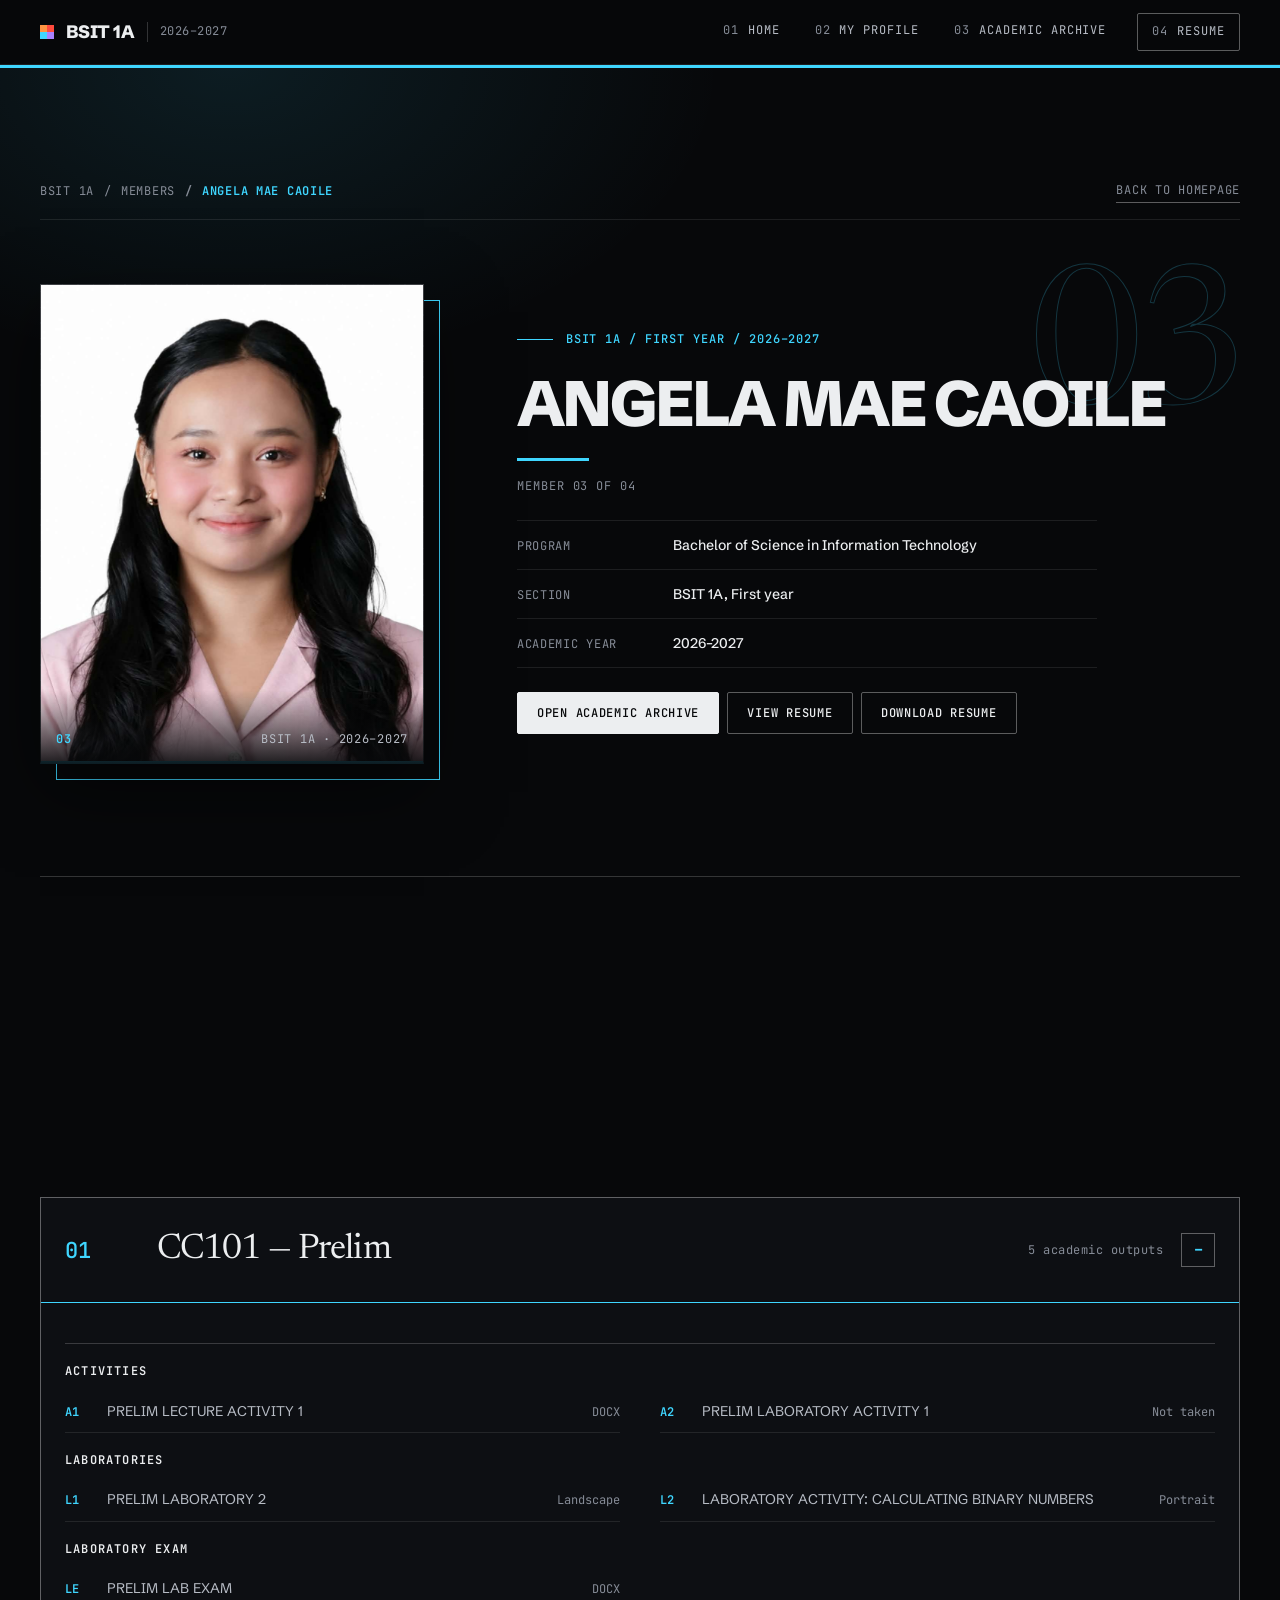
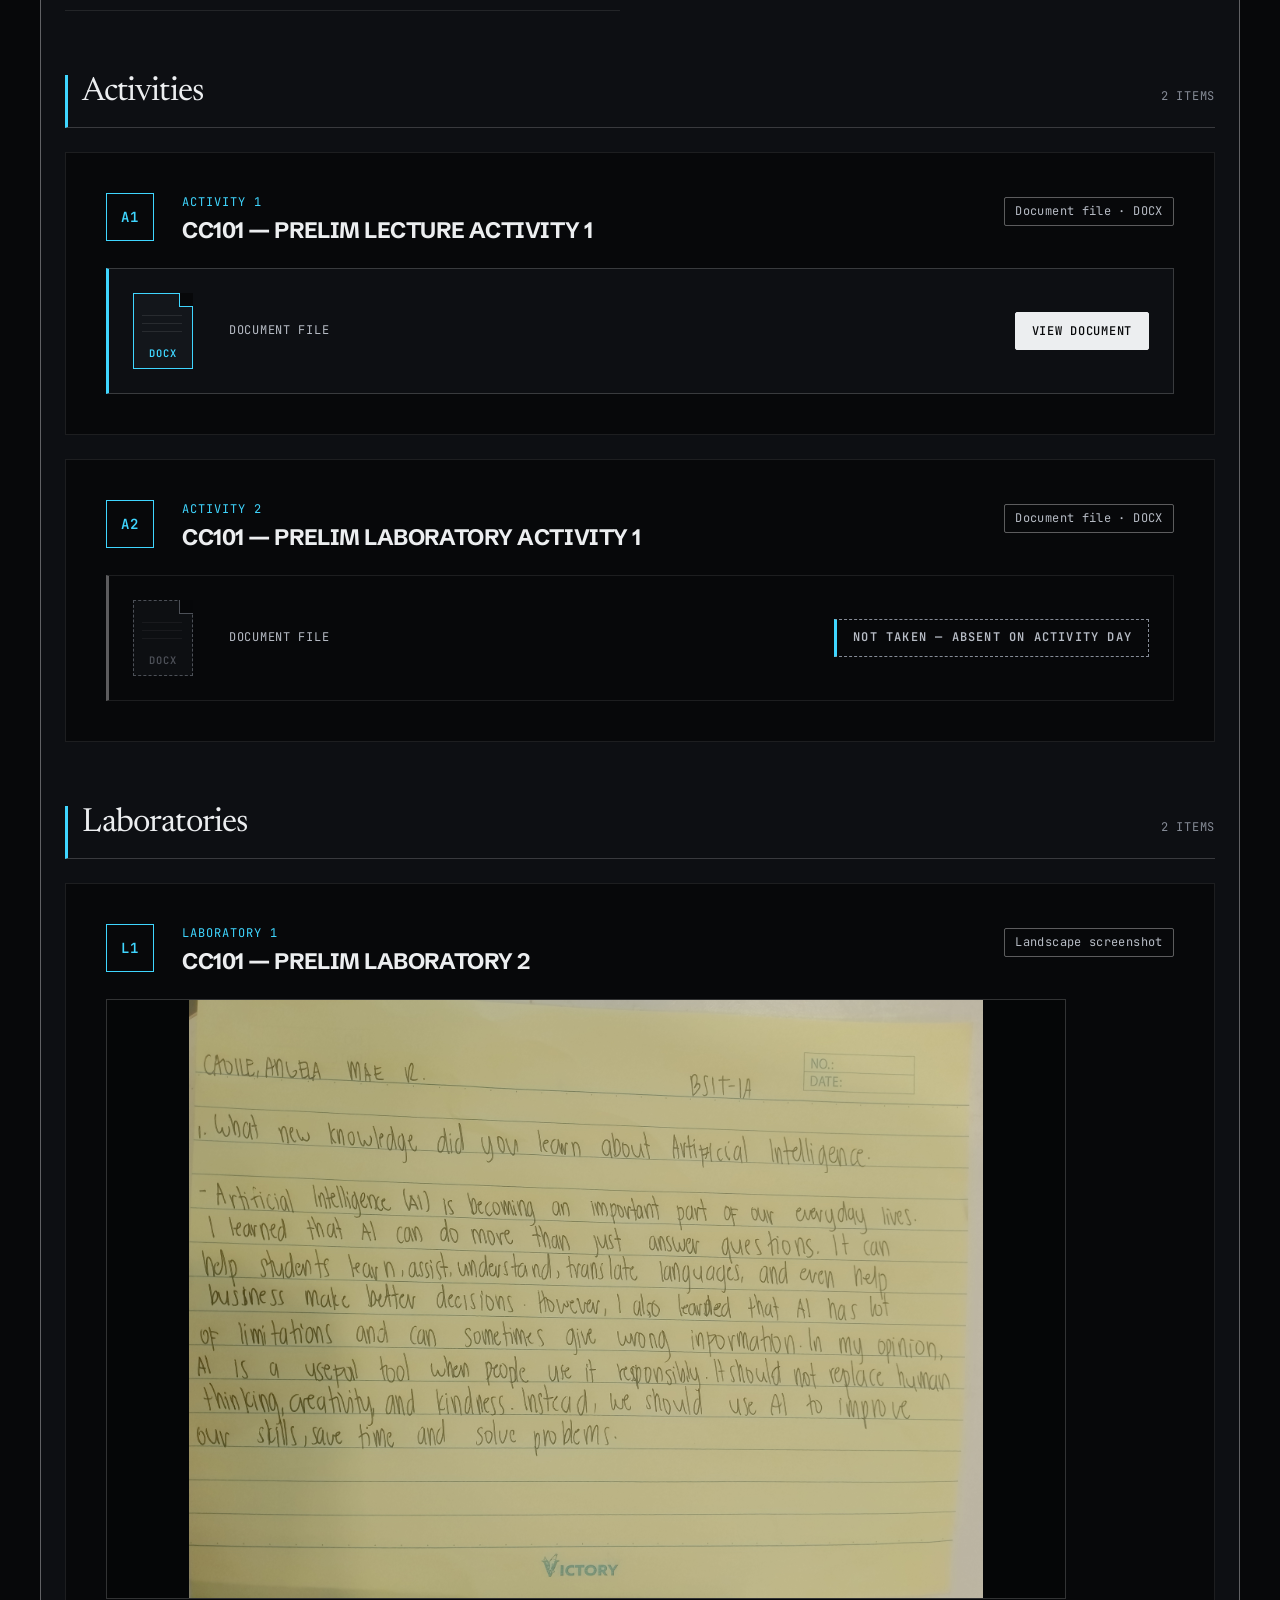
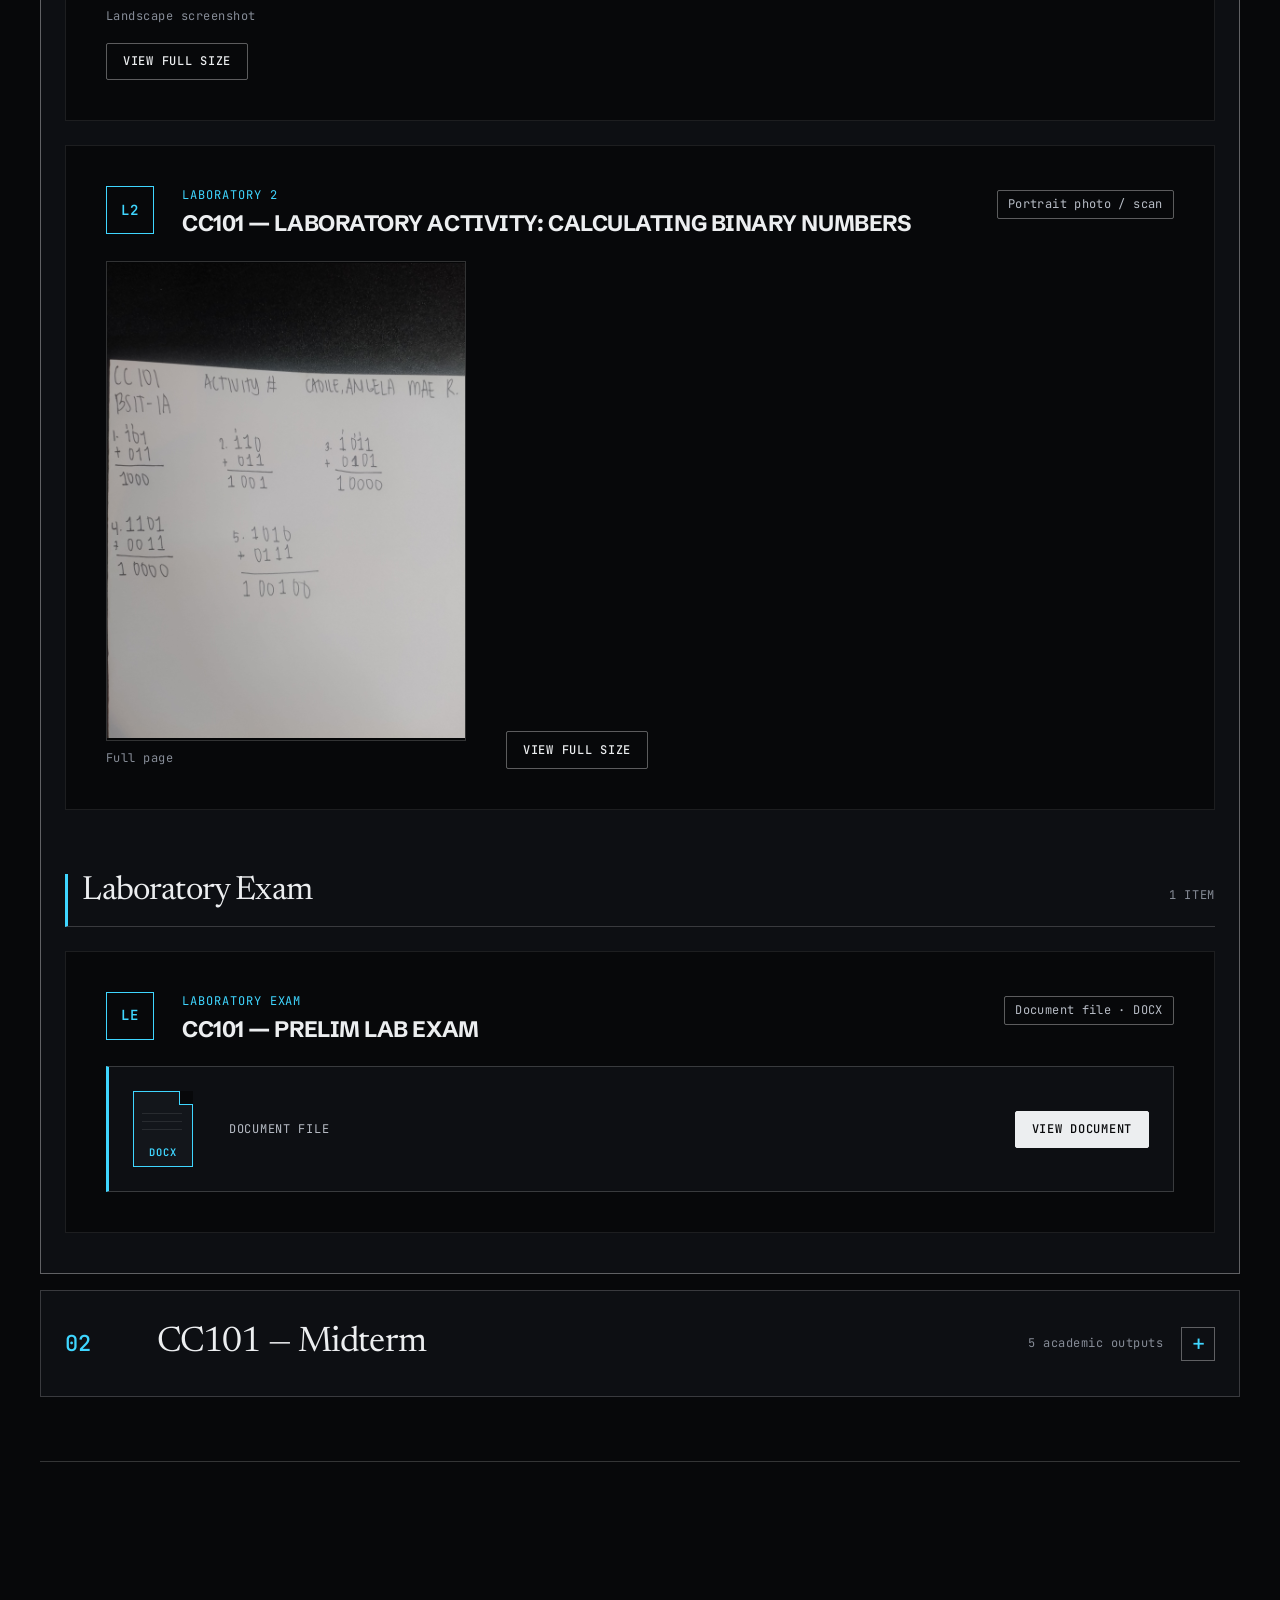
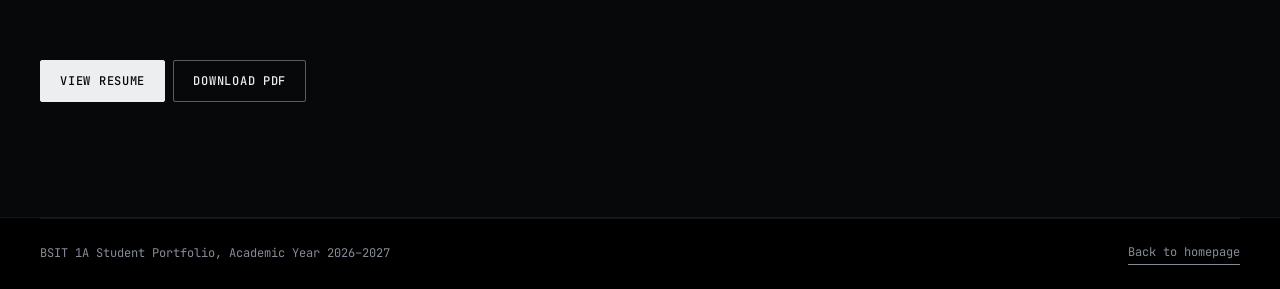
<file: angela.html>
<!DOCTYPE html>
<html lang="en">
<head>
<meta charset="UTF-8">
<meta name="viewport" content="width=device-width, initial-scale=1.0">
<title>ANGELA MAE CAOILE | BSIT 1A Portfolio</title>
<meta name="description" content="BSIT 1A, 2026-2027: first-year Bachelor of Science in Information Technology students, their resumes and personal academic archives.">
<link rel="preconnect" href="https://fonts.googleapis.com"><link rel="preconnect" href="https://fonts.gstatic.com" crossorigin><link href="https://fonts.googleapis.com/css2?family=Newsreader:ital,opsz,wght@0,6..72,400;0,6..72,500;1,6..72,400&family=Schibsted+Grotesk:wght@400;500;600;700;800&family=JetBrains+Mono:wght@400;500;600&display=swap" rel="stylesheet">
<link rel="stylesheet" href="style.css">
<link rel="stylesheet" href="pages.css">
</head>
<body>
<header class="site-header">
<nav class="navbar container" aria-label="Main navigation">
<a href="index.html" class="brand"><strong>BSIT 1A</strong><span>2026&ndash;2027</span></a>
<ul class="nav-links"><li><a href="index.html">Home</a></li><li><a href="#angela">My Profile</a></li><li><a href="#angela-archive">Academic Archive</a></li><li><a href="#resume">Resume</a></li></ul>
<details class="mobile-menu"><summary><span class="menu-open">Menu</span><span class="menu-close">Close</span></summary><ul class="mobile-links"><li><a href="index.html">Home</a></li><li><a href="#angela">My Profile</a></li><li><a href="#angela-archive">Academic Archive</a></li><li><a href="#resume">Resume</a></li></ul></details>
</nav>
</header>

<main>
<section id="angela" class="portfolio m-cyan" aria-labelledby="angela-name">
<div class="container">
<nav class="crumbs" aria-label="Breadcrumb"><ol><li><a href="index.html">BSIT 1A</a></li><li><a href="index.html#members">Members</a></li><li aria-current="page">Angela Mae Caoile</li></ol><a class="crumbs-back" href="index.html">Back to Homepage</a></nav>
<div class="member-layout">
<figure class="profile-portrait"><div class="portrait-wrap"><span class="frame portrait-frame" data-initials="AC" role="img" aria-label="Portrait of Angela Mae Caoile"><img src="images/angela/profile.jpg" alt="" fetchpriority="high" decoding="async"></span></div>
<figcaption><span class="portrait-no">03</span><span>BSIT 1A &middot; 2026&ndash;2027</span></figcaption></figure>
<div class="member-info">
<p class="portfolio-label">BSIT 1A / First year / 2026&ndash;2027</p>
<h1 id="angela-name" class="member-name">ANGELA MAE CAOILE</h1>
<p class="portfolio-kicker">Member 03 of 04</p>
<dl class="info-list"><div><dt>Program</dt><dd>Bachelor of Science in Information Technology</dd></div><div><dt>Section</dt><dd>BSIT 1A, First year</dd></div><div><dt>Academic year</dt><dd>2026&ndash;2027</dd></div></dl>
<p class="profile-actions"><a class="btn btn-solid" href="#angela-archive">Open Academic Archive</a><a class="btn btn-line" href="resumes/angela-resume.html">View Resume</a><a class="btn btn-line" href="files/angela/resume.pdf" download>Download Resume</a></p>
</div>
</div>
<div class="archive academic-archive" id="angela-archive">
<header class="archive-head"><p class="archive-label">Personal academic archive</p><h2>Angela Mae's academic outputs</h2></header>
<div class="course-head"><p class="course-code">CC101</p><div><h3 class="course-title">Introduction to Computing</h3><p class="course-note">Prelim and Midterm</p></div><nav class="course-jump" aria-label="CC101 periods"><a href="#angela-cc101-prelim">Prelim</a><a href="#angela-cc101-midterm">Midterm</a></nav></div>
<details class="period-block academic-period" id="angela-cc101-prelim" open>
<summary><span class="period-no">01</span><span class="period-name">CC101 &mdash; Prelim</span><span class="period-sub">5 academic outputs</span></summary>
<div class="period-content"><ol class="period-index" aria-label="Contents of CC101 Prelim"><li class="index-group">Activities</li><li><a href="#angela-cc101-prelim-lecture-activity-1"><span>A1</span>PRELIM LECTURE ACTIVITY 1<em>DOCX</em></a></li><li><a href="#angela-cc101-prelim-laboratory-activity-1"><span>A2</span>PRELIM LABORATORY ACTIVITY 1<em>Not taken</em></a></li><li class="index-group">Laboratories</li><li><a href="#angela-cc101-prelim-laboratory-2"><span>L1</span>PRELIM LABORATORY 2<em>Landscape</em></a></li><li><a href="#angela-cc101-binary-numbers"><span>L2</span>LABORATORY ACTIVITY: CALCULATING BINARY NUMBERS<em>Portrait</em></a></li><li class="index-group">Laboratory Exam</li><li><a href="#angela-cc101-prelim-lab-exam"><span>LE</span>PRELIM LAB EXAM<em>DOCX</em></a></li></ol><div class="academic-category" id="angela-cc101-prelim-activity"><header class="academic-category-head"><h5>Activities</h5><p>2 items</p></header><ol class="academic-items">
<li><article class="academic-item academic-item--document" id="angela-cc101-prelim-lecture-activity-1">
<header class="academic-item-head"><p class="item-no">A1</p><div><p class="item-type">Activity 1</p><h6>CC101 — PRELIM LECTURE ACTIVITY 1</h6></div><p class="academic-meta"><span class="meta-format">Document file · DOCX</span></p></header>
<div class="academic-document"><div class="doc-icon" aria-hidden="true"><span>DOCX</span></div><div class="doc-info"><p class="doc-kind">Document file</p></div><p class="academic-action"><a class="btn btn-solid" href="images/angela/prelim/prelim-lecture-activity-1.docx" target="_blank" rel="noopener">View document</a></p></div>
</article></li><li><article class="academic-item academic-item--document" id="angela-cc101-prelim-laboratory-activity-1">
<header class="academic-item-head"><p class="item-no">A2</p><div><p class="item-type">Activity 2</p><h6>CC101 — PRELIM LABORATORY ACTIVITY 1</h6></div><p class="academic-meta"><span class="meta-format">Document file · DOCX</span></p></header>
<!-- Not submitted (absent on activity day). Original path kept for reference only, not linked: images/angela/prelim/prelim-laboratory-activity-1.docx --><div class="academic-document academic-document--inactive"><div class="doc-icon" aria-hidden="true"><span>DOCX</span></div><div class="doc-info"><p class="doc-kind">Document file</p></div><p class="academic-action"><span class="academic-status">NOT TAKEN — ABSENT ON ACTIVITY DAY</span></p></div>
</article></li>
</ol></div>
<div class="academic-category" id="angela-cc101-prelim-laboratory"><header class="academic-category-head"><h5>Laboratories</h5><p>2 items</p></header><ol class="academic-items">
<li><article class="academic-item academic-item--landscape" id="angela-cc101-prelim-laboratory-2">
<header class="academic-item-head"><p class="item-no">L1</p><div><p class="item-type">Laboratory 1</p><h6>CC101 — PRELIM LABORATORY 2</h6></div><p class="academic-meta"><span class="meta-format">Landscape screenshot</span></p></header>
<div class="academic-media academic-media--landscape"><figure class="media-figure">
<a class="media-link" href="#view-angela-cc101-prelim-laboratory-2-1" aria-label="View landscape screenshot full size"><span class="frame media-frame is-landscape"><img src="images/angela/prelim/laboratory-01.jpg" alt="Screenshot of CC101 prelim laboratory 2" loading="lazy" decoding="async"></span></a>
<figcaption>Landscape screenshot</figcaption>
<div class="lightbox" id="view-angela-cc101-prelim-laboratory-2-1" role="dialog" aria-label="Landscape screenshot, full size"><a class="lightbox-backdrop" href="#angela-cc101-prelim-laboratory-2" aria-label="Close full size view"></a><img src="images/angela/prelim/laboratory-01.jpg" alt="Screenshot of CC101 prelim laboratory 2" loading="lazy" decoding="async"><a class="lightbox-close" href="#angela-cc101-prelim-laboratory-2">Close</a></div>
</figure></div>
<div class="academic-foot"><p class="academic-action"><a class="btn btn-line" href="#view-angela-cc101-prelim-laboratory-2-1">View full size</a></p></div>
</article></li><li><article class="academic-item academic-item--portrait" id="angela-cc101-binary-numbers">
<header class="academic-item-head"><p class="item-no">L2</p><div><p class="item-type">Laboratory 2</p><h6>CC101 — LABORATORY ACTIVITY: CALCULATING BINARY NUMBERS</h6></div><p class="academic-meta"><span class="meta-format">Portrait photo / scan</span></p></header>
<div class="academic-body"><div class="academic-media academic-media--portrait"><figure class="media-figure">
<a class="media-link" href="#view-angela-cc101-binary-numbers-1" aria-label="View full page full size"><span class="frame media-frame is-portrait"><img src="images/angela/prelim/laboratory-02.jpg" alt="Written answers for the CC101 laboratory activity on calculating binary numbers" loading="lazy" decoding="async"></span></a>
<figcaption>Full page</figcaption>
<div class="lightbox" id="view-angela-cc101-binary-numbers-1" role="dialog" aria-label="Full page, full size"><a class="lightbox-backdrop" href="#angela-cc101-binary-numbers" aria-label="Close full size view"></a><img src="images/angela/prelim/laboratory-02.jpg" alt="Written answers for the CC101 laboratory activity on calculating binary numbers" loading="lazy" decoding="async"><a class="lightbox-close" href="#angela-cc101-binary-numbers">Close</a></div>
</figure></div>
<p class="academic-action"><a class="btn btn-line" href="#view-angela-cc101-binary-numbers-1">View full size</a></p></div>
</article></li>
</ol></div>
<div class="academic-category" id="angela-cc101-prelim-exam"><header class="academic-category-head"><h5>Laboratory Exam</h5><p>1 item</p></header><ol class="academic-items">
<li><article class="academic-item academic-item--document" id="angela-cc101-prelim-lab-exam">
<header class="academic-item-head"><p class="item-no">LE</p><div><p class="item-type">Laboratory Exam</p><h6>CC101 — PRELIM LAB EXAM</h6></div><p class="academic-meta"><span class="meta-format">Document file · DOCX</span></p></header>
<div class="academic-document"><div class="doc-icon" aria-hidden="true"><span>DOCX</span></div><div class="doc-info"><p class="doc-kind">Document file</p></div><p class="academic-action"><a class="btn btn-solid" href="images/angela/prelim/prelim-lab-exam.docx" target="_blank" rel="noopener">View document</a></p></div>
</article></li>
</ol></div></div>
</details>
<details class="period-block academic-period" id="angela-cc101-midterm">
<summary><span class="period-no">02</span><span class="period-name">CC101 &mdash; Midterm</span><span class="period-sub">5 academic outputs</span></summary>
<div class="period-content"><ol class="period-index" aria-label="Contents of CC101 Midterm"><li class="index-group">Activities</li><li><a href="#angela-cc101-keyboard-drawing"><span>A1</span>MIDTERM LABORATORY ACTIVITY 1: KEYBOARD DRAWING<em>Landscape</em></a></li><li class="index-group">Quizzes</li><li><a href="#angela-cc101-midterm-quiz-1-written"><span>Q1</span>MIDTERM QUIZ #1: WRITTEN ANSWERS<em>Portrait</em></a></li><li><a href="#angela-cc101-midterm-quiz-2"><span>Q2</span>MIDTERM QUIZ #2<em>Landscape</em></a></li><li class="index-group">Laboratories</li><li><a href="#angela-cc101-midterm-laboratory-3"><span>L1</span>MIDTERM LABORATORY 3<em>Landscape</em></a></li><li class="index-group">Laboratory Exam</li><li><a href="#angela-cc101-midterm-lab-exam"><span>LE</span>MIDTERM LABORATORY EXAM<em>3 images</em></a></li></ol><div class="academic-category" id="angela-cc101-midterm-activity"><header class="academic-category-head"><h5>Activities</h5><p>1 item</p></header><ol class="academic-items">
<li><article class="academic-item academic-item--landscape academic-item--featured" id="angela-cc101-keyboard-drawing">
<header class="academic-item-head"><p class="item-no">A1</p><div><p class="item-type">Activity 1</p><h6>CC101 — MIDTERM LABORATORY ACTIVITY 1: KEYBOARD DRAWING</h6></div><p class="academic-meta"><span class="meta-format">Landscape screenshot</span></p></header>
<div class="academic-media academic-media--landscape"><figure class="media-figure">
<a class="media-link" href="#view-angela-cc101-keyboard-drawing-1" aria-label="View landscape screenshot full size"><span class="frame media-frame is-landscape"><img src="images/angela/midterm/activity-01.png" alt="Keyboard drawing for CC101 midterm laboratory activity 1" loading="lazy" decoding="async"></span></a>
<figcaption>Landscape screenshot</figcaption>
<div class="lightbox" id="view-angela-cc101-keyboard-drawing-1" role="dialog" aria-label="Landscape screenshot, full size"><a class="lightbox-backdrop" href="#angela-cc101-keyboard-drawing" aria-label="Close full size view"></a><img src="images/angela/midterm/activity-01.png" alt="Keyboard drawing for CC101 midterm laboratory activity 1" loading="lazy" decoding="async"><a class="lightbox-close" href="#angela-cc101-keyboard-drawing">Close</a></div>
</figure></div>
<div class="academic-foot"><p class="academic-action"><a class="btn btn-line" href="#view-angela-cc101-keyboard-drawing-1">View full size</a></p></div>
</article></li>
</ol></div>
<div class="academic-category" id="angela-cc101-midterm-quiz"><header class="academic-category-head"><h5>Quizzes</h5><p>2 items</p></header><ol class="academic-items">
<li><article class="academic-item academic-item--portrait" id="angela-cc101-midterm-quiz-1-written">
<header class="academic-item-head"><p class="item-no">Q1</p><div><p class="item-type">Quiz #1</p><h6>CC101 — MIDTERM QUIZ #1: WRITTEN ANSWERS</h6></div><p class="academic-meta"><span class="meta-format">Portrait photo / scan</span></p></header>
<div class="academic-body"><div class="academic-media academic-media--portrait"><figure class="media-figure">
<a class="media-link" href="#view-angela-cc101-midterm-quiz-1-written-1" aria-label="View full page full size"><span class="frame media-frame is-portrait"><img src="images/angela/midterm/quiz-01.jpg" alt="Photo of written answers for CC101 midterm quiz 1" loading="lazy" decoding="async"></span></a>
<figcaption>Full page</figcaption>
<div class="lightbox" id="view-angela-cc101-midterm-quiz-1-written-1" role="dialog" aria-label="Full page, full size"><a class="lightbox-backdrop" href="#angela-cc101-midterm-quiz-1-written" aria-label="Close full size view"></a><img src="images/angela/midterm/quiz-01.jpg" alt="Photo of written answers for CC101 midterm quiz 1" loading="lazy" decoding="async"><a class="lightbox-close" href="#angela-cc101-midterm-quiz-1-written">Close</a></div>
</figure></div>
<p class="academic-action"><a class="btn btn-line" href="#view-angela-cc101-midterm-quiz-1-written-1">View full size</a></p></div>
</article></li><li><article class="academic-item academic-item--landscape" id="angela-cc101-midterm-quiz-2">
<header class="academic-item-head"><p class="item-no">Q2</p><div><p class="item-type">Quiz #2</p><h6>CC101 — MIDTERM QUIZ #2</h6></div><p class="academic-meta"><span class="meta-format">Landscape screenshot</span></p></header>
<div class="academic-media academic-media--landscape"><figure class="media-figure">
<a class="media-link" href="#view-angela-cc101-midterm-quiz-2-1" aria-label="View landscape screenshot full size"><span class="frame media-frame is-landscape"><img src="images/angela/midterm/quiz-02.jpg" alt="Screenshot of CC101 midterm quiz 2" loading="lazy" decoding="async"></span></a>
<figcaption>Landscape screenshot</figcaption>
<div class="lightbox" id="view-angela-cc101-midterm-quiz-2-1" role="dialog" aria-label="Landscape screenshot, full size"><a class="lightbox-backdrop" href="#angela-cc101-midterm-quiz-2" aria-label="Close full size view"></a><img src="images/angela/midterm/quiz-02.jpg" alt="Screenshot of CC101 midterm quiz 2" loading="lazy" decoding="async"><a class="lightbox-close" href="#angela-cc101-midterm-quiz-2">Close</a></div>
</figure></div>
<div class="academic-foot"><p class="academic-action"><a class="btn btn-line" href="#view-angela-cc101-midterm-quiz-2-1">View full size</a></p></div>
</article></li>
</ol></div>
<div class="academic-category" id="angela-cc101-midterm-laboratory"><header class="academic-category-head"><h5>Laboratories</h5><p>1 item</p></header><ol class="academic-items">
<li><article class="academic-item academic-item--landscape" id="angela-cc101-midterm-laboratory-3">
<header class="academic-item-head"><p class="item-no">L1</p><div><p class="item-type">Laboratory 1</p><h6>CC101 — MIDTERM LABORATORY 3</h6></div><p class="academic-meta"><span class="meta-format">Landscape screenshot</span></p></header>
<div class="academic-media academic-media--landscape"><figure class="media-figure">
<a class="media-link" href="#view-angela-cc101-midterm-laboratory-3-1" aria-label="View landscape screenshot full size"><span class="frame media-frame is-landscape"><img src="images/angela/midterm/laboratory-01.jpeg" alt="Screenshot of CC101 midterm laboratory 3" loading="lazy" decoding="async"></span></a>
<figcaption>Landscape screenshot</figcaption>
<div class="lightbox" id="view-angela-cc101-midterm-laboratory-3-1" role="dialog" aria-label="Landscape screenshot, full size"><a class="lightbox-backdrop" href="#angela-cc101-midterm-laboratory-3" aria-label="Close full size view"></a><img src="images/angela/midterm/laboratory-01.jpeg" alt="Screenshot of CC101 midterm laboratory 3" loading="lazy" decoding="async"><a class="lightbox-close" href="#angela-cc101-midterm-laboratory-3">Close</a></div>
</figure></div>
<div class="academic-foot"><p class="academic-action"><a class="btn btn-line" href="#view-angela-cc101-midterm-laboratory-3-1">View full size</a></p></div>
</article></li>
</ol></div>
<div class="academic-category" id="angela-cc101-midterm-exam"><header class="academic-category-head"><h5>Laboratory Exam</h5><p>1 item</p></header><ol class="academic-items">
<li><article class="academic-item academic-item--set" id="angela-cc101-midterm-lab-exam">
<header class="academic-item-head"><p class="item-no">LE</p><div><p class="item-type">Laboratory Exam</p><h6>CC101 — MIDTERM LABORATORY EXAM</h6></div><p class="academic-meta"><span class="meta-format">Landscape · 3 screenshots</span></p></header>
<div class="academic-media academic-media--set"><figure class="media-figure">
<a class="media-link" href="#view-angela-cc101-midterm-lab-exam-1" aria-label="View screenshot 01 full size"><span class="frame media-frame is-landscape"><img src="images/angela/midterm/lab-exam-01.jpg" alt="Angela Mae's CC101 midterm laboratory exam, screenshot 1" loading="lazy" decoding="async"></span></a>
<figcaption>Screenshot 01</figcaption>
<div class="lightbox" id="view-angela-cc101-midterm-lab-exam-1" role="dialog" aria-label="Screenshot 01, full size"><a class="lightbox-backdrop" href="#angela-cc101-midterm-lab-exam" aria-label="Close full size view"></a><img src="images/angela/midterm/lab-exam-01.jpg" alt="Angela Mae's CC101 midterm laboratory exam, screenshot 1" loading="lazy" decoding="async"><a class="lightbox-close" href="#angela-cc101-midterm-lab-exam">Close</a></div>
</figure><figure class="media-figure">
<a class="media-link" href="#view-angela-cc101-midterm-lab-exam-2" aria-label="View screenshot 02 full size"><span class="frame media-frame is-landscape"><img src="images/angela/midterm/lab-exam-02.jpg" alt="Angela Mae's CC101 midterm laboratory exam, screenshot 2" loading="lazy" decoding="async"></span></a>
<figcaption>Screenshot 02</figcaption>
<div class="lightbox" id="view-angela-cc101-midterm-lab-exam-2" role="dialog" aria-label="Screenshot 02, full size"><a class="lightbox-backdrop" href="#angela-cc101-midterm-lab-exam" aria-label="Close full size view"></a><img src="images/angela/midterm/lab-exam-02.jpg" alt="Angela Mae's CC101 midterm laboratory exam, screenshot 2" loading="lazy" decoding="async"><a class="lightbox-close" href="#angela-cc101-midterm-lab-exam">Close</a></div>
</figure><figure class="media-figure">
<a class="media-link" href="#view-angela-cc101-midterm-lab-exam-3" aria-label="View screenshot 03 full size"><span class="frame media-frame is-landscape"><img src="images/angela/midterm/lab-exam-03.jpg" alt="Angela Mae's CC101 midterm laboratory exam, screenshot 3" loading="lazy" decoding="async"></span></a>
<figcaption>Screenshot 03</figcaption>
<div class="lightbox" id="view-angela-cc101-midterm-lab-exam-3" role="dialog" aria-label="Screenshot 03, full size"><a class="lightbox-backdrop" href="#angela-cc101-midterm-lab-exam" aria-label="Close full size view"></a><img src="images/angela/midterm/lab-exam-03.jpg" alt="Angela Mae's CC101 midterm laboratory exam, screenshot 3" loading="lazy" decoding="async"><a class="lightbox-close" href="#angela-cc101-midterm-lab-exam">Close</a></div>
</figure></div>
</article></li>
</ol></div></div>
</details>
</div>
<div class="archive" id="resume">
<header class="archive-head"><p class="archive-label">Resume</p><h2>Angela Mae's resume</h2></header>
<p class="profile-actions"><a class="btn btn-solid" href="resumes/angela-resume.html">View Resume</a><a class="btn btn-line" href="files/angela/resume.pdf" download>Download PDF</a></p>
<div class="doc-viewer m-cyan" id="view-resume-angela" role="dialog" aria-label="Angela Mae Caoile, Resume"><div class="doc-viewer-bar"><p class="doc-viewer-title"><span>Resume</span>ANGELA MAE CAOILE</p><div class="doc-viewer-actions"><a class="btn btn-line" href="files/angela/resume.pdf" download>Download PDF</a><a class="btn btn-line" href="#angela">Back to profile</a><a class="btn btn-solid" href="#resume">Close</a></div></div><iframe src="files/angela/resume.pdf" title="Angela Mae Caoile, Resume" loading="lazy" decoding="async"></iframe></div>
</div>
</div>
</section>
</main>
<footer class="site-footer"><div class="container"><div class="footer-inner">
<p>BSIT 1A Student Portfolio, Academic Year 2026&ndash;2027</p><a href="index.html">Back to homepage</a>
</div></div></footer>
</body>
</html>
</file>
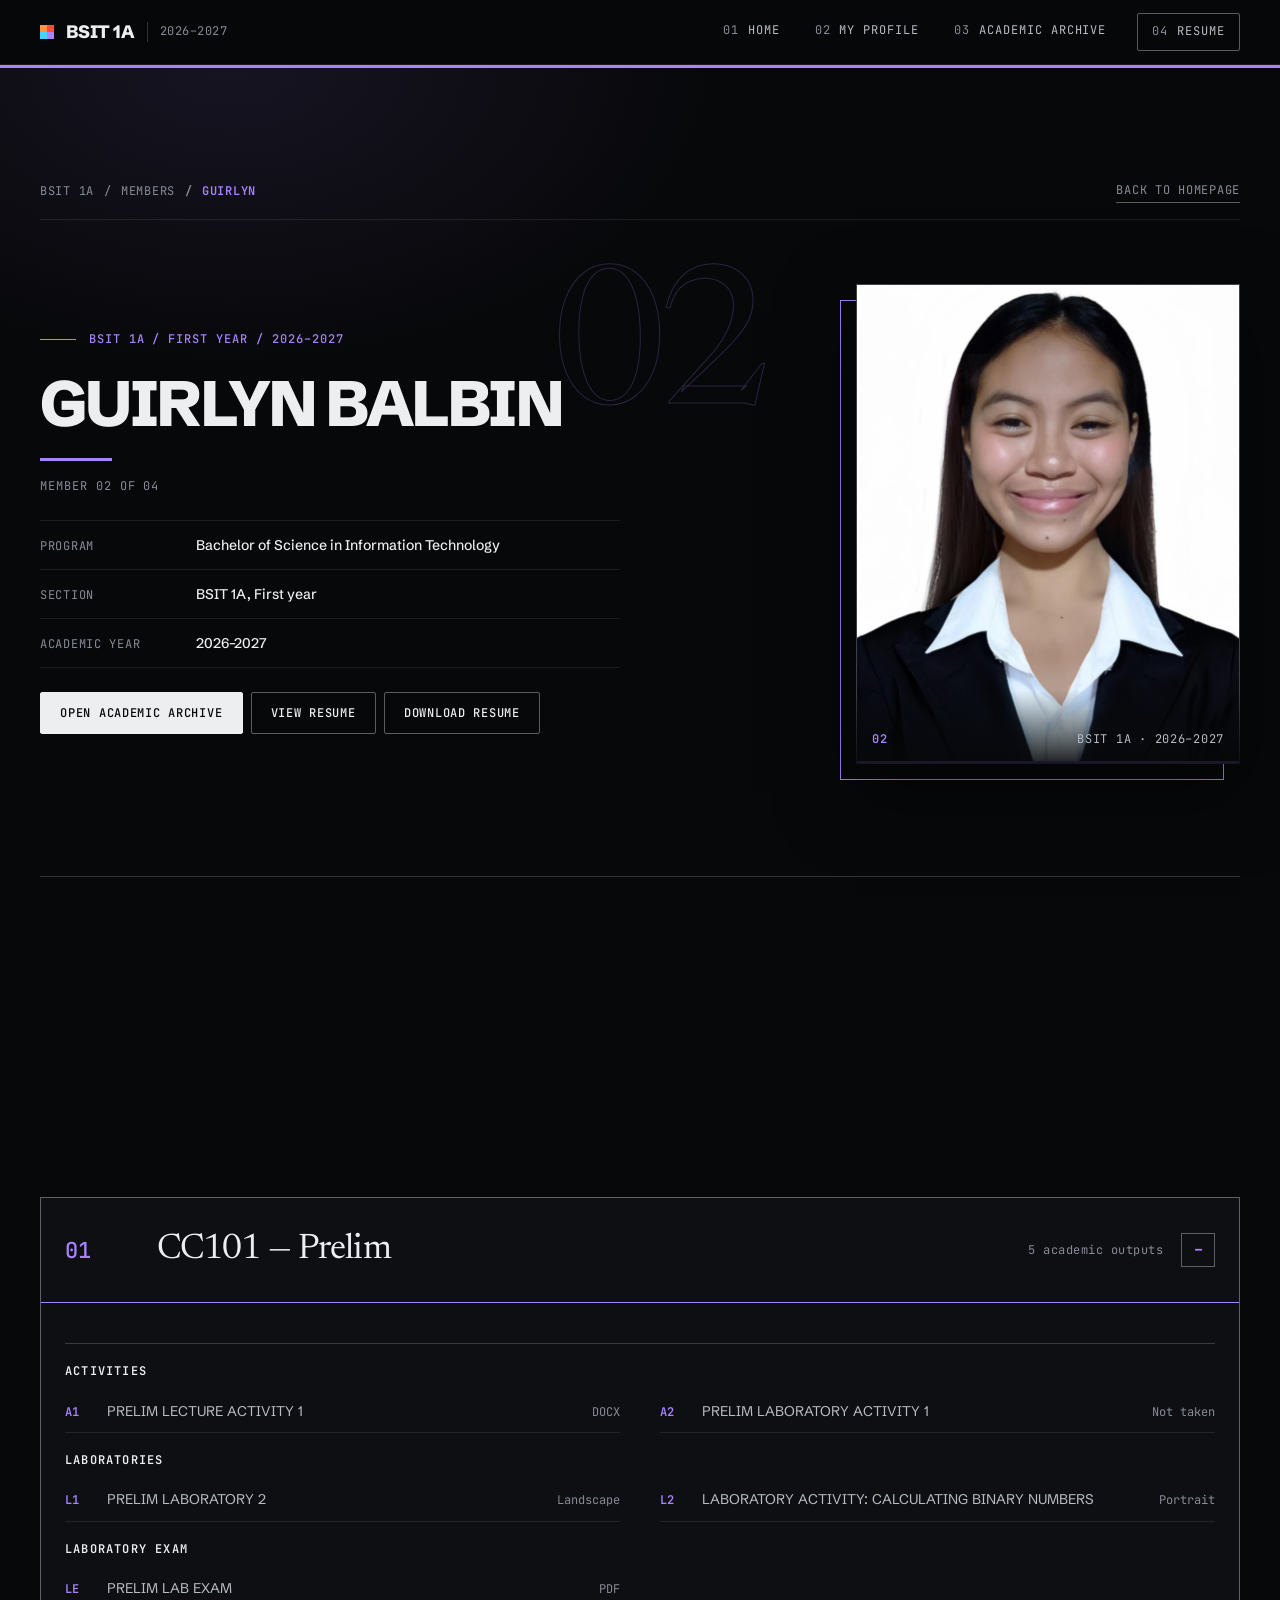
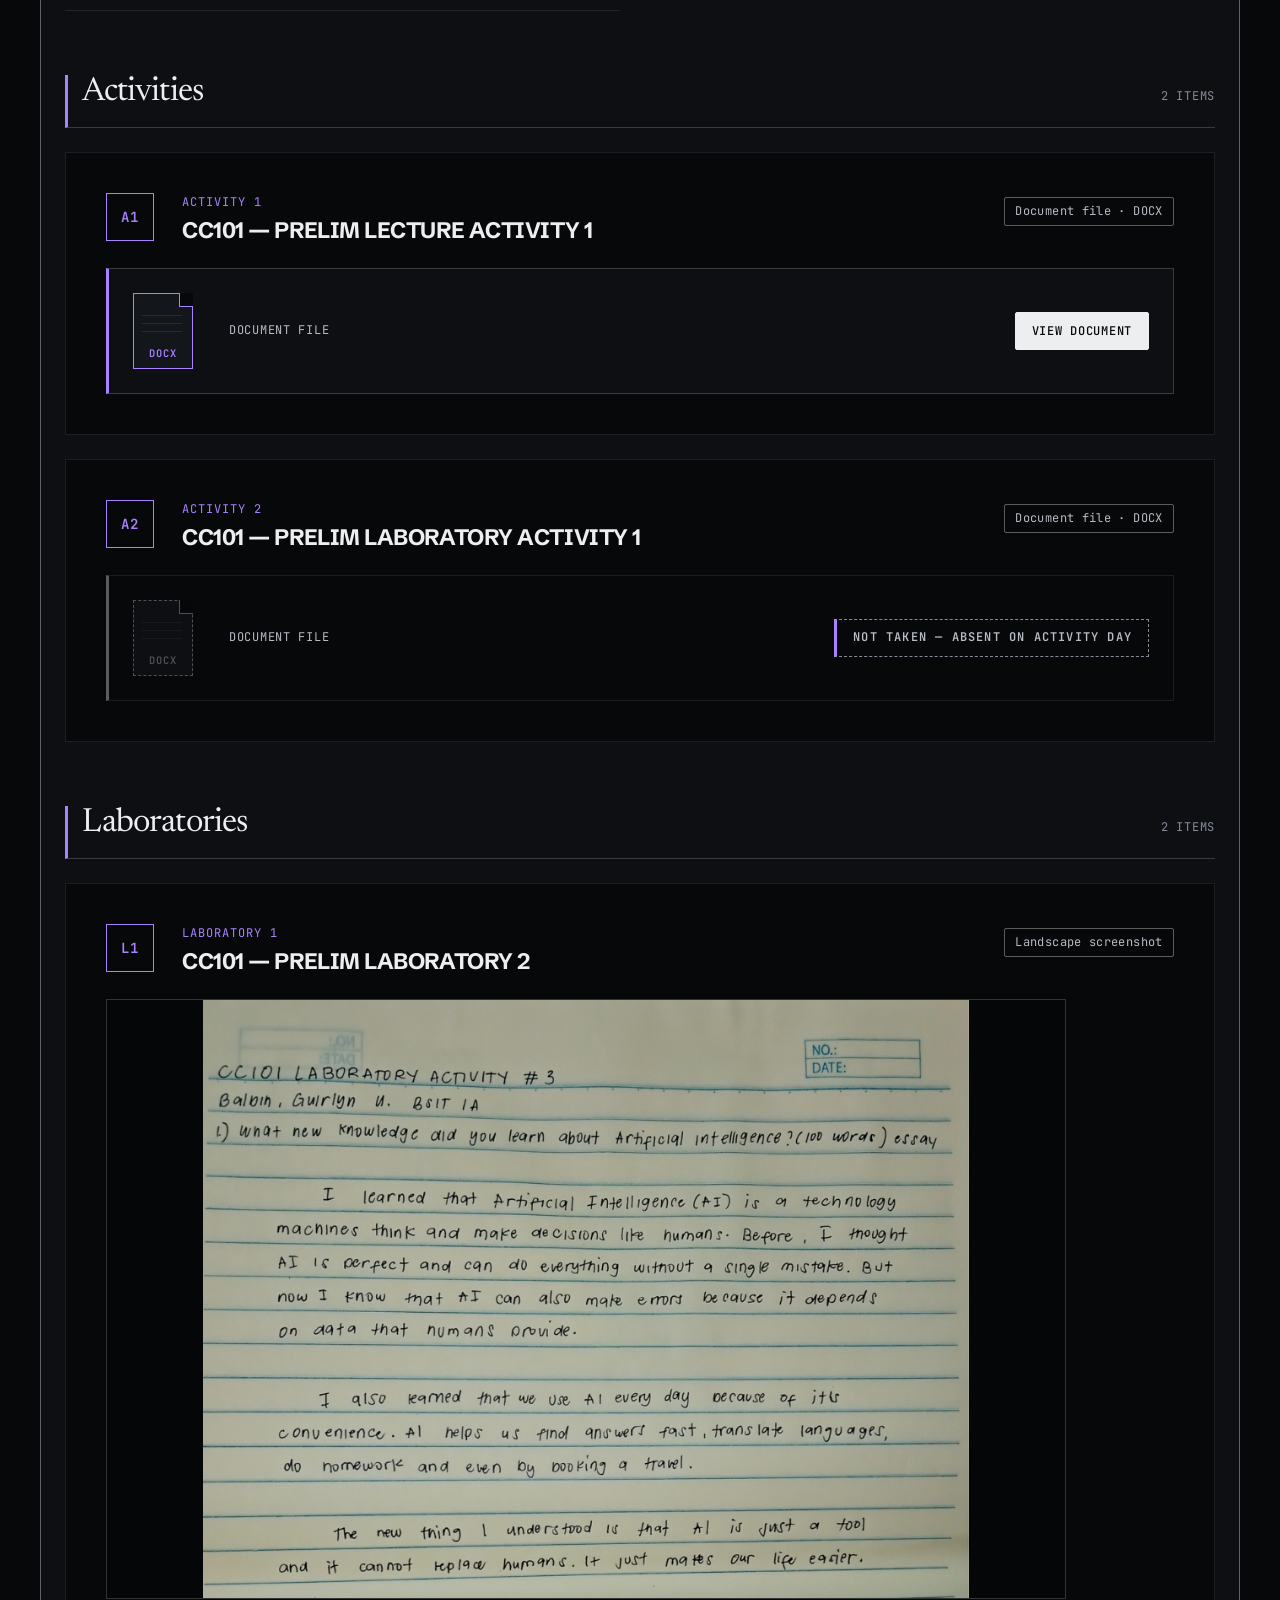
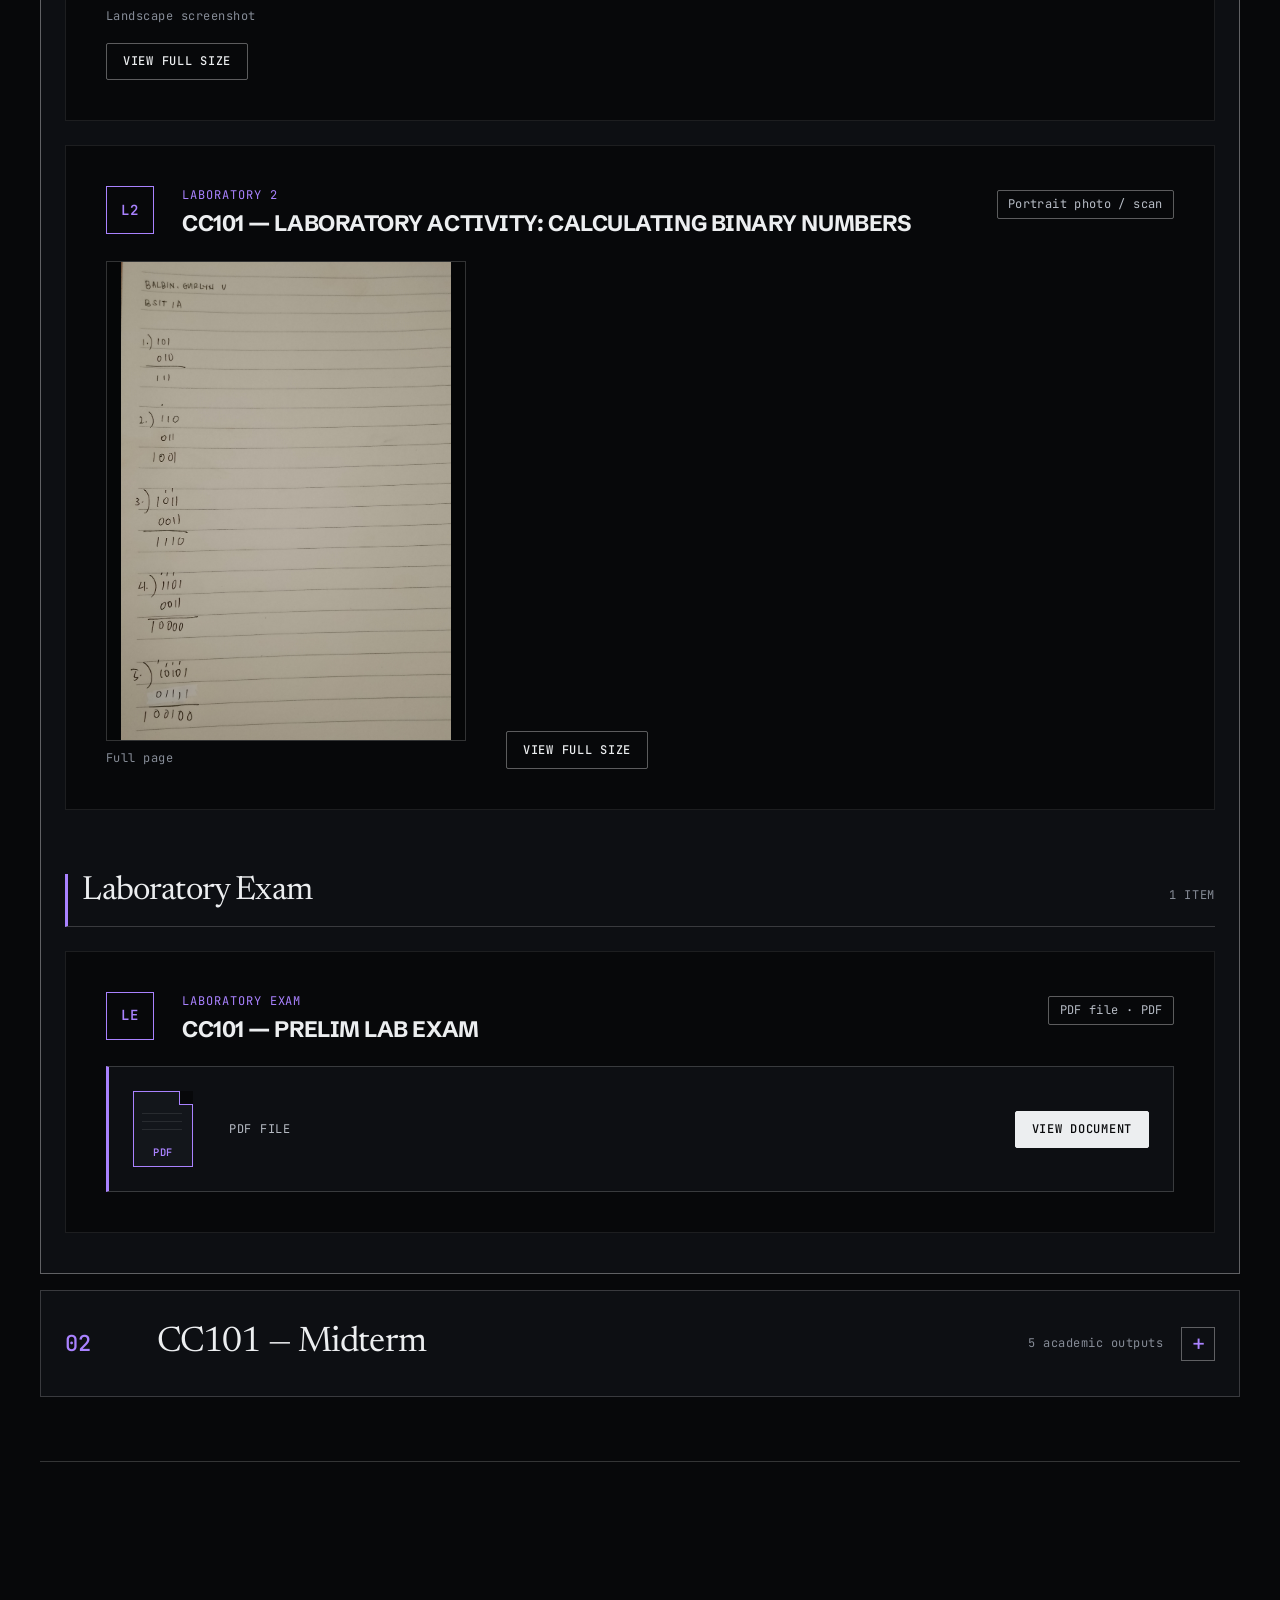
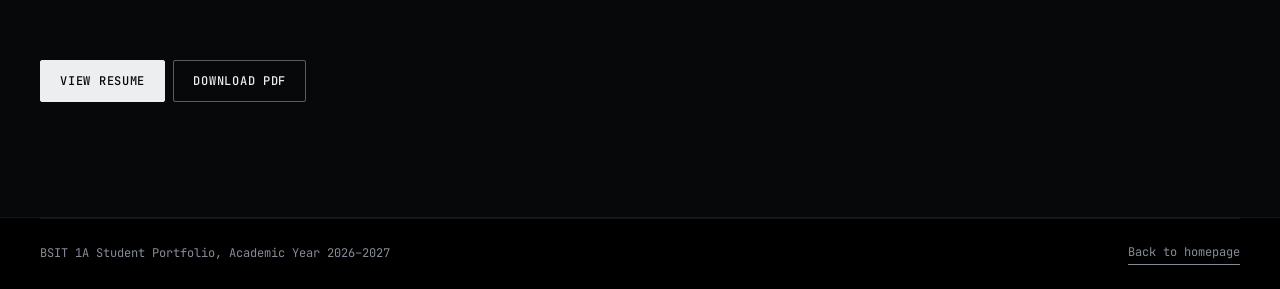
<file: guirlyn.html>
<!DOCTYPE html>
<html lang="en">
<head>
<meta charset="UTF-8">
<meta name="viewport" content="width=device-width, initial-scale=1.0">
<title>GUIRLYN BALBIN | BSIT 1A Portfolio</title>
<meta name="description" content="BSIT 1A, 2026-2027: first-year Bachelor of Science in Information Technology students, their resumes and personal academic archives.">
<link rel="preconnect" href="https://fonts.googleapis.com"><link rel="preconnect" href="https://fonts.gstatic.com" crossorigin><link href="https://fonts.googleapis.com/css2?family=Newsreader:ital,opsz,wght@0,6..72,400;0,6..72,500;1,6..72,400&family=Schibsted+Grotesk:wght@400;500;600;700;800&family=JetBrains+Mono:wght@400;500;600&display=swap" rel="stylesheet">
<link rel="stylesheet" href="style.css">
<link rel="stylesheet" href="pages.css">
</head>
<body>
<header class="site-header">
<nav class="navbar container" aria-label="Main navigation">
<a href="index.html" class="brand"><strong>BSIT 1A</strong><span>2026&ndash;2027</span></a>
<ul class="nav-links"><li><a href="index.html">Home</a></li><li><a href="#guirlyn">My Profile</a></li><li><a href="#guirlyn-archive">Academic Archive</a></li><li><a href="#resume">Resume</a></li></ul>
<details class="mobile-menu"><summary><span class="menu-open">Menu</span><span class="menu-close">Close</span></summary><ul class="mobile-links"><li><a href="index.html">Home</a></li><li><a href="#guirlyn">My Profile</a></li><li><a href="#guirlyn-archive">Academic Archive</a></li><li><a href="#resume">Resume</a></li></ul></details>
</nav>
</header>

<main>
<section id="guirlyn" class="portfolio m-purple" aria-labelledby="guirlyn-name">
<div class="container">
<nav class="crumbs" aria-label="Breadcrumb"><ol><li><a href="index.html">BSIT 1A</a></li><li><a href="index.html#members">Members</a></li><li aria-current="page">Guirlyn</li></ol><a class="crumbs-back" href="index.html">Back to Homepage</a></nav>
<div class="member-layout is-flipped">
<figure class="profile-portrait"><div class="portrait-wrap"><span class="frame portrait-frame" data-initials="GB" role="img" aria-label="Portrait of Guirlyn Balbin"><img src="images/guirlyn/profile.jpg" alt="" fetchpriority="high" decoding="async"></span></div>
<figcaption><span class="portrait-no">02</span><span>BSIT 1A &middot; 2026&ndash;2027</span></figcaption></figure>
<div class="member-info">
<p class="portfolio-label">BSIT 1A / First year / 2026&ndash;2027</p>
<h1 id="guirlyn-name" class="member-name">GUIRLYN BALBIN</h1>
<p class="portfolio-kicker">Member 02 of 04</p>
<dl class="info-list"><div><dt>Program</dt><dd>Bachelor of Science in Information Technology</dd></div><div><dt>Section</dt><dd>BSIT 1A, First year</dd></div><div><dt>Academic year</dt><dd>2026&ndash;2027</dd></div></dl>
<p class="profile-actions"><a class="btn btn-solid" href="#guirlyn-archive">Open Academic Archive</a><a class="btn btn-line" href="resumes/guirlyn-resume.html">View Resume</a><a class="btn btn-line" href="files/guirlyn/resume.pdf" download>Download Resume</a></p>
</div>
</div>
<div class="archive academic-archive" id="guirlyn-archive">
<header class="archive-head"><p class="archive-label">Personal academic archive</p><h2>Guirlyn's academic outputs</h2></header>
<div class="course-head"><p class="course-code">CC101</p><div><h3 class="course-title">Introduction to Computing</h3><p class="course-note">Prelim and Midterm</p></div><nav class="course-jump" aria-label="CC101 periods"><a href="#guirlyn-cc101-prelim">Prelim</a><a href="#guirlyn-cc101-midterm">Midterm</a></nav></div>
<details class="period-block academic-period" id="guirlyn-cc101-prelim" open>
<summary><span class="period-no">01</span><span class="period-name">CC101 &mdash; Prelim</span><span class="period-sub">5 academic outputs</span></summary>
<div class="period-content"><ol class="period-index" aria-label="Contents of CC101 Prelim"><li class="index-group">Activities</li><li><a href="#guirlyn-cc101-prelim-lecture-activity-1"><span>A1</span>PRELIM LECTURE ACTIVITY 1<em>DOCX</em></a></li><li><a href="#guirlyn-cc101-prelim-laboratory-activity-1"><span>A2</span>PRELIM LABORATORY ACTIVITY 1<em>Not taken</em></a></li><li class="index-group">Laboratories</li><li><a href="#guirlyn-cc101-prelim-laboratory-2"><span>L1</span>PRELIM LABORATORY 2<em>Landscape</em></a></li><li><a href="#guirlyn-cc101-binary-numbers"><span>L2</span>LABORATORY ACTIVITY: CALCULATING BINARY NUMBERS<em>Portrait</em></a></li><li class="index-group">Laboratory Exam</li><li><a href="#guirlyn-cc101-prelim-lab-exam"><span>LE</span>PRELIM LAB EXAM<em>PDF</em></a></li></ol><div class="academic-category" id="guirlyn-cc101-prelim-activity"><header class="academic-category-head"><h5>Activities</h5><p>2 items</p></header><ol class="academic-items">
<li><article class="academic-item academic-item--document" id="guirlyn-cc101-prelim-lecture-activity-1">
<header class="academic-item-head"><p class="item-no">A1</p><div><p class="item-type">Activity 1</p><h6>CC101 — PRELIM LECTURE ACTIVITY 1</h6></div><p class="academic-meta"><span class="meta-format">Document file · DOCX</span></p></header>
<div class="academic-document"><div class="doc-icon" aria-hidden="true"><span>DOCX</span></div><div class="doc-info"><p class="doc-kind">Document file</p></div><p class="academic-action"><a class="btn btn-solid" href="images/guirlyn/prelim/prelim-lecture-activity-1.docx" target="_blank" rel="noopener">View document</a></p></div>
</article></li><li><article class="academic-item academic-item--document" id="guirlyn-cc101-prelim-laboratory-activity-1">
<header class="academic-item-head"><p class="item-no">A2</p><div><p class="item-type">Activity 2</p><h6>CC101 — PRELIM LABORATORY ACTIVITY 1</h6></div><p class="academic-meta"><span class="meta-format">Document file · DOCX</span></p></header>
<!-- Not submitted (absent on activity day). Original path kept for reference only, not linked: images/guirlyn/prelim/prelim-laboratory-activity-1.docx --><div class="academic-document academic-document--inactive"><div class="doc-icon" aria-hidden="true"><span>DOCX</span></div><div class="doc-info"><p class="doc-kind">Document file</p></div><p class="academic-action"><span class="academic-status">NOT TAKEN — ABSENT ON ACTIVITY DAY</span></p></div>
</article></li>
</ol></div>
<div class="academic-category" id="guirlyn-cc101-prelim-laboratory"><header class="academic-category-head"><h5>Laboratories</h5><p>2 items</p></header><ol class="academic-items">
<li><article class="academic-item academic-item--landscape" id="guirlyn-cc101-prelim-laboratory-2">
<header class="academic-item-head"><p class="item-no">L1</p><div><p class="item-type">Laboratory 1</p><h6>CC101 — PRELIM LABORATORY 2</h6></div><p class="academic-meta"><span class="meta-format">Landscape screenshot</span></p></header>
<div class="academic-media academic-media--landscape"><figure class="media-figure">
<a class="media-link" href="#view-guirlyn-cc101-prelim-laboratory-2-1" aria-label="View landscape screenshot full size"><span class="frame media-frame is-landscape"><img src="images/guirlyn/prelim/laboratory-01.jpg" alt="Screenshot of CC101 prelim laboratory 2" loading="lazy" decoding="async"></span></a>
<figcaption>Landscape screenshot</figcaption>
<div class="lightbox" id="view-guirlyn-cc101-prelim-laboratory-2-1" role="dialog" aria-label="Landscape screenshot, full size"><a class="lightbox-backdrop" href="#guirlyn-cc101-prelim-laboratory-2" aria-label="Close full size view"></a><img src="images/guirlyn/prelim/laboratory-01.jpg" alt="Screenshot of CC101 prelim laboratory 2" loading="lazy" decoding="async"><a class="lightbox-close" href="#guirlyn-cc101-prelim-laboratory-2">Close</a></div>
</figure></div>
<div class="academic-foot"><p class="academic-action"><a class="btn btn-line" href="#view-guirlyn-cc101-prelim-laboratory-2-1">View full size</a></p></div>
</article></li><li><article class="academic-item academic-item--portrait" id="guirlyn-cc101-binary-numbers">
<header class="academic-item-head"><p class="item-no">L2</p><div><p class="item-type">Laboratory 2</p><h6>CC101 — LABORATORY ACTIVITY: CALCULATING BINARY NUMBERS</h6></div><p class="academic-meta"><span class="meta-format">Portrait photo / scan</span></p></header>
<div class="academic-body"><div class="academic-media academic-media--portrait"><figure class="media-figure">
<a class="media-link" href="#view-guirlyn-cc101-binary-numbers-1" aria-label="View full page full size"><span class="frame media-frame is-portrait"><img src="images/guirlyn/prelim/laboratory-02.jpg" alt="Written answers for the CC101 laboratory activity on calculating binary numbers" loading="lazy" decoding="async"></span></a>
<figcaption>Full page</figcaption>
<div class="lightbox" id="view-guirlyn-cc101-binary-numbers-1" role="dialog" aria-label="Full page, full size"><a class="lightbox-backdrop" href="#guirlyn-cc101-binary-numbers" aria-label="Close full size view"></a><img src="images/guirlyn/prelim/laboratory-02.jpg" alt="Written answers for the CC101 laboratory activity on calculating binary numbers" loading="lazy" decoding="async"><a class="lightbox-close" href="#guirlyn-cc101-binary-numbers">Close</a></div>
</figure></div>
<p class="academic-action"><a class="btn btn-line" href="#view-guirlyn-cc101-binary-numbers-1">View full size</a></p></div>
</article></li>
</ol></div>
<div class="academic-category" id="guirlyn-cc101-prelim-exam"><header class="academic-category-head"><h5>Laboratory Exam</h5><p>1 item</p></header><ol class="academic-items">
<li><article class="academic-item academic-item--document" id="guirlyn-cc101-prelim-lab-exam">
<header class="academic-item-head"><p class="item-no">LE</p><div><p class="item-type">Laboratory Exam</p><h6>CC101 — PRELIM LAB EXAM</h6></div><p class="academic-meta"><span class="meta-format">PDF file · PDF</span></p></header>
<div class="academic-document"><div class="doc-icon" aria-hidden="true"><span>PDF</span></div><div class="doc-info"><p class="doc-kind">PDF file</p></div><p class="academic-action"><a class="btn btn-solid" href="images/guirlyn/prelim/prelim-lab-exam.pdf" target="_blank" rel="noopener">View document</a></p></div>
</article></li>
</ol></div></div>
</details>
<details class="period-block academic-period" id="guirlyn-cc101-midterm">
<summary><span class="period-no">02</span><span class="period-name">CC101 &mdash; Midterm</span><span class="period-sub">5 academic outputs</span></summary>
<div class="period-content"><ol class="period-index" aria-label="Contents of CC101 Midterm"><li class="index-group">Activities</li><li><a href="#guirlyn-cc101-keyboard-drawing"><span>A1</span>MIDTERM LABORATORY ACTIVITY 1: KEYBOARD DRAWING<em>Landscape</em></a></li><li class="index-group">Quizzes</li><li><a href="#guirlyn-cc101-midterm-quiz-1-written"><span>Q1</span>MIDTERM QUIZ #1: WRITTEN ANSWERS<em>Portrait</em></a></li><li><a href="#guirlyn-cc101-midterm-quiz-2"><span>Q2</span>MIDTERM QUIZ #2<em>Landscape</em></a></li><li class="index-group">Laboratories</li><li><a href="#guirlyn-cc101-midterm-laboratory-3"><span>L1</span>MIDTERM LABORATORY 3<em>Landscape</em></a></li><li class="index-group">Laboratory Exam</li><li><a href="#guirlyn-cc101-midterm-lab-exam"><span>LE</span>MIDTERM LABORATORY EXAM<em>Landscape</em></a></li></ol><div class="academic-category" id="guirlyn-cc101-midterm-activity"><header class="academic-category-head"><h5>Activities</h5><p>1 item</p></header><ol class="academic-items">
<li><article class="academic-item academic-item--landscape academic-item--featured" id="guirlyn-cc101-keyboard-drawing">
<header class="academic-item-head"><p class="item-no">A1</p><div><p class="item-type">Activity 1</p><h6>CC101 — MIDTERM LABORATORY ACTIVITY 1: KEYBOARD DRAWING</h6></div><p class="academic-meta"><span class="meta-format">Landscape screenshot</span></p></header>
<div class="academic-media academic-media--landscape"><figure class="media-figure">
<a class="media-link" href="#view-guirlyn-cc101-keyboard-drawing-1" aria-label="View landscape screenshot full size"><span class="frame media-frame is-landscape"><img src="images/guirlyn/midterm/activity-01.jpg" alt="Keyboard drawing for CC101 midterm laboratory activity 1" loading="lazy" decoding="async"></span></a>
<figcaption>Landscape screenshot</figcaption>
<div class="lightbox" id="view-guirlyn-cc101-keyboard-drawing-1" role="dialog" aria-label="Landscape screenshot, full size"><a class="lightbox-backdrop" href="#guirlyn-cc101-keyboard-drawing" aria-label="Close full size view"></a><img src="images/guirlyn/midterm/activity-01.jpg" alt="Keyboard drawing for CC101 midterm laboratory activity 1" loading="lazy" decoding="async"><a class="lightbox-close" href="#guirlyn-cc101-keyboard-drawing">Close</a></div>
</figure></div>
<div class="academic-foot"><p class="academic-action"><a class="btn btn-line" href="#view-guirlyn-cc101-keyboard-drawing-1">View full size</a></p></div>
</article></li>
</ol></div>
<div class="academic-category" id="guirlyn-cc101-midterm-quiz"><header class="academic-category-head"><h5>Quizzes</h5><p>2 items</p></header><ol class="academic-items">
<li><article class="academic-item academic-item--portrait" id="guirlyn-cc101-midterm-quiz-1-written">
<header class="academic-item-head"><p class="item-no">Q1</p><div><p class="item-type">Quiz #1</p><h6>CC101 — MIDTERM QUIZ #1: WRITTEN ANSWERS</h6></div><p class="academic-meta"><span class="meta-format">Portrait photo / scan</span></p></header>
<div class="academic-body"><div class="academic-media academic-media--portrait"><figure class="media-figure">
<a class="media-link" href="#view-guirlyn-cc101-midterm-quiz-1-written-1" aria-label="View full page full size"><span class="frame media-frame is-portrait"><img src="images/guirlyn/midterm/quiz-01.jpg" alt="Photo of written answers for CC101 midterm quiz 1" loading="lazy" decoding="async"></span></a>
<figcaption>Full page</figcaption>
<div class="lightbox" id="view-guirlyn-cc101-midterm-quiz-1-written-1" role="dialog" aria-label="Full page, full size"><a class="lightbox-backdrop" href="#guirlyn-cc101-midterm-quiz-1-written" aria-label="Close full size view"></a><img src="images/guirlyn/midterm/quiz-01.jpg" alt="Photo of written answers for CC101 midterm quiz 1" loading="lazy" decoding="async"><a class="lightbox-close" href="#guirlyn-cc101-midterm-quiz-1-written">Close</a></div>
</figure></div>
<p class="academic-action"><a class="btn btn-line" href="#view-guirlyn-cc101-midterm-quiz-1-written-1">View full size</a></p></div>
</article></li><li><article class="academic-item academic-item--landscape" id="guirlyn-cc101-midterm-quiz-2">
<header class="academic-item-head"><p class="item-no">Q2</p><div><p class="item-type">Quiz #2</p><h6>CC101 — MIDTERM QUIZ #2</h6></div><p class="academic-meta"><span class="meta-format">Landscape screenshot</span></p></header>
<div class="academic-media academic-media--landscape"><figure class="media-figure">
<a class="media-link" href="#view-guirlyn-cc101-midterm-quiz-2-1" aria-label="View landscape screenshot full size"><span class="frame media-frame is-landscape"><img src="images/guirlyn/midterm/quiz-02.jpg" alt="Screenshot of CC101 midterm quiz 2" loading="lazy" decoding="async"></span></a>
<figcaption>Landscape screenshot</figcaption>
<div class="lightbox" id="view-guirlyn-cc101-midterm-quiz-2-1" role="dialog" aria-label="Landscape screenshot, full size"><a class="lightbox-backdrop" href="#guirlyn-cc101-midterm-quiz-2" aria-label="Close full size view"></a><img src="images/guirlyn/midterm/quiz-02.jpg" alt="Screenshot of CC101 midterm quiz 2" loading="lazy" decoding="async"><a class="lightbox-close" href="#guirlyn-cc101-midterm-quiz-2">Close</a></div>
</figure></div>
<div class="academic-foot"><p class="academic-action"><a class="btn btn-line" href="#view-guirlyn-cc101-midterm-quiz-2-1">View full size</a></p></div>
</article></li>
</ol></div>
<div class="academic-category" id="guirlyn-cc101-midterm-laboratory"><header class="academic-category-head"><h5>Laboratories</h5><p>1 item</p></header><ol class="academic-items">
<li><article class="academic-item academic-item--landscape" id="guirlyn-cc101-midterm-laboratory-3">
<header class="academic-item-head"><p class="item-no">L1</p><div><p class="item-type">Laboratory 1</p><h6>CC101 — MIDTERM LABORATORY 3</h6></div><p class="academic-meta"><span class="meta-format">Landscape screenshot</span></p></header>
<div class="academic-media academic-media--landscape"><figure class="media-figure">
<a class="media-link" href="#view-guirlyn-cc101-midterm-laboratory-3-1" aria-label="View landscape screenshot full size"><span class="frame media-frame is-landscape"><img src="images/guirlyn/midterm/laboratory-01.png" alt="Screenshot of CC101 midterm laboratory 3" loading="lazy" decoding="async"></span></a>
<figcaption>Landscape screenshot</figcaption>
<div class="lightbox" id="view-guirlyn-cc101-midterm-laboratory-3-1" role="dialog" aria-label="Landscape screenshot, full size"><a class="lightbox-backdrop" href="#guirlyn-cc101-midterm-laboratory-3" aria-label="Close full size view"></a><img src="images/guirlyn/midterm/laboratory-01.png" alt="Screenshot of CC101 midterm laboratory 3" loading="lazy" decoding="async"><a class="lightbox-close" href="#guirlyn-cc101-midterm-laboratory-3">Close</a></div>
</figure></div>
<div class="academic-foot"><p class="academic-action"><a class="btn btn-line" href="#view-guirlyn-cc101-midterm-laboratory-3-1">View full size</a></p></div>
</article></li>
</ol></div>
<div class="academic-category" id="guirlyn-cc101-midterm-exam"><header class="academic-category-head"><h5>Laboratory Exam</h5><p>1 item</p></header><ol class="academic-items">
<li><article class="academic-item academic-item--landscape" id="guirlyn-cc101-midterm-lab-exam">
<header class="academic-item-head"><p class="item-no">LE</p><div><p class="item-type">Laboratory Exam</p><h6>CC101 — MIDTERM LABORATORY EXAM</h6></div><p class="academic-meta"><span class="meta-format">Landscape screenshot</span></p></header>
<div class="academic-media academic-media--landscape"><figure class="media-figure">
<a class="media-link" href="#view-guirlyn-cc101-midterm-lab-exam-1" aria-label="View landscape screenshot full size"><span class="frame media-frame is-landscape"><img src="images/guirlyn/midterm/lab-exam-01.png" alt="Guirlyn's CC101 midterm laboratory exam, screenshot 1" loading="lazy" decoding="async"></span></a>
<figcaption>Landscape screenshot</figcaption>
<div class="lightbox" id="view-guirlyn-cc101-midterm-lab-exam-1" role="dialog" aria-label="Landscape screenshot, full size"><a class="lightbox-backdrop" href="#guirlyn-cc101-midterm-lab-exam" aria-label="Close full size view"></a><img src="images/guirlyn/midterm/lab-exam-01.png" alt="Guirlyn's CC101 midterm laboratory exam, screenshot 1" loading="lazy" decoding="async"><a class="lightbox-close" href="#guirlyn-cc101-midterm-lab-exam">Close</a></div>
</figure></div>
<div class="academic-foot"><p class="academic-action"><a class="btn btn-line" href="#view-guirlyn-cc101-midterm-lab-exam-1">View full size</a></p></div>
</article></li>
</ol></div></div>
</details>
</div>
<div class="archive" id="resume">
<header class="archive-head"><p class="archive-label">Resume</p><h2>Guirlyn's resume</h2></header>
<p class="profile-actions"><a class="btn btn-solid" href="resumes/guirlyn-resume.html">View Resume</a><a class="btn btn-line" href="files/guirlyn/resume.pdf" download>Download PDF</a></p>
<div class="doc-viewer m-purple" id="view-resume-guirlyn" role="dialog" aria-label="Guirlyn Balbin, Resume"><div class="doc-viewer-bar"><p class="doc-viewer-title"><span>Resume</span>GUIRLYN BALBIN</p><div class="doc-viewer-actions"><a class="btn btn-line" href="files/guirlyn/resume.pdf" download>Download PDF</a><a class="btn btn-line" href="#guirlyn">Back to profile</a><a class="btn btn-solid" href="#resume">Close</a></div></div><iframe src="files/guirlyn/resume.pdf" title="Guirlyn Balbin, Resume" loading="lazy" decoding="async"></iframe></div>
</div>
</div>
</section>
</main>
<footer class="site-footer"><div class="container"><div class="footer-inner">
<p>BSIT 1A Student Portfolio, Academic Year 2026&ndash;2027</p><a href="index.html">Back to homepage</a>
</div></div></footer>
</body>
</html>
</file>
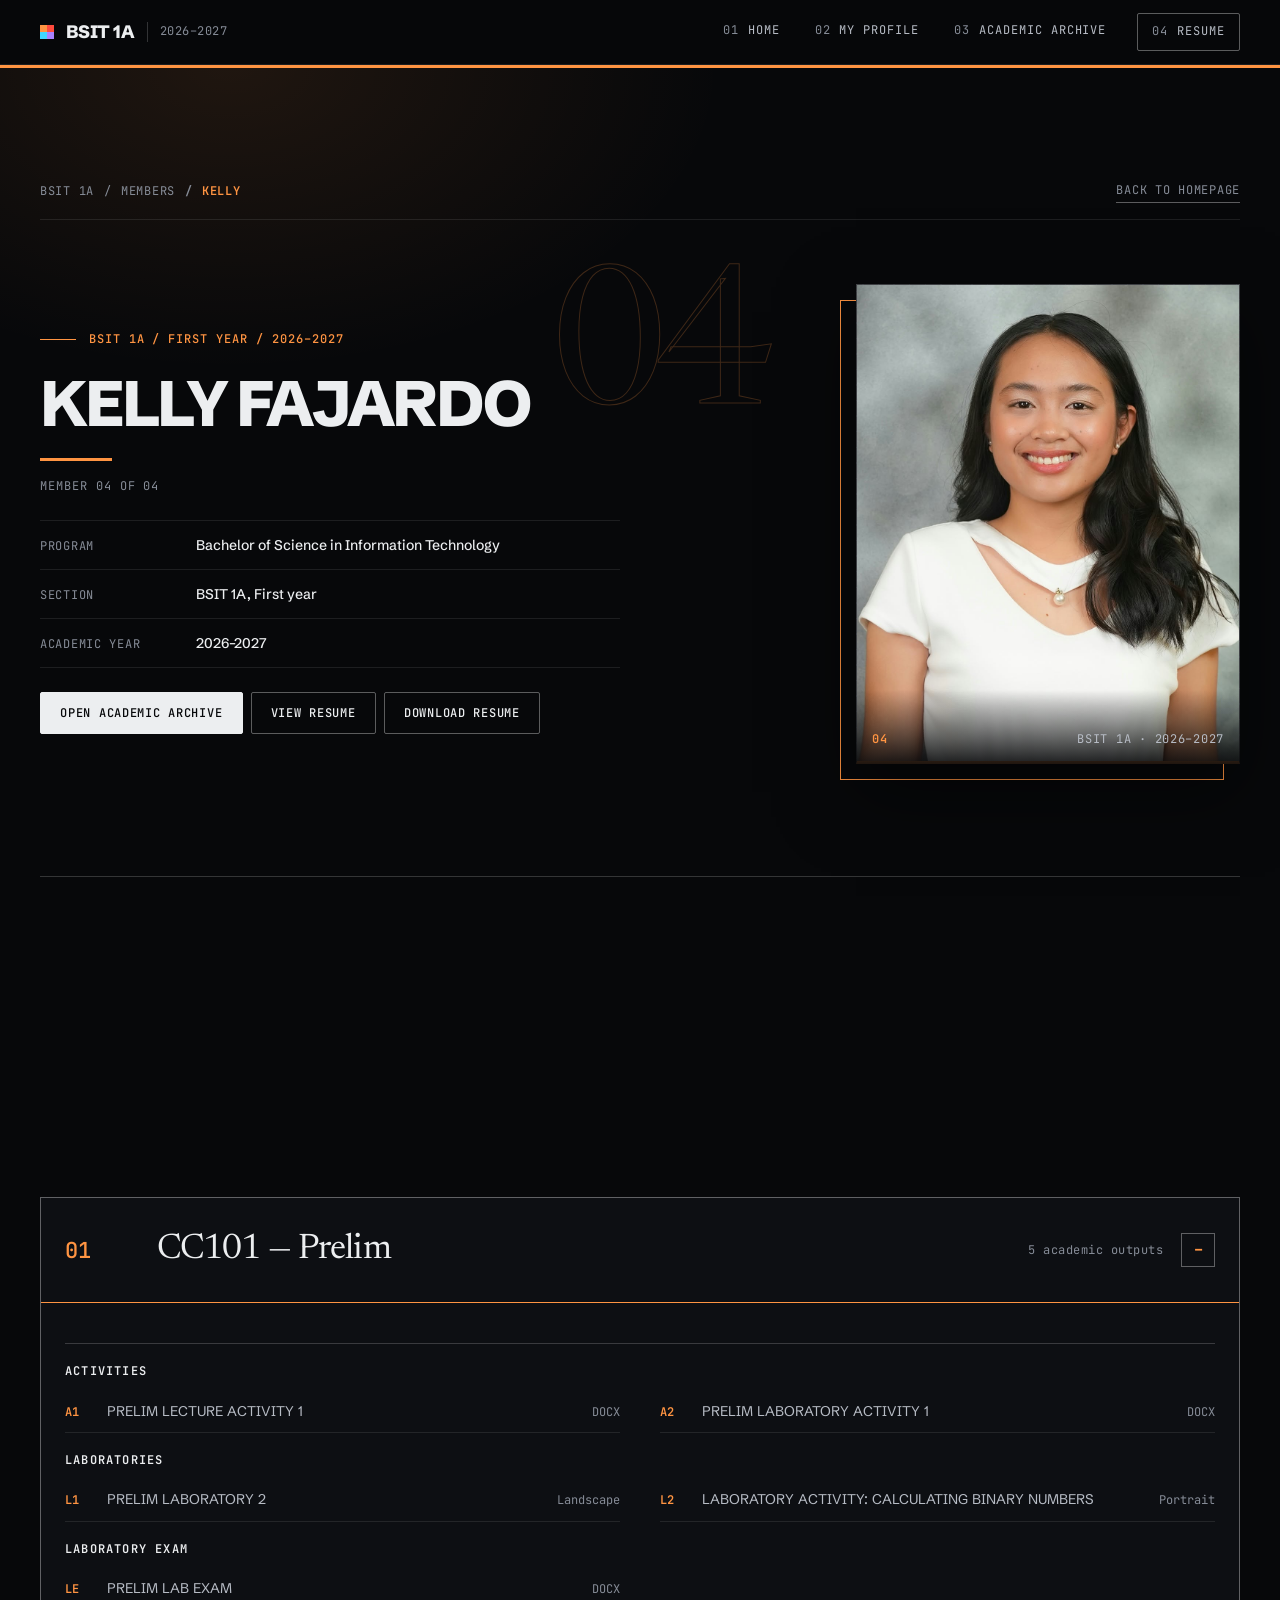
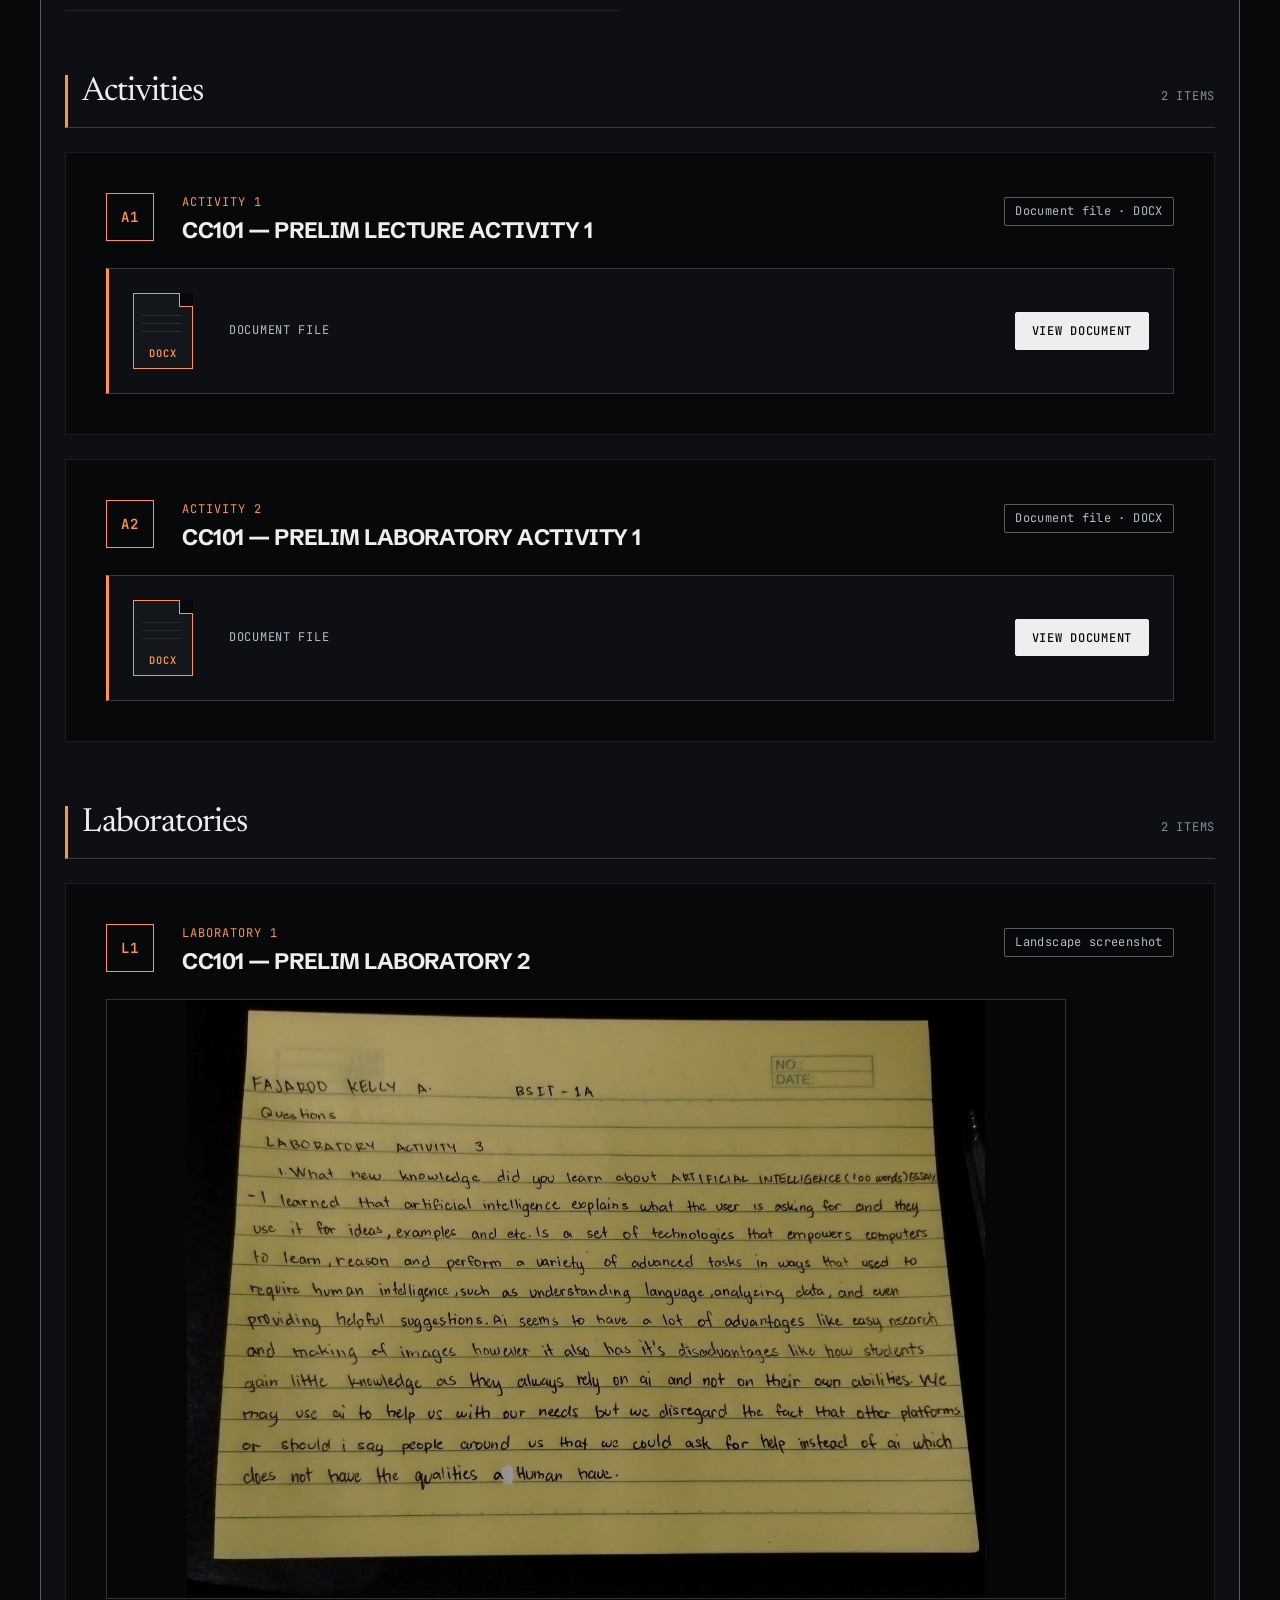
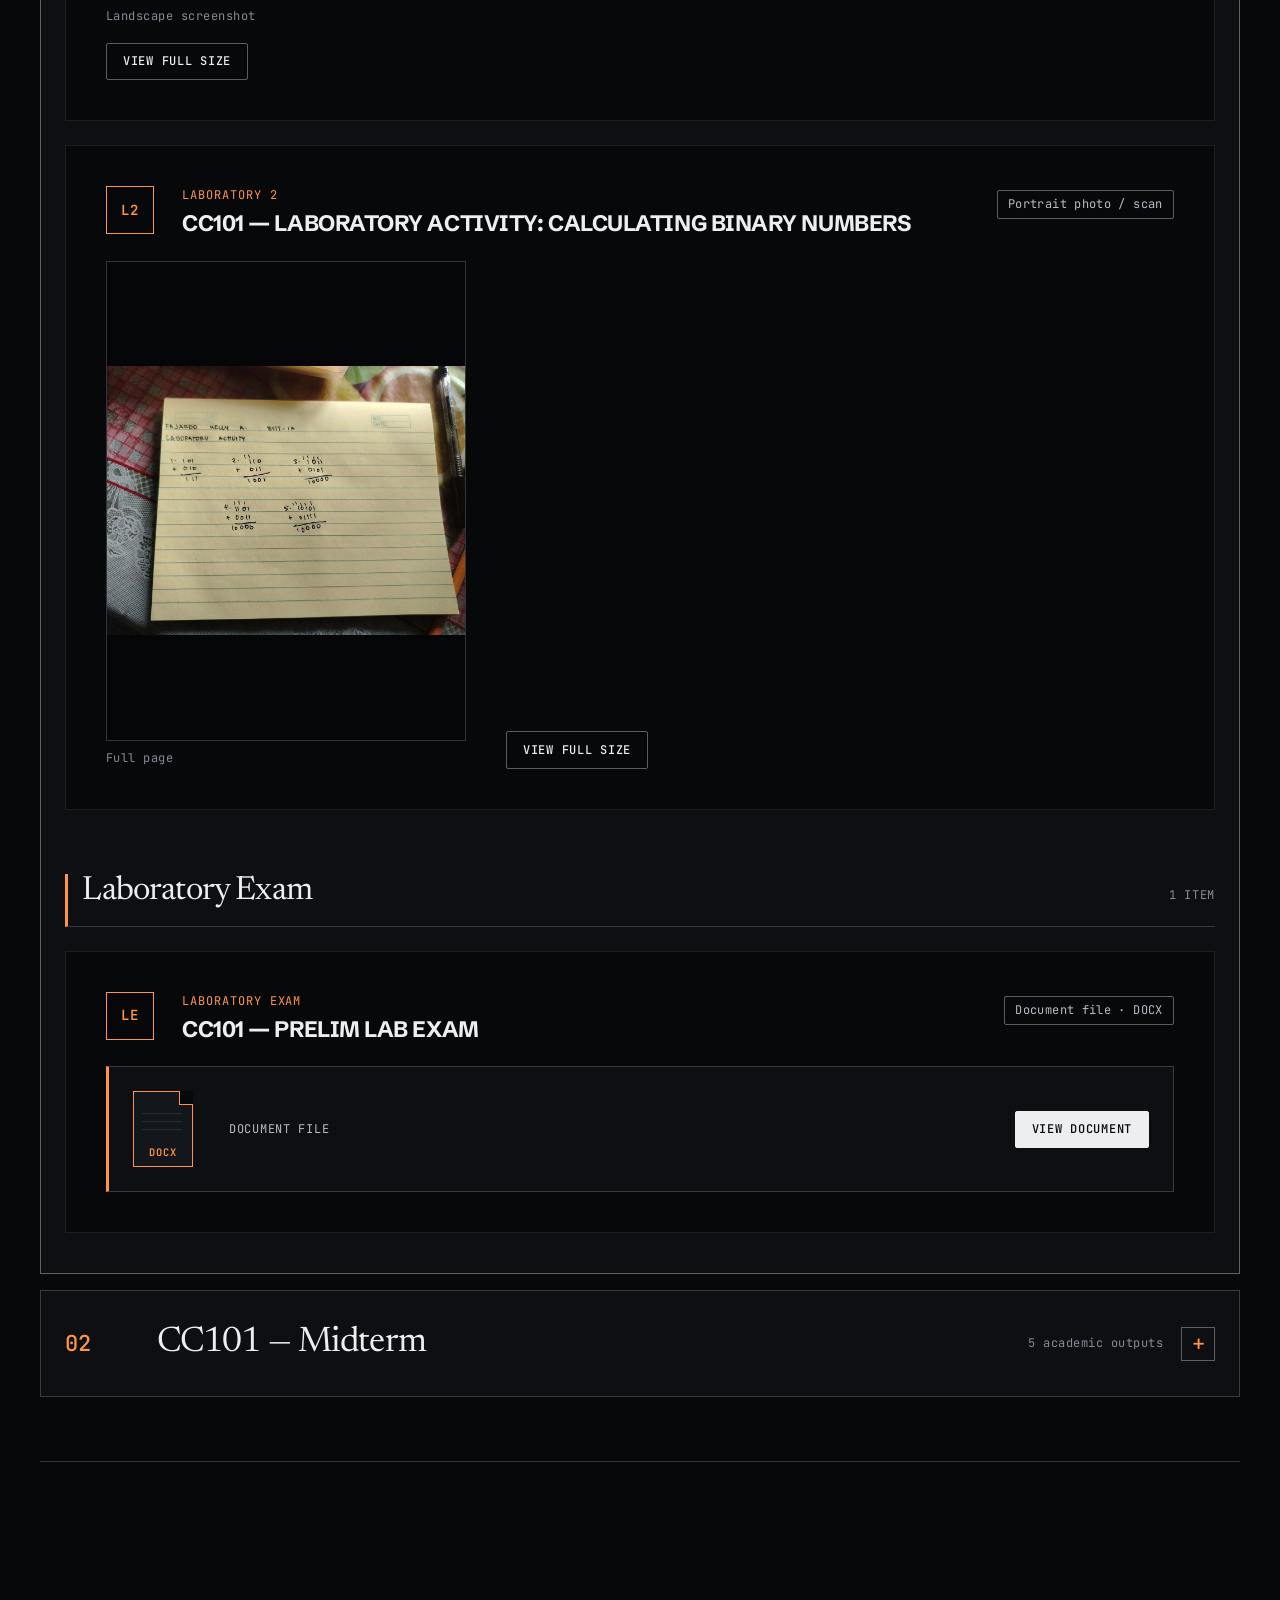
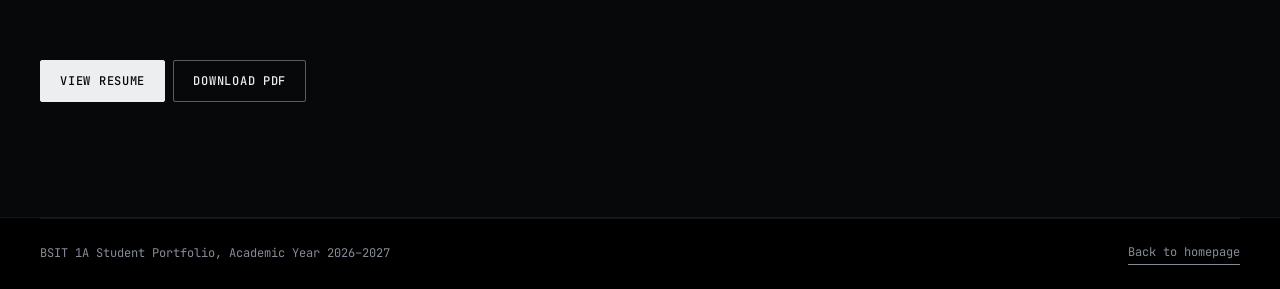
<file: kelly.html>
<!DOCTYPE html>
<html lang="en">
<head>
<meta charset="UTF-8">
<meta name="viewport" content="width=device-width, initial-scale=1.0">
<title>KELLY FAJARDO | BSIT 1A Portfolio</title>
<meta name="description" content="BSIT 1A, 2026-2027: first-year Bachelor of Science in Information Technology students, their resumes and personal academic archives.">
<link rel="preconnect" href="https://fonts.googleapis.com"><link rel="preconnect" href="https://fonts.gstatic.com" crossorigin><link href="https://fonts.googleapis.com/css2?family=Newsreader:ital,opsz,wght@0,6..72,400;0,6..72,500;1,6..72,400&family=Schibsted+Grotesk:wght@400;500;600;700;800&family=JetBrains+Mono:wght@400;500;600&display=swap" rel="stylesheet">
<link rel="stylesheet" href="style.css">
<link rel="stylesheet" href="pages.css">
</head>
<body>
<header class="site-header">
<nav class="navbar container" aria-label="Main navigation">
<a href="index.html" class="brand"><strong>BSIT 1A</strong><span>2026&ndash;2027</span></a>
<ul class="nav-links"><li><a href="index.html">Home</a></li><li><a href="#kelly">My Profile</a></li><li><a href="#kelly-archive">Academic Archive</a></li><li><a href="#resume">Resume</a></li></ul>
<details class="mobile-menu"><summary><span class="menu-open">Menu</span><span class="menu-close">Close</span></summary><ul class="mobile-links"><li><a href="index.html">Home</a></li><li><a href="#kelly">My Profile</a></li><li><a href="#kelly-archive">Academic Archive</a></li><li><a href="#resume">Resume</a></li></ul></details>
</nav>
</header>

<main>
<section id="kelly" class="portfolio m-orange" aria-labelledby="kelly-name">
<div class="container">
<nav class="crumbs" aria-label="Breadcrumb"><ol><li><a href="index.html">BSIT 1A</a></li><li><a href="index.html#members">Members</a></li><li aria-current="page">Kelly</li></ol><a class="crumbs-back" href="index.html">Back to Homepage</a></nav>
<div class="member-layout is-flipped">
<figure class="profile-portrait"><div class="portrait-wrap"><span class="frame portrait-frame" data-initials="KF" role="img" aria-label="Portrait of Kelly Fajardo"><img src="images/kelly/profile.jpg" alt="" fetchpriority="high" decoding="async"></span></div>
<figcaption><span class="portrait-no">04</span><span>BSIT 1A &middot; 2026&ndash;2027</span></figcaption></figure>
<div class="member-info">
<p class="portfolio-label">BSIT 1A / First year / 2026&ndash;2027</p>
<h1 id="kelly-name" class="member-name">KELLY FAJARDO</h1>
<p class="portfolio-kicker">Member 04 of 04</p>
<dl class="info-list"><div><dt>Program</dt><dd>Bachelor of Science in Information Technology</dd></div><div><dt>Section</dt><dd>BSIT 1A, First year</dd></div><div><dt>Academic year</dt><dd>2026&ndash;2027</dd></div></dl>
<p class="profile-actions"><a class="btn btn-solid" href="#kelly-archive">Open Academic Archive</a><a class="btn btn-line" href="resumes/kelly-resume.html">View Resume</a><a class="btn btn-line" href="files/kelly/resume.pdf" download>Download Resume</a></p>
</div>
</div>
<div class="archive academic-archive" id="kelly-archive">
<header class="archive-head"><p class="archive-label">Personal academic archive</p><h2>Kelly's academic outputs</h2></header>
<div class="course-head"><p class="course-code">CC101</p><div><h3 class="course-title">Introduction to Computing</h3><p class="course-note">Prelim and Midterm</p></div><nav class="course-jump" aria-label="CC101 periods"><a href="#kelly-cc101-prelim">Prelim</a><a href="#kelly-cc101-midterm">Midterm</a></nav></div>
<details class="period-block academic-period" id="kelly-cc101-prelim" open>
<summary><span class="period-no">01</span><span class="period-name">CC101 &mdash; Prelim</span><span class="period-sub">5 academic outputs</span></summary>
<div class="period-content"><ol class="period-index" aria-label="Contents of CC101 Prelim"><li class="index-group">Activities</li><li><a href="#kelly-cc101-prelim-lecture-activity-1"><span>A1</span>PRELIM LECTURE ACTIVITY 1<em>DOCX</em></a></li><li><a href="#kelly-cc101-prelim-laboratory-activity-1"><span>A2</span>PRELIM LABORATORY ACTIVITY 1<em>DOCX</em></a></li><li class="index-group">Laboratories</li><li><a href="#kelly-cc101-prelim-laboratory-2"><span>L1</span>PRELIM LABORATORY 2<em>Landscape</em></a></li><li><a href="#kelly-cc101-binary-numbers"><span>L2</span>LABORATORY ACTIVITY: CALCULATING BINARY NUMBERS<em>Portrait</em></a></li><li class="index-group">Laboratory Exam</li><li><a href="#kelly-cc101-prelim-lab-exam"><span>LE</span>PRELIM LAB EXAM<em>DOCX</em></a></li></ol><div class="academic-category" id="kelly-cc101-prelim-activity"><header class="academic-category-head"><h5>Activities</h5><p>2 items</p></header><ol class="academic-items">
<li><article class="academic-item academic-item--document" id="kelly-cc101-prelim-lecture-activity-1">
<header class="academic-item-head"><p class="item-no">A1</p><div><p class="item-type">Activity 1</p><h6>CC101 — PRELIM LECTURE ACTIVITY 1</h6></div><p class="academic-meta"><span class="meta-format">Document file · DOCX</span></p></header>
<div class="academic-document"><div class="doc-icon" aria-hidden="true"><span>DOCX</span></div><div class="doc-info"><p class="doc-kind">Document file</p></div><p class="academic-action"><a class="btn btn-solid" href="images/kelly/prelim/prelim-lecture-activity-1.docx" target="_blank" rel="noopener">View document</a></p></div>
</article></li><li><article class="academic-item academic-item--document" id="kelly-cc101-prelim-laboratory-activity-1">
<header class="academic-item-head"><p class="item-no">A2</p><div><p class="item-type">Activity 2</p><h6>CC101 — PRELIM LABORATORY ACTIVITY 1</h6></div><p class="academic-meta"><span class="meta-format">Document file · DOCX</span></p></header>
<div class="academic-document"><div class="doc-icon" aria-hidden="true"><span>DOCX</span></div><div class="doc-info"><p class="doc-kind">Document file</p></div><p class="academic-action"><a class="btn btn-solid" href="images/kelly/prelim/prelim-laboratory-activity-1.docx" target="_blank" rel="noopener">View document</a></p></div>
</article></li>
</ol></div>
<div class="academic-category" id="kelly-cc101-prelim-laboratory"><header class="academic-category-head"><h5>Laboratories</h5><p>2 items</p></header><ol class="academic-items">
<li><article class="academic-item academic-item--landscape" id="kelly-cc101-prelim-laboratory-2">
<header class="academic-item-head"><p class="item-no">L1</p><div><p class="item-type">Laboratory 1</p><h6>CC101 — PRELIM LABORATORY 2</h6></div><p class="academic-meta"><span class="meta-format">Landscape screenshot</span></p></header>
<div class="academic-media academic-media--landscape"><figure class="media-figure">
<a class="media-link" href="#view-kelly-cc101-prelim-laboratory-2-1" aria-label="View landscape screenshot full size"><span class="frame media-frame is-landscape"><img src="images/kelly/prelim/laboratory-01.jpg" alt="Screenshot of CC101 prelim laboratory 2" loading="lazy" decoding="async"></span></a>
<figcaption>Landscape screenshot</figcaption>
<div class="lightbox" id="view-kelly-cc101-prelim-laboratory-2-1" role="dialog" aria-label="Landscape screenshot, full size"><a class="lightbox-backdrop" href="#kelly-cc101-prelim-laboratory-2" aria-label="Close full size view"></a><img src="images/kelly/prelim/laboratory-01.jpg" alt="Screenshot of CC101 prelim laboratory 2" loading="lazy" decoding="async"><a class="lightbox-close" href="#kelly-cc101-prelim-laboratory-2">Close</a></div>
</figure></div>
<div class="academic-foot"><p class="academic-action"><a class="btn btn-line" href="#view-kelly-cc101-prelim-laboratory-2-1">View full size</a></p></div>
</article></li><li><article class="academic-item academic-item--portrait" id="kelly-cc101-binary-numbers">
<header class="academic-item-head"><p class="item-no">L2</p><div><p class="item-type">Laboratory 2</p><h6>CC101 — LABORATORY ACTIVITY: CALCULATING BINARY NUMBERS</h6></div><p class="academic-meta"><span class="meta-format">Portrait photo / scan</span></p></header>
<div class="academic-body"><div class="academic-media academic-media--portrait"><figure class="media-figure">
<a class="media-link" href="#view-kelly-cc101-binary-numbers-1" aria-label="View full page full size"><span class="frame media-frame is-portrait"><img src="images/kelly/prelim/laboratory-02.jpg" alt="Written answers for the CC101 laboratory activity on calculating binary numbers" loading="lazy" decoding="async"></span></a>
<figcaption>Full page</figcaption>
<div class="lightbox" id="view-kelly-cc101-binary-numbers-1" role="dialog" aria-label="Full page, full size"><a class="lightbox-backdrop" href="#kelly-cc101-binary-numbers" aria-label="Close full size view"></a><img src="images/kelly/prelim/laboratory-02.jpg" alt="Written answers for the CC101 laboratory activity on calculating binary numbers" loading="lazy" decoding="async"><a class="lightbox-close" href="#kelly-cc101-binary-numbers">Close</a></div>
</figure></div>
<p class="academic-action"><a class="btn btn-line" href="#view-kelly-cc101-binary-numbers-1">View full size</a></p></div>
</article></li>
</ol></div>
<div class="academic-category" id="kelly-cc101-prelim-exam"><header class="academic-category-head"><h5>Laboratory Exam</h5><p>1 item</p></header><ol class="academic-items">
<li><article class="academic-item academic-item--document" id="kelly-cc101-prelim-lab-exam">
<header class="academic-item-head"><p class="item-no">LE</p><div><p class="item-type">Laboratory Exam</p><h6>CC101 — PRELIM LAB EXAM</h6></div><p class="academic-meta"><span class="meta-format">Document file · DOCX</span></p></header>
<div class="academic-document"><div class="doc-icon" aria-hidden="true"><span>DOCX</span></div><div class="doc-info"><p class="doc-kind">Document file</p></div><p class="academic-action"><a class="btn btn-solid" href="images/kelly/prelim/prelim-lab-exam.docx" target="_blank" rel="noopener">View document</a></p></div>
</article></li>
</ol></div></div>
</details>
<details class="period-block academic-period" id="kelly-cc101-midterm">
<summary><span class="period-no">02</span><span class="period-name">CC101 &mdash; Midterm</span><span class="period-sub">5 academic outputs</span></summary>
<div class="period-content"><ol class="period-index" aria-label="Contents of CC101 Midterm"><li class="index-group">Activities</li><li><a href="#kelly-cc101-keyboard-drawing"><span>A1</span>MIDTERM LABORATORY ACTIVITY 1: KEYBOARD DRAWING<em>Landscape</em></a></li><li class="index-group">Quizzes</li><li><a href="#kelly-cc101-midterm-quiz-1-written"><span>Q1</span>MIDTERM QUIZ #1: WRITTEN ANSWERS<em>Portrait</em></a></li><li><a href="#kelly-cc101-midterm-quiz-2"><span>Q2</span>MIDTERM QUIZ #2<em>Landscape</em></a></li><li class="index-group">Laboratories</li><li><a href="#kelly-cc101-midterm-laboratory-3"><span>L1</span>MIDTERM LABORATORY 3<em>Landscape</em></a></li><li class="index-group">Laboratory Exam</li><li><a href="#kelly-cc101-midterm-lab-exam"><span>LE</span>MIDTERM LABORATORY EXAM<em>Landscape</em></a></li></ol><div class="academic-category" id="kelly-cc101-midterm-activity"><header class="academic-category-head"><h5>Activities</h5><p>1 item</p></header><ol class="academic-items">
<li><article class="academic-item academic-item--landscape academic-item--featured" id="kelly-cc101-keyboard-drawing">
<header class="academic-item-head"><p class="item-no">A1</p><div><p class="item-type">Activity 1</p><h6>CC101 — MIDTERM LABORATORY ACTIVITY 1: KEYBOARD DRAWING</h6></div><p class="academic-meta"><span class="meta-format">Landscape screenshot</span></p></header>
<div class="academic-media academic-media--landscape"><figure class="media-figure">
<a class="media-link" href="#view-kelly-cc101-keyboard-drawing-1" aria-label="View landscape screenshot full size"><span class="frame media-frame is-landscape"><img src="images/kelly/midterm/activity-01.jpg" alt="Keyboard drawing for CC101 midterm laboratory activity 1" loading="lazy" decoding="async"></span></a>
<figcaption>Landscape screenshot</figcaption>
<div class="lightbox" id="view-kelly-cc101-keyboard-drawing-1" role="dialog" aria-label="Landscape screenshot, full size"><a class="lightbox-backdrop" href="#kelly-cc101-keyboard-drawing" aria-label="Close full size view"></a><img src="images/kelly/midterm/activity-01.jpg" alt="Keyboard drawing for CC101 midterm laboratory activity 1" loading="lazy" decoding="async"><a class="lightbox-close" href="#kelly-cc101-keyboard-drawing">Close</a></div>
</figure></div>
<div class="academic-foot"><p class="academic-action"><a class="btn btn-line" href="#view-kelly-cc101-keyboard-drawing-1">View full size</a></p></div>
</article></li>
</ol></div>
<div class="academic-category" id="kelly-cc101-midterm-quiz"><header class="academic-category-head"><h5>Quizzes</h5><p>2 items</p></header><ol class="academic-items">
<li><article class="academic-item academic-item--portrait" id="kelly-cc101-midterm-quiz-1-written">
<header class="academic-item-head"><p class="item-no">Q1</p><div><p class="item-type">Quiz #1</p><h6>CC101 — MIDTERM QUIZ #1: WRITTEN ANSWERS</h6></div><p class="academic-meta"><span class="meta-format">Portrait photo / scan</span></p></header>
<div class="academic-body"><div class="academic-media academic-media--portrait"><figure class="media-figure">
<a class="media-link" href="#view-kelly-cc101-midterm-quiz-1-written-1" aria-label="View full page full size"><span class="frame media-frame is-portrait"><img src="images/kelly/midterm/quiz-01.jpg" alt="Photo of written answers for CC101 midterm quiz 1" loading="lazy" decoding="async"></span></a>
<figcaption>Full page</figcaption>
<div class="lightbox" id="view-kelly-cc101-midterm-quiz-1-written-1" role="dialog" aria-label="Full page, full size"><a class="lightbox-backdrop" href="#kelly-cc101-midterm-quiz-1-written" aria-label="Close full size view"></a><img src="images/kelly/midterm/quiz-01.jpg" alt="Photo of written answers for CC101 midterm quiz 1" loading="lazy" decoding="async"><a class="lightbox-close" href="#kelly-cc101-midterm-quiz-1-written">Close</a></div>
</figure></div>
<p class="academic-action"><a class="btn btn-line" href="#view-kelly-cc101-midterm-quiz-1-written-1">View full size</a></p></div>
</article></li><li><article class="academic-item academic-item--landscape" id="kelly-cc101-midterm-quiz-2">
<header class="academic-item-head"><p class="item-no">Q2</p><div><p class="item-type">Quiz #2</p><h6>CC101 — MIDTERM QUIZ #2</h6></div><p class="academic-meta"><span class="meta-format">Landscape screenshot</span></p></header>
<div class="academic-media academic-media--landscape"><figure class="media-figure">
<a class="media-link" href="#view-kelly-cc101-midterm-quiz-2-1" aria-label="View landscape screenshot full size"><span class="frame media-frame is-landscape"><img src="images/kelly/midterm/quiz-02.jpg" alt="Screenshot of CC101 midterm quiz 2" loading="lazy" decoding="async"></span></a>
<figcaption>Landscape screenshot</figcaption>
<div class="lightbox" id="view-kelly-cc101-midterm-quiz-2-1" role="dialog" aria-label="Landscape screenshot, full size"><a class="lightbox-backdrop" href="#kelly-cc101-midterm-quiz-2" aria-label="Close full size view"></a><img src="images/kelly/midterm/quiz-02.jpg" alt="Screenshot of CC101 midterm quiz 2" loading="lazy" decoding="async"><a class="lightbox-close" href="#kelly-cc101-midterm-quiz-2">Close</a></div>
</figure></div>
<div class="academic-foot"><p class="academic-action"><a class="btn btn-line" href="#view-kelly-cc101-midterm-quiz-2-1">View full size</a></p></div>
</article></li>
</ol></div>
<div class="academic-category" id="kelly-cc101-midterm-laboratory"><header class="academic-category-head"><h5>Laboratories</h5><p>1 item</p></header><ol class="academic-items">
<li><article class="academic-item academic-item--landscape" id="kelly-cc101-midterm-laboratory-3">
<header class="academic-item-head"><p class="item-no">L1</p><div><p class="item-type">Laboratory 1</p><h6>CC101 — MIDTERM LABORATORY 3</h6></div><p class="academic-meta"><span class="meta-format">Landscape screenshot</span></p></header>
<div class="academic-media academic-media--landscape"><figure class="media-figure">
<a class="media-link" href="#view-kelly-cc101-midterm-laboratory-3-1" aria-label="View landscape screenshot full size"><span class="frame media-frame is-landscape"><img src="images/kelly/midterm/laboratory-01.jpg" alt="Screenshot of CC101 midterm laboratory 3" loading="lazy" decoding="async"></span></a>
<figcaption>Landscape screenshot</figcaption>
<div class="lightbox" id="view-kelly-cc101-midterm-laboratory-3-1" role="dialog" aria-label="Landscape screenshot, full size"><a class="lightbox-backdrop" href="#kelly-cc101-midterm-laboratory-3" aria-label="Close full size view"></a><img src="images/kelly/midterm/laboratory-01.jpg" alt="Screenshot of CC101 midterm laboratory 3" loading="lazy" decoding="async"><a class="lightbox-close" href="#kelly-cc101-midterm-laboratory-3">Close</a></div>
</figure></div>
<div class="academic-foot"><p class="academic-action"><a class="btn btn-line" href="#view-kelly-cc101-midterm-laboratory-3-1">View full size</a></p></div>
</article></li>
</ol></div>
<div class="academic-category" id="kelly-cc101-midterm-exam"><header class="academic-category-head"><h5>Laboratory Exam</h5><p>1 item</p></header><ol class="academic-items">
<li><article class="academic-item academic-item--landscape" id="kelly-cc101-midterm-lab-exam">
<header class="academic-item-head"><p class="item-no">LE</p><div><p class="item-type">Laboratory Exam</p><h6>CC101 — MIDTERM LABORATORY EXAM</h6></div><p class="academic-meta"><span class="meta-format">Landscape screenshot</span></p></header>
<div class="academic-media academic-media--landscape"><figure class="media-figure">
<a class="media-link" href="#view-kelly-cc101-midterm-lab-exam-1" aria-label="View landscape screenshot full size"><span class="frame media-frame is-landscape"><img src="images/kelly/midterm/lab-exam-01.jpg" alt="Kelly's CC101 midterm laboratory exam, screenshot 1" loading="lazy" decoding="async"></span></a>
<figcaption>Landscape screenshot</figcaption>
<div class="lightbox" id="view-kelly-cc101-midterm-lab-exam-1" role="dialog" aria-label="Landscape screenshot, full size"><a class="lightbox-backdrop" href="#kelly-cc101-midterm-lab-exam" aria-label="Close full size view"></a><img src="images/kelly/midterm/lab-exam-01.jpg" alt="Kelly's CC101 midterm laboratory exam, screenshot 1" loading="lazy" decoding="async"><a class="lightbox-close" href="#kelly-cc101-midterm-lab-exam">Close</a></div>
</figure></div>
<div class="academic-foot"><p class="academic-action"><a class="btn btn-line" href="#view-kelly-cc101-midterm-lab-exam-1">View full size</a></p></div>
</article></li>
</ol></div></div>
</details>
</div>
<div class="archive" id="resume">
<header class="archive-head"><p class="archive-label">Resume</p><h2>Kelly's resume</h2></header>
<p class="profile-actions"><a class="btn btn-solid" href="resumes/kelly-resume.html">View Resume</a><a class="btn btn-line" href="files/kelly/resume.pdf" download>Download PDF</a></p>
<div class="doc-viewer m-orange" id="view-resume-kelly" role="dialog" aria-label="Kelly Fajardo, Resume"><div class="doc-viewer-bar"><p class="doc-viewer-title"><span>Resume</span>KELLY FAJARDO</p><div class="doc-viewer-actions"><a class="btn btn-line" href="files/kelly/resume.pdf" download>Download PDF</a><a class="btn btn-line" href="#kelly">Back to profile</a><a class="btn btn-solid" href="#resume">Close</a></div></div><iframe src="files/kelly/resume.pdf" title="Kelly Fajardo, Resume" loading="lazy" decoding="async"></iframe></div>
</div>
</div>
</section>
</main>
<footer class="site-footer"><div class="container"><div class="footer-inner">
<p>BSIT 1A Student Portfolio, Academic Year 2026&ndash;2027</p><a href="index.html">Back to homepage</a>
</div></div></footer>
</body>
</html>
</file>
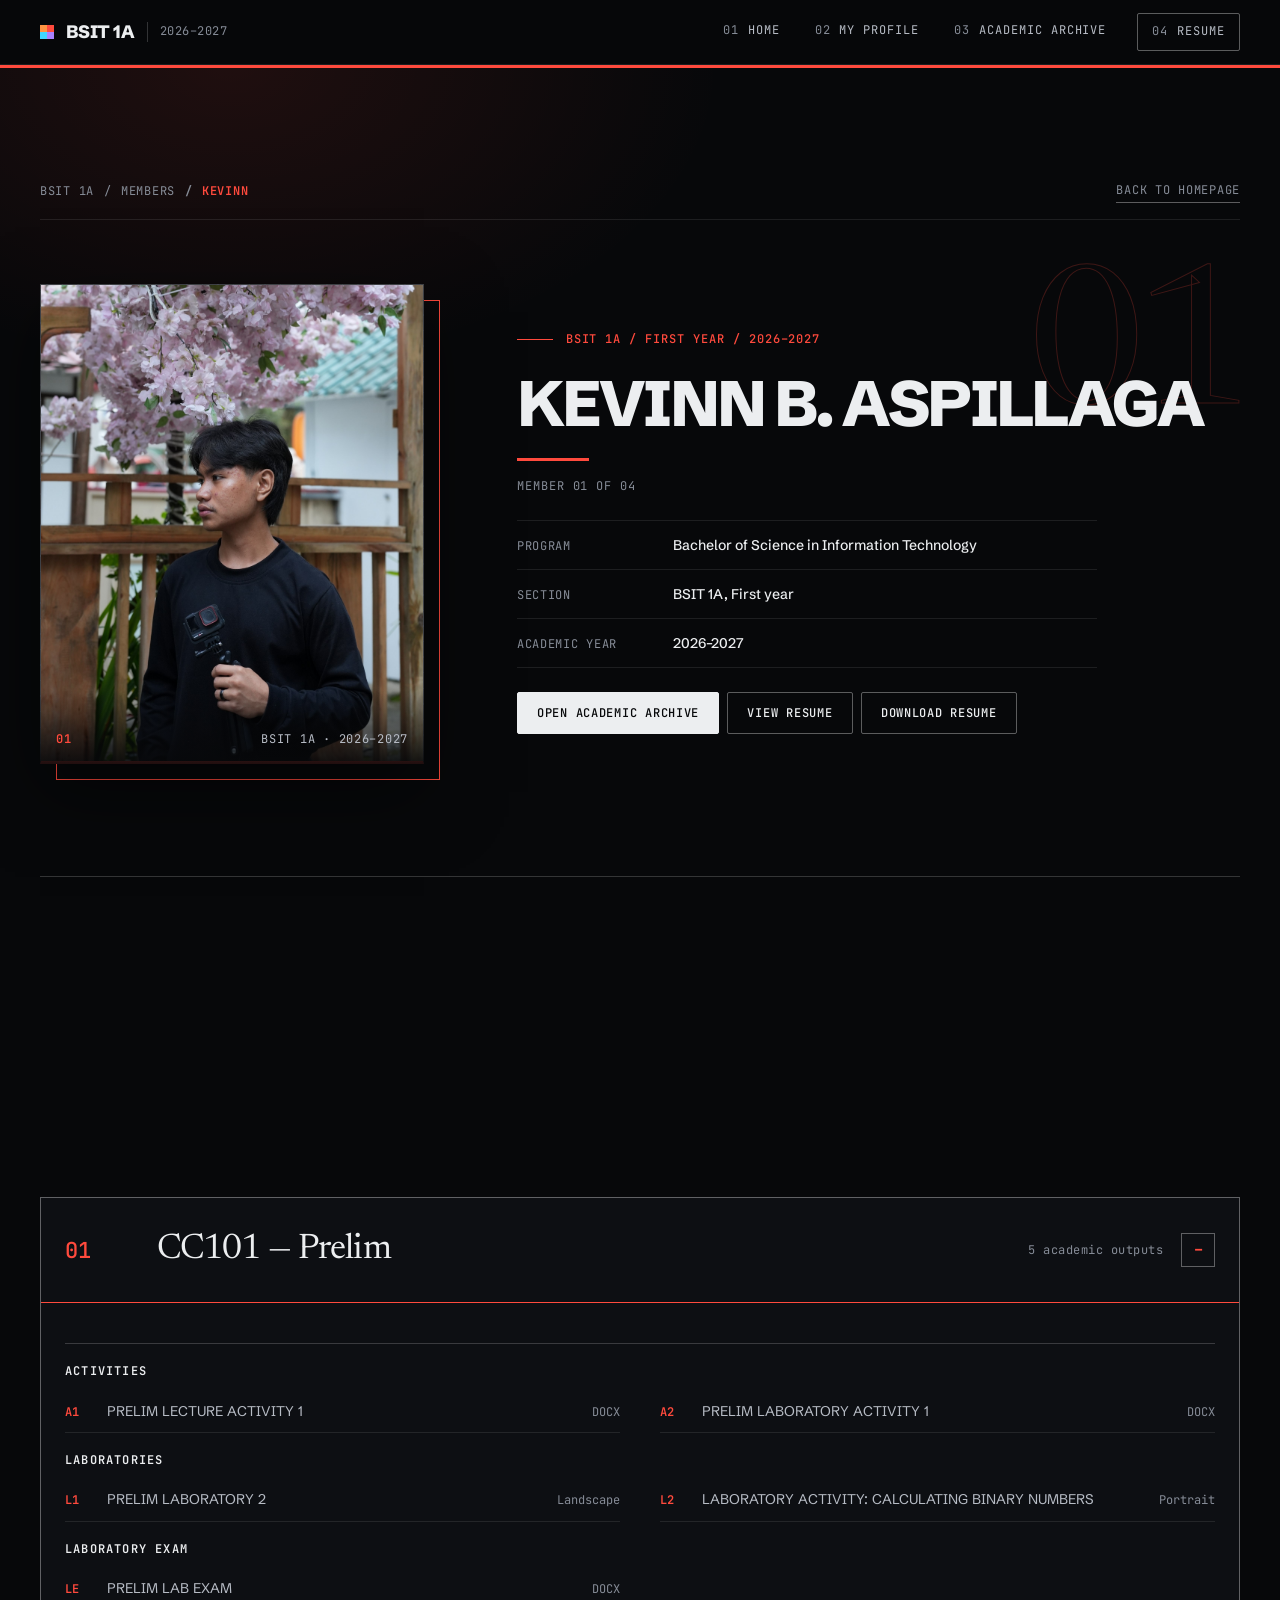
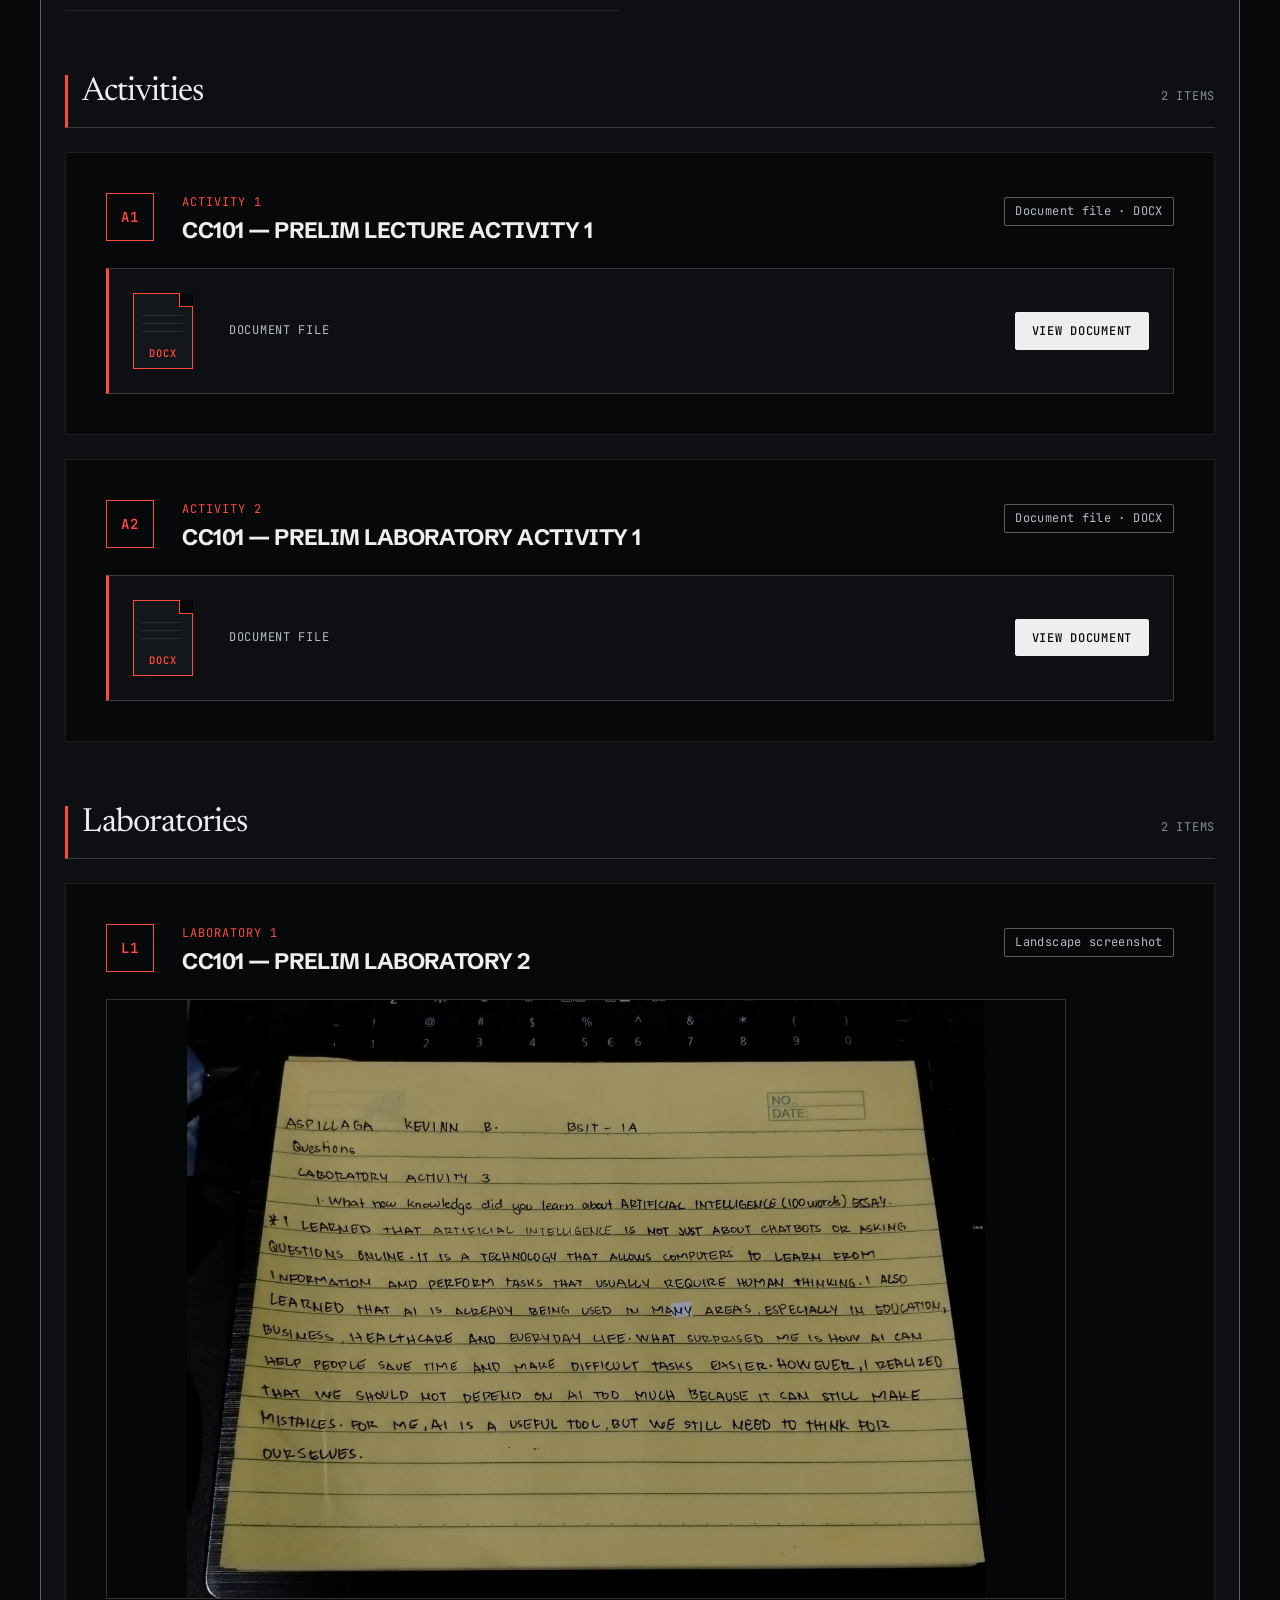
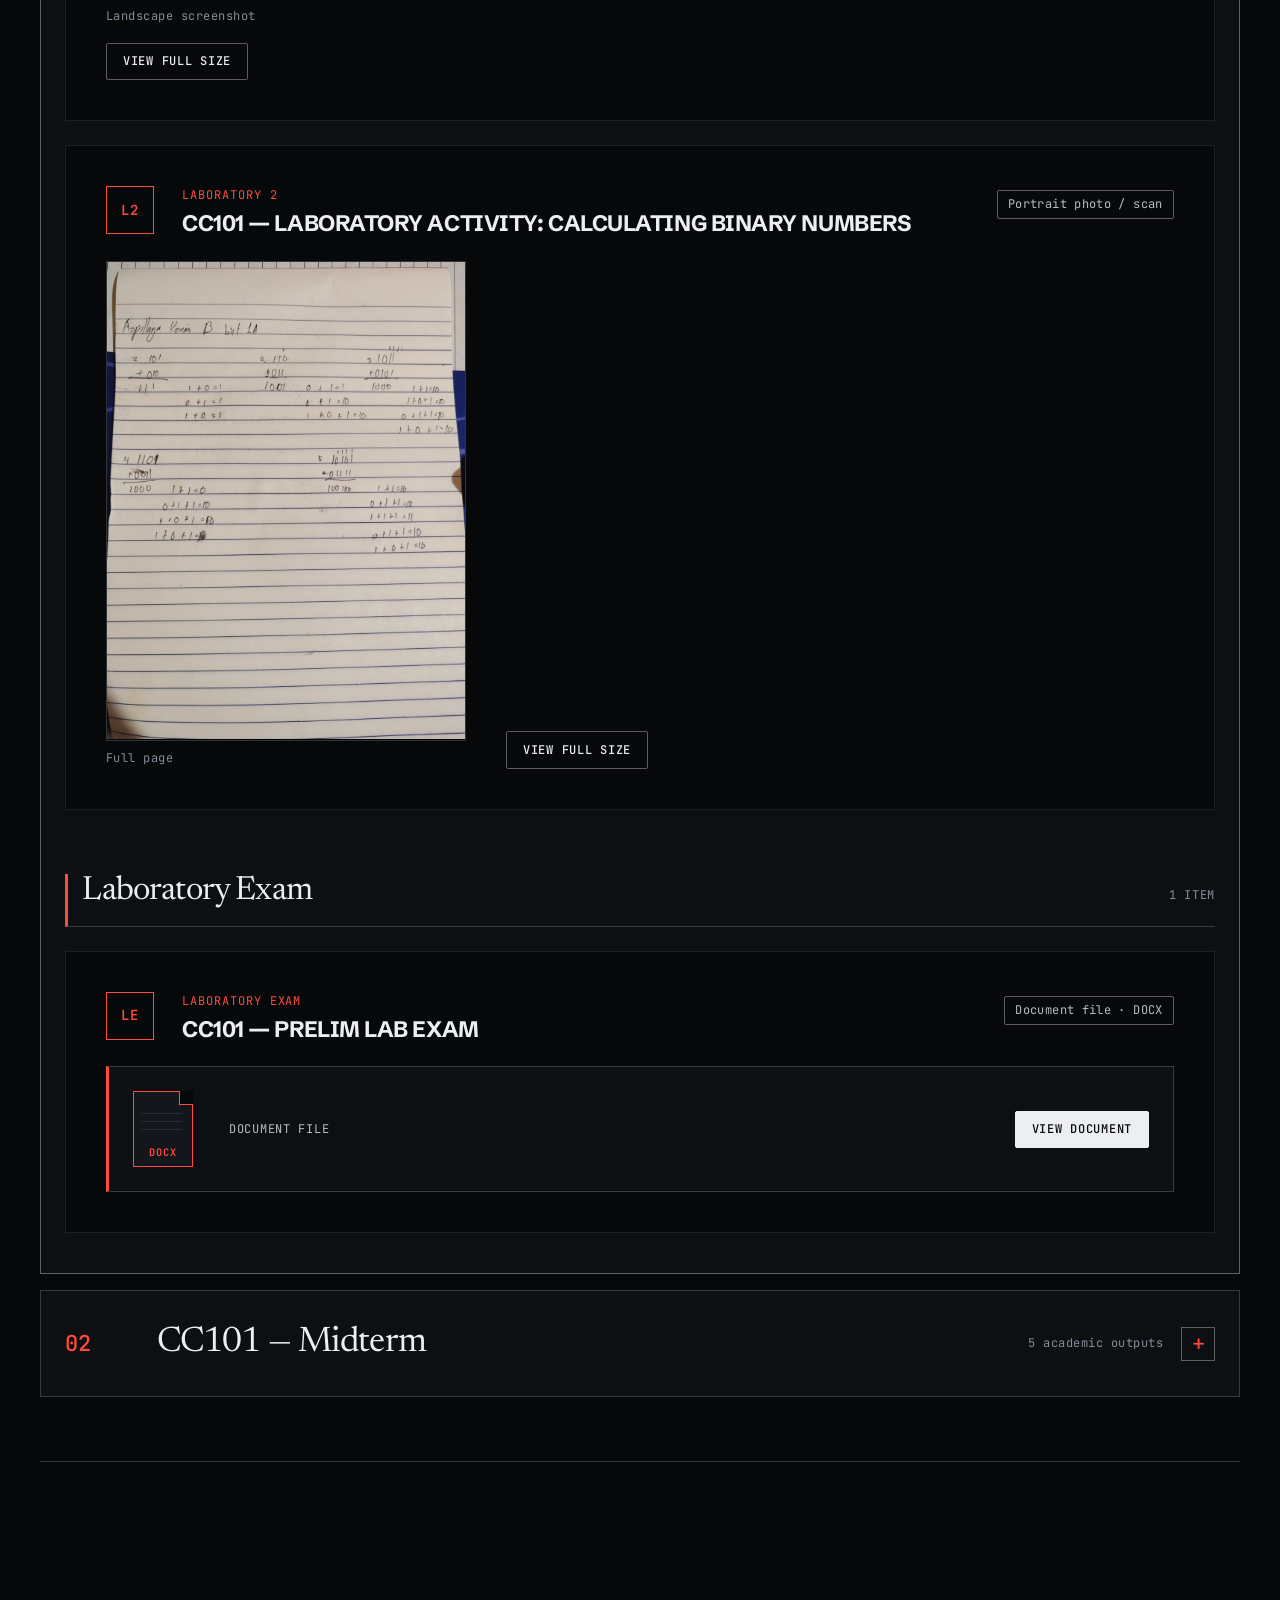
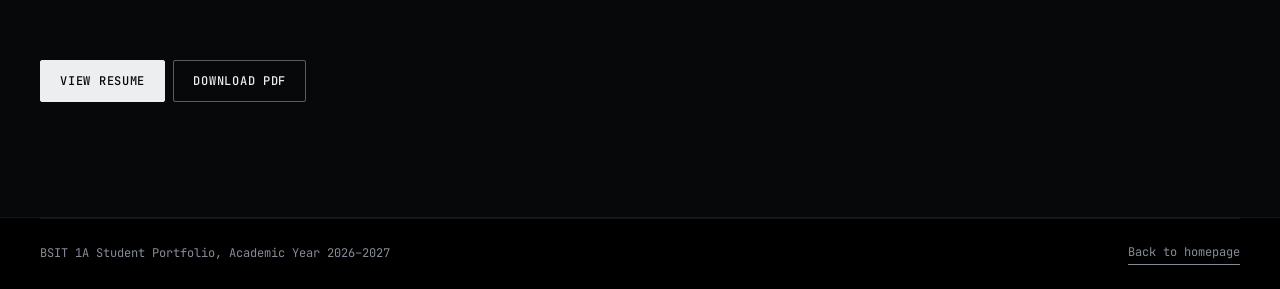
<file: kevinn.html>
<!DOCTYPE html>
<html lang="en">
<head>
<meta charset="UTF-8">
<meta name="viewport" content="width=device-width, initial-scale=1.0">
<title>KEVINN B. ASPILLAGA | BSIT 1A Portfolio</title>
<meta name="description" content="BSIT 1A, 2026-2027: first-year Bachelor of Science in Information Technology students, their resumes and personal academic archives.">
<link rel="preconnect" href="https://fonts.googleapis.com"><link rel="preconnect" href="https://fonts.gstatic.com" crossorigin><link href="https://fonts.googleapis.com/css2?family=Newsreader:ital,opsz,wght@0,6..72,400;0,6..72,500;1,6..72,400&family=Schibsted+Grotesk:wght@400;500;600;700;800&family=JetBrains+Mono:wght@400;500;600&display=swap" rel="stylesheet">
<link rel="stylesheet" href="style.css">
<link rel="stylesheet" href="pages.css">
</head>
<body>
<header class="site-header">
<nav class="navbar container" aria-label="Main navigation">
<a href="index.html" class="brand"><strong>BSIT 1A</strong><span>2026&ndash;2027</span></a>
<ul class="nav-links"><li><a href="index.html">Home</a></li><li><a href="#kevinn">My Profile</a></li><li><a href="#kevinn-archive">Academic Archive</a></li><li><a href="#resume">Resume</a></li></ul>
<details class="mobile-menu"><summary><span class="menu-open">Menu</span><span class="menu-close">Close</span></summary><ul class="mobile-links"><li><a href="index.html">Home</a></li><li><a href="#kevinn">My Profile</a></li><li><a href="#kevinn-archive">Academic Archive</a></li><li><a href="#resume">Resume</a></li></ul></details>
</nav>
</header>

<main>
<section id="kevinn" class="portfolio m-red" aria-labelledby="kevinn-name">
<div class="container">
<nav class="crumbs" aria-label="Breadcrumb"><ol><li><a href="index.html">BSIT 1A</a></li><li><a href="index.html#members">Members</a></li><li aria-current="page">Kevinn</li></ol><a class="crumbs-back" href="index.html">Back to Homepage</a></nav>
<div class="member-layout">
<figure class="profile-portrait"><div class="portrait-wrap"><span class="frame portrait-frame" data-initials="KA" role="img" aria-label="Portrait of Kevinn B. Aspillaga"><img src="images/kevinn/profile.jpg" alt="" fetchpriority="high" decoding="async"></span></div>
<figcaption><span class="portrait-no">01</span><span>BSIT 1A &middot; 2026&ndash;2027</span></figcaption></figure>
<div class="member-info">
<p class="portfolio-label">BSIT 1A / First year / 2026&ndash;2027</p>
<h1 id="kevinn-name" class="member-name">KEVINN B. ASPILLAGA</h1>
<p class="portfolio-kicker">Member 01 of 04</p>
<dl class="info-list"><div><dt>Program</dt><dd>Bachelor of Science in Information Technology</dd></div><div><dt>Section</dt><dd>BSIT 1A, First year</dd></div><div><dt>Academic year</dt><dd>2026&ndash;2027</dd></div></dl>
<p class="profile-actions"><a class="btn btn-solid" href="#kevinn-archive">Open Academic Archive</a><a class="btn btn-line" href="resumes/kevinn-resume.html">View Resume</a><a class="btn btn-line" href="files/kevinn/resume.pdf" download>Download Resume</a></p>
</div>
</div>
<div class="archive academic-archive" id="kevinn-archive">
<header class="archive-head"><p class="archive-label">Personal academic archive</p><h2>Kevinn's academic outputs</h2></header>
<div class="course-head"><p class="course-code">CC101</p><div><h3 class="course-title">Introduction to Computing</h3><p class="course-note">Prelim and Midterm</p></div><nav class="course-jump" aria-label="CC101 periods"><a href="#kevinn-cc101-prelim">Prelim</a><a href="#kevinn-cc101-midterm">Midterm</a></nav></div>
<details class="period-block academic-period" id="kevinn-cc101-prelim" open>
<summary><span class="period-no">01</span><span class="period-name">CC101 &mdash; Prelim</span><span class="period-sub">5 academic outputs</span></summary>
<div class="period-content"><ol class="period-index" aria-label="Contents of CC101 Prelim"><li class="index-group">Activities</li><li><a href="#kevinn-cc101-prelim-lecture-activity-1"><span>A1</span>PRELIM LECTURE ACTIVITY 1<em>DOCX</em></a></li><li><a href="#kevinn-cc101-prelim-laboratory-activity-1"><span>A2</span>PRELIM LABORATORY ACTIVITY 1<em>DOCX</em></a></li><li class="index-group">Laboratories</li><li><a href="#kevinn-cc101-prelim-laboratory-2"><span>L1</span>PRELIM LABORATORY 2<em>Landscape</em></a></li><li><a href="#kevinn-cc101-binary-numbers"><span>L2</span>LABORATORY ACTIVITY: CALCULATING BINARY NUMBERS<em>Portrait</em></a></li><li class="index-group">Laboratory Exam</li><li><a href="#kevinn-cc101-prelim-lab-exam"><span>LE</span>PRELIM LAB EXAM<em>DOCX</em></a></li></ol><div class="academic-category" id="kevinn-cc101-prelim-activity"><header class="academic-category-head"><h5>Activities</h5><p>2 items</p></header><ol class="academic-items">
<li><article class="academic-item academic-item--document" id="kevinn-cc101-prelim-lecture-activity-1">
<header class="academic-item-head"><p class="item-no">A1</p><div><p class="item-type">Activity 1</p><h6>CC101 — PRELIM LECTURE ACTIVITY 1</h6></div><p class="academic-meta"><span class="meta-format">Document file · DOCX</span></p></header>
<div class="academic-document"><div class="doc-icon" aria-hidden="true"><span>DOCX</span></div><div class="doc-info"><p class="doc-kind">Document file</p></div><p class="academic-action"><a class="btn btn-solid" href="images/kevinn/prelim/prelim-lecture-activity-1.docx" target="_blank" rel="noopener">View document</a></p></div>
</article></li><li><article class="academic-item academic-item--document" id="kevinn-cc101-prelim-laboratory-activity-1">
<header class="academic-item-head"><p class="item-no">A2</p><div><p class="item-type">Activity 2</p><h6>CC101 — PRELIM LABORATORY ACTIVITY 1</h6></div><p class="academic-meta"><span class="meta-format">Document file · DOCX</span></p></header>
<div class="academic-document"><div class="doc-icon" aria-hidden="true"><span>DOCX</span></div><div class="doc-info"><p class="doc-kind">Document file</p></div><p class="academic-action"><a class="btn btn-solid" href="images/kevinn/prelim/prelim-laboratory-activity-1.docx" target="_blank" rel="noopener">View document</a></p></div>
</article></li>
</ol></div>
<div class="academic-category" id="kevinn-cc101-prelim-laboratory"><header class="academic-category-head"><h5>Laboratories</h5><p>2 items</p></header><ol class="academic-items">
<li><article class="academic-item academic-item--landscape" id="kevinn-cc101-prelim-laboratory-2">
<header class="academic-item-head"><p class="item-no">L1</p><div><p class="item-type">Laboratory 1</p><h6>CC101 — PRELIM LABORATORY 2</h6></div><p class="academic-meta"><span class="meta-format">Landscape screenshot</span></p></header>
<div class="academic-media academic-media--landscape"><figure class="media-figure">
<a class="media-link" href="#view-kevinn-cc101-prelim-laboratory-2-1" aria-label="View landscape screenshot full size"><span class="frame media-frame is-landscape"><img src="images/kevinn/prelim/prelim-laboratory-2.jpg" alt="Screenshot of CC101 prelim laboratory 2" loading="lazy" decoding="async"></span></a>
<figcaption>Landscape screenshot</figcaption>
<div class="lightbox" id="view-kevinn-cc101-prelim-laboratory-2-1" role="dialog" aria-label="Landscape screenshot, full size"><a class="lightbox-backdrop" href="#kevinn-cc101-prelim-laboratory-2" aria-label="Close full size view"></a><img src="images/kevinn/prelim/prelim-laboratory-2.jpg" alt="Screenshot of CC101 prelim laboratory 2" loading="lazy" decoding="async"><a class="lightbox-close" href="#kevinn-cc101-prelim-laboratory-2">Close</a></div>
</figure></div>
<div class="academic-foot"><p class="academic-action"><a class="btn btn-line" href="#view-kevinn-cc101-prelim-laboratory-2-1">View full size</a></p></div>
</article></li><li><article class="academic-item academic-item--portrait" id="kevinn-cc101-binary-numbers">
<header class="academic-item-head"><p class="item-no">L2</p><div><p class="item-type">Laboratory 2</p><h6>CC101 — LABORATORY ACTIVITY: CALCULATING BINARY NUMBERS</h6></div><p class="academic-meta"><span class="meta-format">Portrait photo / scan</span></p></header>
<div class="academic-body"><div class="academic-media academic-media--portrait"><figure class="media-figure">
<a class="media-link" href="#view-kevinn-cc101-binary-numbers-1" aria-label="View full page full size"><span class="frame media-frame is-portrait"><img src="images/kevinn/prelim/binary-numbers.jpg" alt="Written answers for the CC101 laboratory activity on calculating binary numbers" loading="lazy" decoding="async"></span></a>
<figcaption>Full page</figcaption>
<div class="lightbox" id="view-kevinn-cc101-binary-numbers-1" role="dialog" aria-label="Full page, full size"><a class="lightbox-backdrop" href="#kevinn-cc101-binary-numbers" aria-label="Close full size view"></a><img src="images/kevinn/prelim/binary-numbers.jpg" alt="Written answers for the CC101 laboratory activity on calculating binary numbers" loading="lazy" decoding="async"><a class="lightbox-close" href="#kevinn-cc101-binary-numbers">Close</a></div>
</figure></div>
<p class="academic-action"><a class="btn btn-line" href="#view-kevinn-cc101-binary-numbers-1">View full size</a></p></div>
</article></li>
</ol></div>
<div class="academic-category" id="kevinn-cc101-prelim-exam"><header class="academic-category-head"><h5>Laboratory Exam</h5><p>1 item</p></header><ol class="academic-items">
<li><article class="academic-item academic-item--document" id="kevinn-cc101-prelim-lab-exam">
<header class="academic-item-head"><p class="item-no">LE</p><div><p class="item-type">Laboratory Exam</p><h6>CC101 — PRELIM LAB EXAM</h6></div><p class="academic-meta"><span class="meta-format">Document file · DOCX</span></p></header>
<div class="academic-document"><div class="doc-icon" aria-hidden="true"><span>DOCX</span></div><div class="doc-info"><p class="doc-kind">Document file</p></div><p class="academic-action"><a class="btn btn-solid" href="images/kevinn/prelim/prelim-lab-exam.docx" target="_blank" rel="noopener">View document</a></p></div>
</article></li>
</ol></div></div>
</details>
<details class="period-block academic-period" id="kevinn-cc101-midterm">
<summary><span class="period-no">02</span><span class="period-name">CC101 &mdash; Midterm</span><span class="period-sub">5 academic outputs</span></summary>
<div class="period-content"><ol class="period-index" aria-label="Contents of CC101 Midterm"><li class="index-group">Activities</li><li><a href="#kevinn-cc101-keyboard-drawing"><span>A1</span>MIDTERM LABORATORY ACTIVITY 1: KEYBOARD DRAWING<em>Landscape</em></a></li><li class="index-group">Quizzes</li><li><a href="#kevinn-cc101-midterm-quiz-1-written"><span>Q1</span>MIDTERM QUIZ #1: WRITTEN ANSWERS<em>Portrait</em></a></li><li><a href="#kevinn-cc101-midterm-quiz-2"><span>Q2</span>MIDTERM QUIZ #2<em>Landscape</em></a></li><li class="index-group">Laboratories</li><li><a href="#kevinn-cc101-midterm-laboratory-3"><span>L1</span>MIDTERM LABORATORY 3<em>Landscape</em></a></li><li class="index-group">Laboratory Exam</li><li><a href="#kevinn-cc101-midterm-lab-exam"><span>LE</span>MIDTERM LABORATORY EXAM<em>3 images</em></a></li></ol><div class="academic-category" id="kevinn-cc101-midterm-activity"><header class="academic-category-head"><h5>Activities</h5><p>1 item</p></header><ol class="academic-items">
<li><article class="academic-item academic-item--landscape academic-item--featured" id="kevinn-cc101-keyboard-drawing">
<header class="academic-item-head"><p class="item-no">A1</p><div><p class="item-type">Activity 1</p><h6>CC101 — MIDTERM LABORATORY ACTIVITY 1: KEYBOARD DRAWING</h6></div><p class="academic-meta"><span class="meta-format">Landscape screenshot</span></p></header>
<div class="academic-media academic-media--landscape"><figure class="media-figure">
<a class="media-link" href="#view-kevinn-cc101-keyboard-drawing-1" aria-label="View landscape screenshot full size"><span class="frame media-frame is-landscape"><img src="images/kevinn/midterm/keyboard-drawing.jpg" alt="Keyboard drawing for CC101 midterm laboratory activity 1" loading="lazy" decoding="async"></span></a>
<figcaption>Landscape screenshot</figcaption>
<div class="lightbox" id="view-kevinn-cc101-keyboard-drawing-1" role="dialog" aria-label="Landscape screenshot, full size"><a class="lightbox-backdrop" href="#kevinn-cc101-keyboard-drawing" aria-label="Close full size view"></a><img src="images/kevinn/midterm/keyboard-drawing.jpg" alt="Keyboard drawing for CC101 midterm laboratory activity 1" loading="lazy" decoding="async"><a class="lightbox-close" href="#kevinn-cc101-keyboard-drawing">Close</a></div>
</figure></div>
<div class="academic-foot"><p class="academic-action"><a class="btn btn-line" href="#view-kevinn-cc101-keyboard-drawing-1">View full size</a></p></div>
</article></li>
</ol></div>
<div class="academic-category" id="kevinn-cc101-midterm-quiz"><header class="academic-category-head"><h5>Quizzes</h5><p>2 items</p></header><ol class="academic-items">
<li><article class="academic-item academic-item--portrait" id="kevinn-cc101-midterm-quiz-1-written">
<header class="academic-item-head"><p class="item-no">Q1</p><div><p class="item-type">Quiz #1</p><h6>CC101 — MIDTERM QUIZ #1: WRITTEN ANSWERS</h6></div><p class="academic-meta"><span class="meta-format">Portrait photo / scan</span></p></header>
<div class="academic-body"><div class="academic-media academic-media--portrait"><figure class="media-figure">
<a class="media-link" href="#view-kevinn-cc101-midterm-quiz-1-written-1" aria-label="View full page full size"><span class="frame media-frame is-portrait"><img src="images/kevinn/midterm/midterm-quiz-1-written.jpg" alt="Photo of written answers for CC101 midterm quiz 1" loading="lazy" decoding="async"></span></a>
<figcaption>Full page</figcaption>
<div class="lightbox" id="view-kevinn-cc101-midterm-quiz-1-written-1" role="dialog" aria-label="Full page, full size"><a class="lightbox-backdrop" href="#kevinn-cc101-midterm-quiz-1-written" aria-label="Close full size view"></a><img src="images/kevinn/midterm/midterm-quiz-1-written.jpg" alt="Photo of written answers for CC101 midterm quiz 1" loading="lazy" decoding="async"><a class="lightbox-close" href="#kevinn-cc101-midterm-quiz-1-written">Close</a></div>
</figure></div>
<p class="academic-action"><a class="btn btn-line" href="#view-kevinn-cc101-midterm-quiz-1-written-1">View full size</a></p></div>
</article></li><li><article class="academic-item academic-item--landscape" id="kevinn-cc101-midterm-quiz-2">
<header class="academic-item-head"><p class="item-no">Q2</p><div><p class="item-type">Quiz #2</p><h6>CC101 — MIDTERM QUIZ #2</h6></div><p class="academic-meta"><span class="meta-format">Landscape screenshot</span></p></header>
<div class="academic-media academic-media--landscape"><figure class="media-figure">
<a class="media-link" href="#view-kevinn-cc101-midterm-quiz-2-1" aria-label="View landscape screenshot full size"><span class="frame media-frame is-landscape"><img src="images/kevinn/midterm/midterm-quiz-2.png" alt="Screenshot of CC101 midterm quiz 2" loading="lazy" decoding="async"></span></a>
<figcaption>Landscape screenshot</figcaption>
<div class="lightbox" id="view-kevinn-cc101-midterm-quiz-2-1" role="dialog" aria-label="Landscape screenshot, full size"><a class="lightbox-backdrop" href="#kevinn-cc101-midterm-quiz-2" aria-label="Close full size view"></a><img src="images/kevinn/midterm/midterm-quiz-2.png" alt="Screenshot of CC101 midterm quiz 2" loading="lazy" decoding="async"><a class="lightbox-close" href="#kevinn-cc101-midterm-quiz-2">Close</a></div>
</figure></div>
<div class="academic-foot"><p class="academic-action"><a class="btn btn-line" href="#view-kevinn-cc101-midterm-quiz-2-1">View full size</a></p></div>
</article></li>
</ol></div>
<div class="academic-category" id="kevinn-cc101-midterm-laboratory"><header class="academic-category-head"><h5>Laboratories</h5><p>1 item</p></header><ol class="academic-items">
<li><article class="academic-item academic-item--landscape" id="kevinn-cc101-midterm-laboratory-3">
<header class="academic-item-head"><p class="item-no">L1</p><div><p class="item-type">Laboratory 1</p><h6>CC101 — MIDTERM LABORATORY 3</h6></div><p class="academic-meta"><span class="meta-format">Landscape screenshot</span></p></header>
<div class="academic-media academic-media--landscape"><figure class="media-figure">
<a class="media-link" href="#view-kevinn-cc101-midterm-laboratory-3-1" aria-label="View landscape screenshot full size"><span class="frame media-frame is-landscape"><img src="images/kevinn/midterm/midterm-laboratory-3.png" alt="Screenshot of CC101 midterm laboratory 3" loading="lazy" decoding="async"></span></a>
<figcaption>Landscape screenshot</figcaption>
<div class="lightbox" id="view-kevinn-cc101-midterm-laboratory-3-1" role="dialog" aria-label="Landscape screenshot, full size"><a class="lightbox-backdrop" href="#kevinn-cc101-midterm-laboratory-3" aria-label="Close full size view"></a><img src="images/kevinn/midterm/midterm-laboratory-3.png" alt="Screenshot of CC101 midterm laboratory 3" loading="lazy" decoding="async"><a class="lightbox-close" href="#kevinn-cc101-midterm-laboratory-3">Close</a></div>
</figure></div>
<div class="academic-foot"><p class="academic-action"><a class="btn btn-line" href="#view-kevinn-cc101-midterm-laboratory-3-1">View full size</a></p></div>
</article></li>
</ol></div>
<div class="academic-category" id="kevinn-cc101-midterm-exam"><header class="academic-category-head"><h5>Laboratory Exam</h5><p>1 item</p></header><ol class="academic-items">
<li><article class="academic-item academic-item--set" id="kevinn-cc101-midterm-lab-exam">
<header class="academic-item-head"><p class="item-no">LE</p><div><p class="item-type">Laboratory Exam</p><h6>CC101 — MIDTERM LABORATORY EXAM</h6></div><p class="academic-meta"><span class="meta-format">Landscape · 3 screenshots</span></p></header>
<div class="academic-media academic-media--set"><figure class="media-figure">
<a class="media-link" href="#view-kevinn-cc101-midterm-lab-exam-1" aria-label="View screenshot 01 full size"><span class="frame media-frame is-landscape"><img src="images/kevinn/midterm/midterm-lab-exam-01.png" alt="Kevinn's CC101 midterm laboratory exam, screenshot 1" loading="lazy" decoding="async"></span></a>
<figcaption>Screenshot 01</figcaption>
<div class="lightbox" id="view-kevinn-cc101-midterm-lab-exam-1" role="dialog" aria-label="Screenshot 01, full size"><a class="lightbox-backdrop" href="#kevinn-cc101-midterm-lab-exam" aria-label="Close full size view"></a><img src="images/kevinn/midterm/midterm-lab-exam-01.png" alt="Kevinn's CC101 midterm laboratory exam, screenshot 1" loading="lazy" decoding="async"><a class="lightbox-close" href="#kevinn-cc101-midterm-lab-exam">Close</a></div>
</figure><figure class="media-figure">
<a class="media-link" href="#view-kevinn-cc101-midterm-lab-exam-2" aria-label="View screenshot 02 full size"><span class="frame media-frame is-landscape"><img src="images/kevinn/midterm/midterm-lab-exam-02.png" alt="Kevinn's CC101 midterm laboratory exam, screenshot 2" loading="lazy" decoding="async"></span></a>
<figcaption>Screenshot 02</figcaption>
<div class="lightbox" id="view-kevinn-cc101-midterm-lab-exam-2" role="dialog" aria-label="Screenshot 02, full size"><a class="lightbox-backdrop" href="#kevinn-cc101-midterm-lab-exam" aria-label="Close full size view"></a><img src="images/kevinn/midterm/midterm-lab-exam-02.png" alt="Kevinn's CC101 midterm laboratory exam, screenshot 2" loading="lazy" decoding="async"><a class="lightbox-close" href="#kevinn-cc101-midterm-lab-exam">Close</a></div>
</figure><figure class="media-figure">
<a class="media-link" href="#view-kevinn-cc101-midterm-lab-exam-3" aria-label="View screenshot 03 full size"><span class="frame media-frame is-landscape"><img src="images/kevinn/midterm/midterm-lab-exam-03.png" alt="Kevinn's CC101 midterm laboratory exam, screenshot 3" loading="lazy" decoding="async"></span></a>
<figcaption>Screenshot 03</figcaption>
<div class="lightbox" id="view-kevinn-cc101-midterm-lab-exam-3" role="dialog" aria-label="Screenshot 03, full size"><a class="lightbox-backdrop" href="#kevinn-cc101-midterm-lab-exam" aria-label="Close full size view"></a><img src="images/kevinn/midterm/midterm-lab-exam-03.png" alt="Kevinn's CC101 midterm laboratory exam, screenshot 3" loading="lazy" decoding="async"><a class="lightbox-close" href="#kevinn-cc101-midterm-lab-exam">Close</a></div>
</figure></div>
</article></li>
</ol></div></div>
</details>
</div>
<div class="archive" id="resume">
<header class="archive-head"><p class="archive-label">Resume</p><h2>Kevinn's resume</h2></header>
<p class="profile-actions"><a class="btn btn-solid" href="resumes/kevinn-resume.html">View Resume</a><a class="btn btn-line" href="files/kevinn/resume.pdf" download>Download PDF</a></p>
<div class="doc-viewer m-red" id="view-resume-kevinn" role="dialog" aria-label="Kevinn B. Aspillaga, Resume"><div class="doc-viewer-bar"><p class="doc-viewer-title"><span>Resume</span>KEVINN B. ASPILLAGA</p><div class="doc-viewer-actions"><a class="btn btn-line" href="files/kevinn/resume.pdf" download>Download PDF</a><a class="btn btn-line" href="#kevinn">Back to profile</a><a class="btn btn-solid" href="#resume">Close</a></div></div><iframe src="files/kevinn/resume.pdf" title="Kevinn B. Aspillaga, Resume" loading="lazy" decoding="async"></iframe></div>
</div>
</div>
</section>
</main>
<footer class="site-footer"><div class="container"><div class="footer-inner">
<p>BSIT 1A Student Portfolio, Academic Year 2026&ndash;2027</p><a href="index.html">Back to homepage</a>
</div></div></footer>
</body>
</html>
</file>
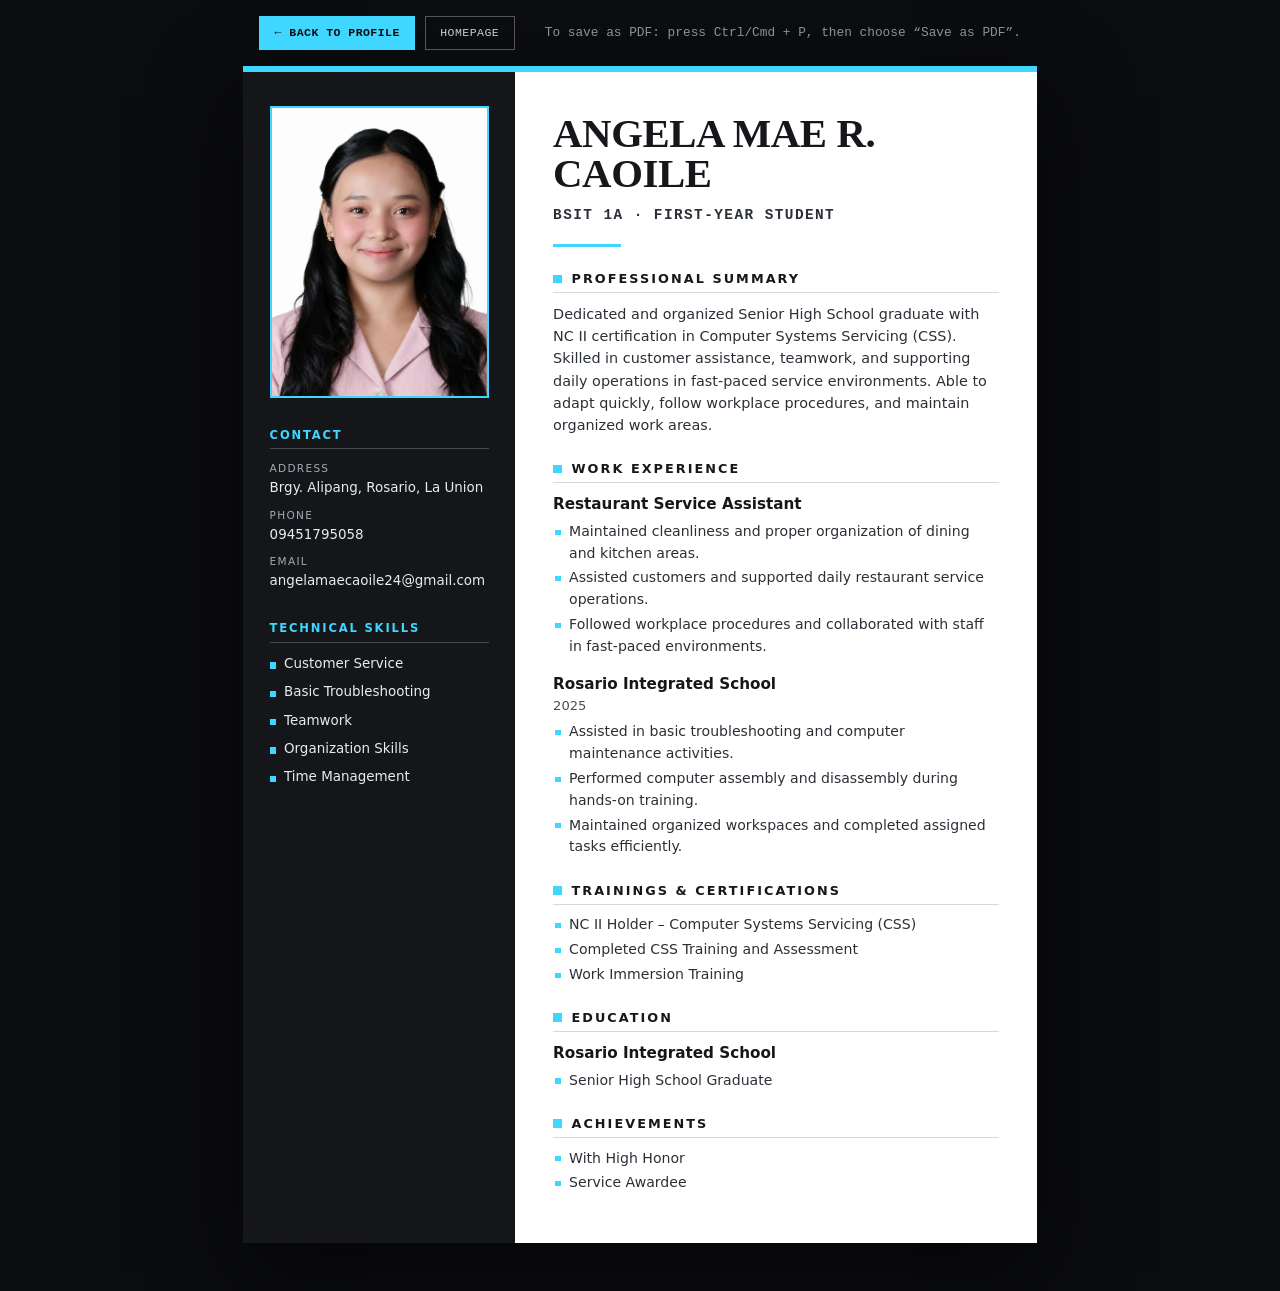
<file: resumes/angela-resume.html>
<!DOCTYPE html>
<html lang="en">
<head>
<meta charset="UTF-8">
<meta name="viewport" content="width=device-width, initial-scale=1.0">
<title>Angela Mae R. Caoile | Resume</title>
<meta name="description" content="Resume of Angela Mae R. Caoile, BSIT 1A.">
<link rel="stylesheet" href="resumes.css">
</head>
<body class="is-cyan">
<div class="toolbar">
<nav aria-label="Resume navigation"><a href="../angela.html">&larr; Back to profile</a><a href="../index.html">Homepage</a></nav>
<p>To save as PDF: press Ctrl/Cmd + P, then choose &ldquo;Save as PDF&rdquo;.</p>
</div>
<main class="sheet">
<aside class="rail">
<div class="photo"><img src="../images/angela/profile.jpg" alt="Photo of Angela Mae R. Caoile"></div>
<section class="contact" aria-labelledby="c-h"><h2 id="c-h">Contact</h2><ul>
<li><span>Address</span>Brgy. Alipang, Rosario, La Union</li>
<li><span>Phone</span><a href="tel:09451795058">09451795058</a></li>
<li><span>Email</span><a href="mailto:angelamaecaoile24@gmail.com">angelamaecaoile24@gmail.com</a></li></ul></section>
<section class="skills" aria-labelledby="s-h"><h2 id="s-h">Technical Skills</h2><ul><li>Customer Service</li><li>Basic Troubleshooting</li><li>Teamwork</li><li>Organization Skills</li><li>Time Management</li></ul></section>
</aside>
<div class="main">
<header><h1 class="name">ANGELA MAE R. CAOILE</h1><p class="headline">BSIT 1A &middot; First-Year Student</p><div class="bar"></div></header>
<section><h2>Professional Summary</h2>
<p>Dedicated and organized Senior High School graduate with NC II certification in Computer Systems Servicing (CSS). Skilled in customer assistance, teamwork, and supporting daily operations in fast-paced service environments. Able to adapt quickly, follow workplace procedures, and maintain organized work areas.</p></section>
<section><h2>Work Experience</h2>
<div class="entry"><h3>Restaurant Service Assistant</h3><ul>
<li>Maintained cleanliness and proper organization of dining and kitchen areas.</li>
<li>Assisted customers and supported daily restaurant service operations.</li>
<li>Followed workplace procedures and collaborated with staff in fast-paced environments.</li></ul></div>
<div class="entry"><h3>Rosario Integrated School</h3><p class="where">2025</p><ul>
<li>Assisted in basic troubleshooting and computer maintenance activities.</li>
<li>Performed computer assembly and disassembly during hands-on training.</li>
<li>Maintained organized workspaces and completed assigned tasks efficiently.</li></ul></div></section>
<section><h2>Trainings &amp; Certifications</h2><div class="entry"><ul>
<li>NC II Holder &ndash; Computer Systems Servicing (CSS)</li><li>Completed CSS Training and Assessment</li><li>Work Immersion Training</li></ul></div></section>
<section><h2>Education</h2><div class="entry"><h3>Rosario Integrated School</h3><ul><li>Senior High School Graduate</li></ul></div></section>
<section><h2>Achievements</h2><div class="entry"><ul><li>With High Honor</li><li>Service Awardee</li></ul></div></section>
</div>
</main>
</body>
</html>
</file>
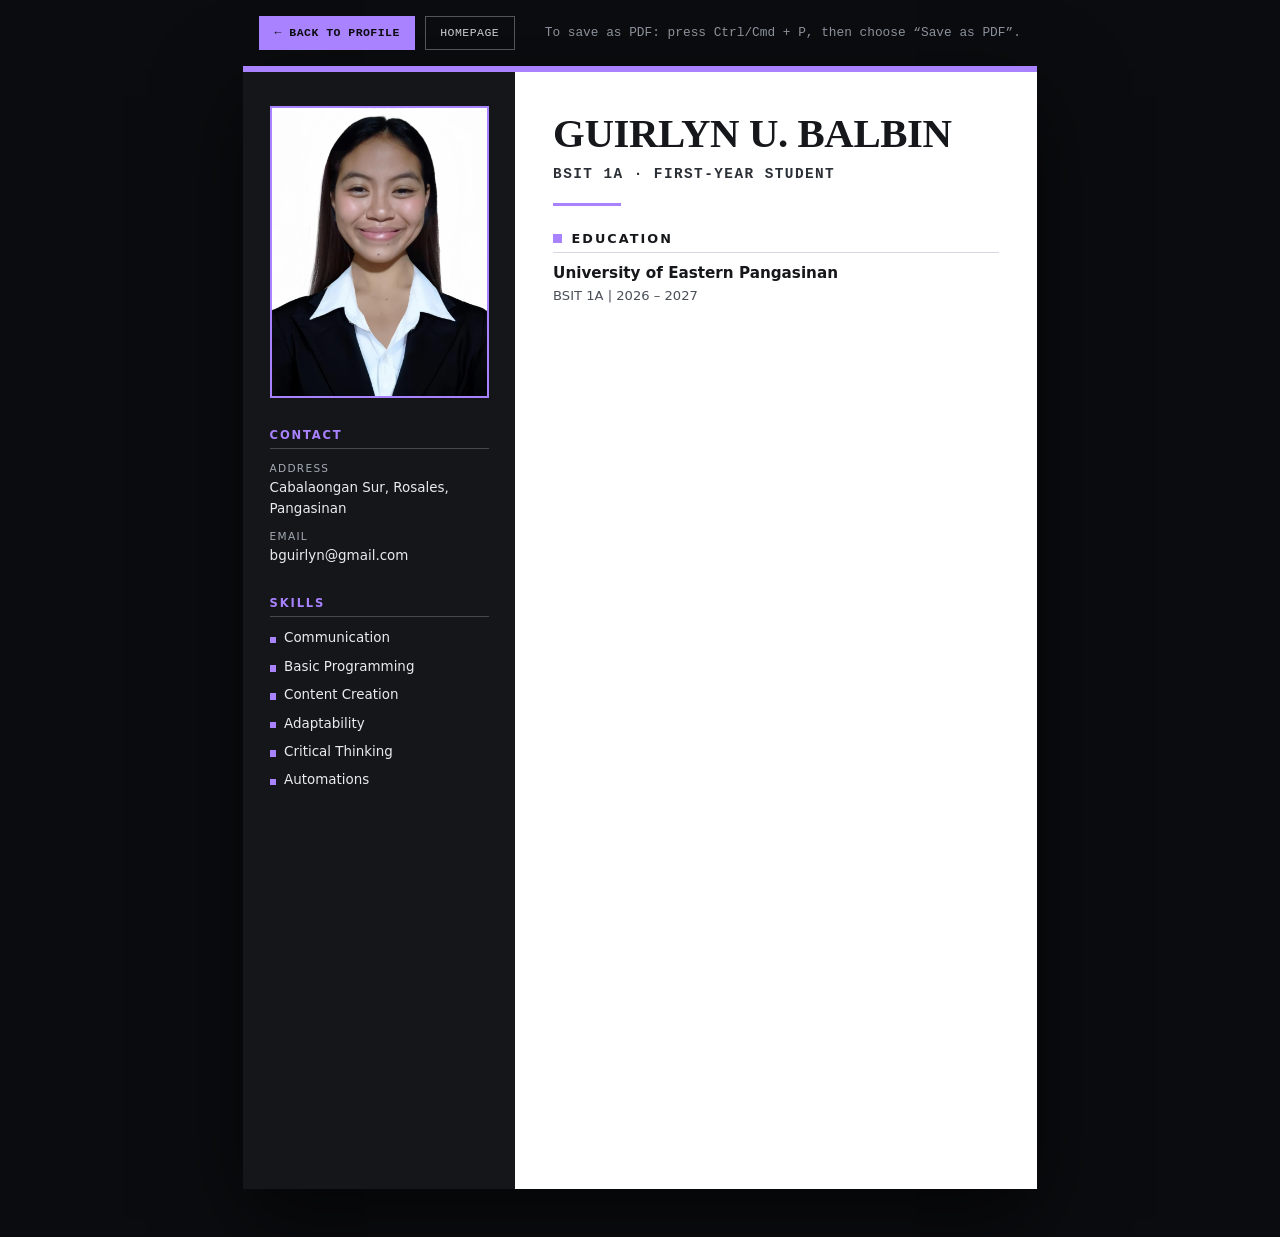
<file: resumes/guirlyn-resume.html>
<!DOCTYPE html>
<html lang="en">
<head>
<meta charset="UTF-8">
<meta name="viewport" content="width=device-width, initial-scale=1.0">
<title>Guirlyn U. Balbin | Resume</title>
<meta name="description" content="Resume of Guirlyn U. Balbin, BSIT 1A.">
<link rel="stylesheet" href="resumes.css">
</head>
<body class="is-purple">
<div class="toolbar">
<nav aria-label="Resume navigation"><a href="../guirlyn.html">&larr; Back to profile</a><a href="../index.html">Homepage</a></nav>
<p>To save as PDF: press Ctrl/Cmd + P, then choose &ldquo;Save as PDF&rdquo;.</p>
</div>
<main class="sheet">
<aside class="rail">
<div class="photo"><img src="../images/guirlyn/profile.jpg" alt="Photo of Guirlyn U. Balbin"></div>
<section class="contact" aria-labelledby="c-h"><h2 id="c-h">Contact</h2><ul>
<li><span>Address</span>Cabalaongan Sur, Rosales, Pangasinan</li>
<li><span>Email</span><a href="mailto:bguirlyn@gmail.com">bguirlyn@gmail.com</a></li></ul></section>
<section class="skills" aria-labelledby="s-h"><h2 id="s-h">Skills</h2><ul><li>Communication</li><li>Basic Programming</li><li>Content Creation</li><li>Adaptability</li><li>Critical Thinking</li><li>Automations</li></ul></section>
</aside>
<div class="main">
<header><h1 class="name">GUIRLYN U. BALBIN</h1><p class="headline">BSIT 1A &middot; First-Year Student</p><div class="bar"></div></header>
<section><h2>Education</h2><div class="entry"><h3>University of Eastern Pangasinan</h3><p class="where">BSIT 1A | 2026 &ndash; 2027</p></div></section>
</div>
</main>
</body>
</html>
</file>
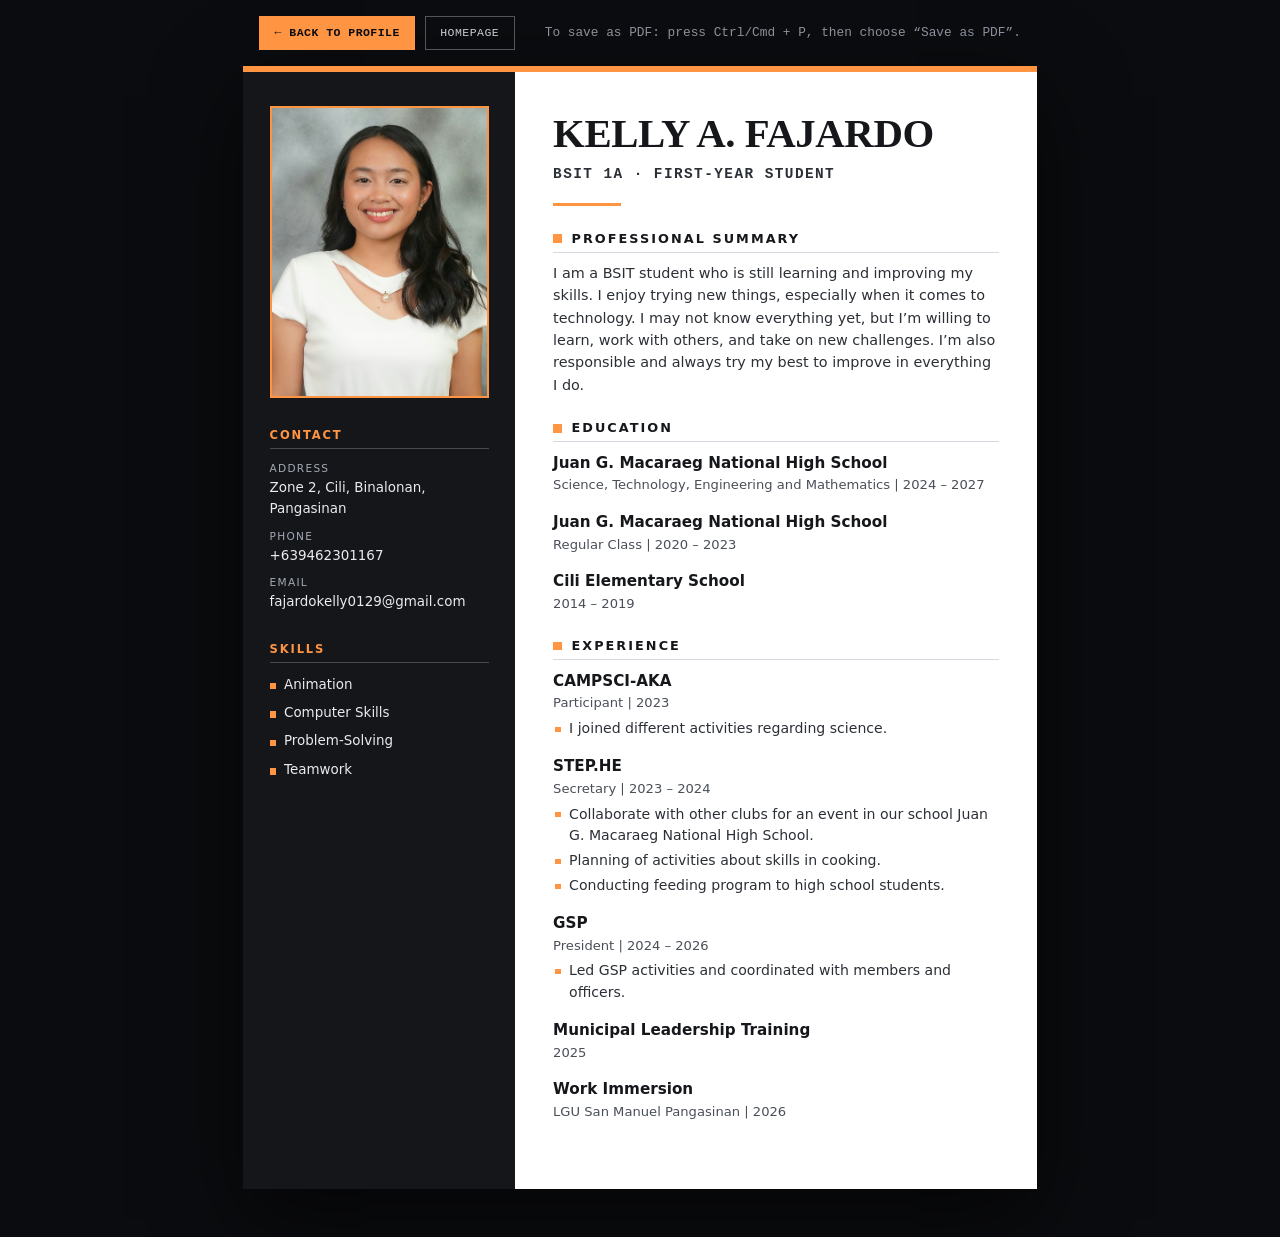
<file: resumes/kelly-resume.html>
<!DOCTYPE html>
<html lang="en">
<head>
<meta charset="UTF-8">
<meta name="viewport" content="width=device-width, initial-scale=1.0">
<title>Kelly A. Fajardo | Resume</title>
<meta name="description" content="Resume of Kelly A. Fajardo, BSIT 1A.">
<link rel="stylesheet" href="resumes.css">
</head>
<body class="is-orange">
<div class="toolbar">
<nav aria-label="Resume navigation"><a href="../kelly.html">&larr; Back to profile</a><a href="../index.html">Homepage</a></nav>
<p>To save as PDF: press Ctrl/Cmd + P, then choose &ldquo;Save as PDF&rdquo;.</p>
</div>
<main class="sheet">
<aside class="rail">
<div class="photo"><img src="../images/kelly/profile.jpg" alt="Photo of Kelly A. Fajardo"></div>
<section class="contact" aria-labelledby="c-h"><h2 id="c-h">Contact</h2><ul>
<li><span>Address</span>Zone 2, Cili, Binalonan, Pangasinan</li>
<li><span>Phone</span><a href="tel:+639462301167">+639462301167</a></li><li><span>Email</span><a href="mailto:fajardokelly0129@gmail.com">fajardokelly0129@gmail.com</a></li></ul></section>
<section class="skills" aria-labelledby="s-h"><h2 id="s-h">Skills</h2><ul><li>Animation</li><li>Computer Skills</li><li>Problem-Solving</li><li>Teamwork</li></ul></section>
</aside>
<div class="main">
<header><h1 class="name">KELLY A. FAJARDO</h1><p class="headline">BSIT 1A &middot; First-Year Student</p><div class="bar"></div></header>
<section><h2>Professional Summary</h2><p>I am a BSIT student who is still learning and improving my skills. I enjoy trying new things, especially when it comes to technology. I may not know everything yet, but I&rsquo;m willing to learn, work with others, and take on new challenges. I&rsquo;m also responsible and always try my best to improve in everything I do.</p></section><section><h2>Education</h2><div class="entry"><h3>Juan G. Macaraeg National High School</h3><p class="where">Science, Technology, Engineering and Mathematics | 2024 &ndash; 2027</p></div><div class="entry"><h3>Juan G. Macaraeg National High School</h3><p class="where">Regular Class | 2020 &ndash; 2023</p></div><div class="entry"><h3>Cili Elementary School</h3><p class="where">2014 &ndash; 2019</p></div></section><section><h2>Experience</h2><div class="entry"><h3>CAMPSCI-AKA</h3><p class="where">Participant | 2023</p><ul><li>I joined different activities regarding science.</li></ul></div><div class="entry"><h3>STEP.HE</h3><p class="where">Secretary | 2023 &ndash; 2024</p><ul><li>Collaborate with other clubs for an event in our school Juan G. Macaraeg National High School.</li><li>Planning of activities about skills in cooking.</li><li>Conducting feeding program to high school students.</li></ul></div><div class="entry"><h3>GSP</h3><p class="where">President | 2024 &ndash; 2026</p><ul><li>Led GSP activities and coordinated with members and officers.</li></ul></div><div class="entry"><h3>Municipal Leadership Training</h3><p class="where">2025</p></div><div class="entry"><h3>Work Immersion</h3><p class="where">LGU San Manuel Pangasinan | 2026</p></div></section>
</div>
</main>
</body>
</html>
</file>
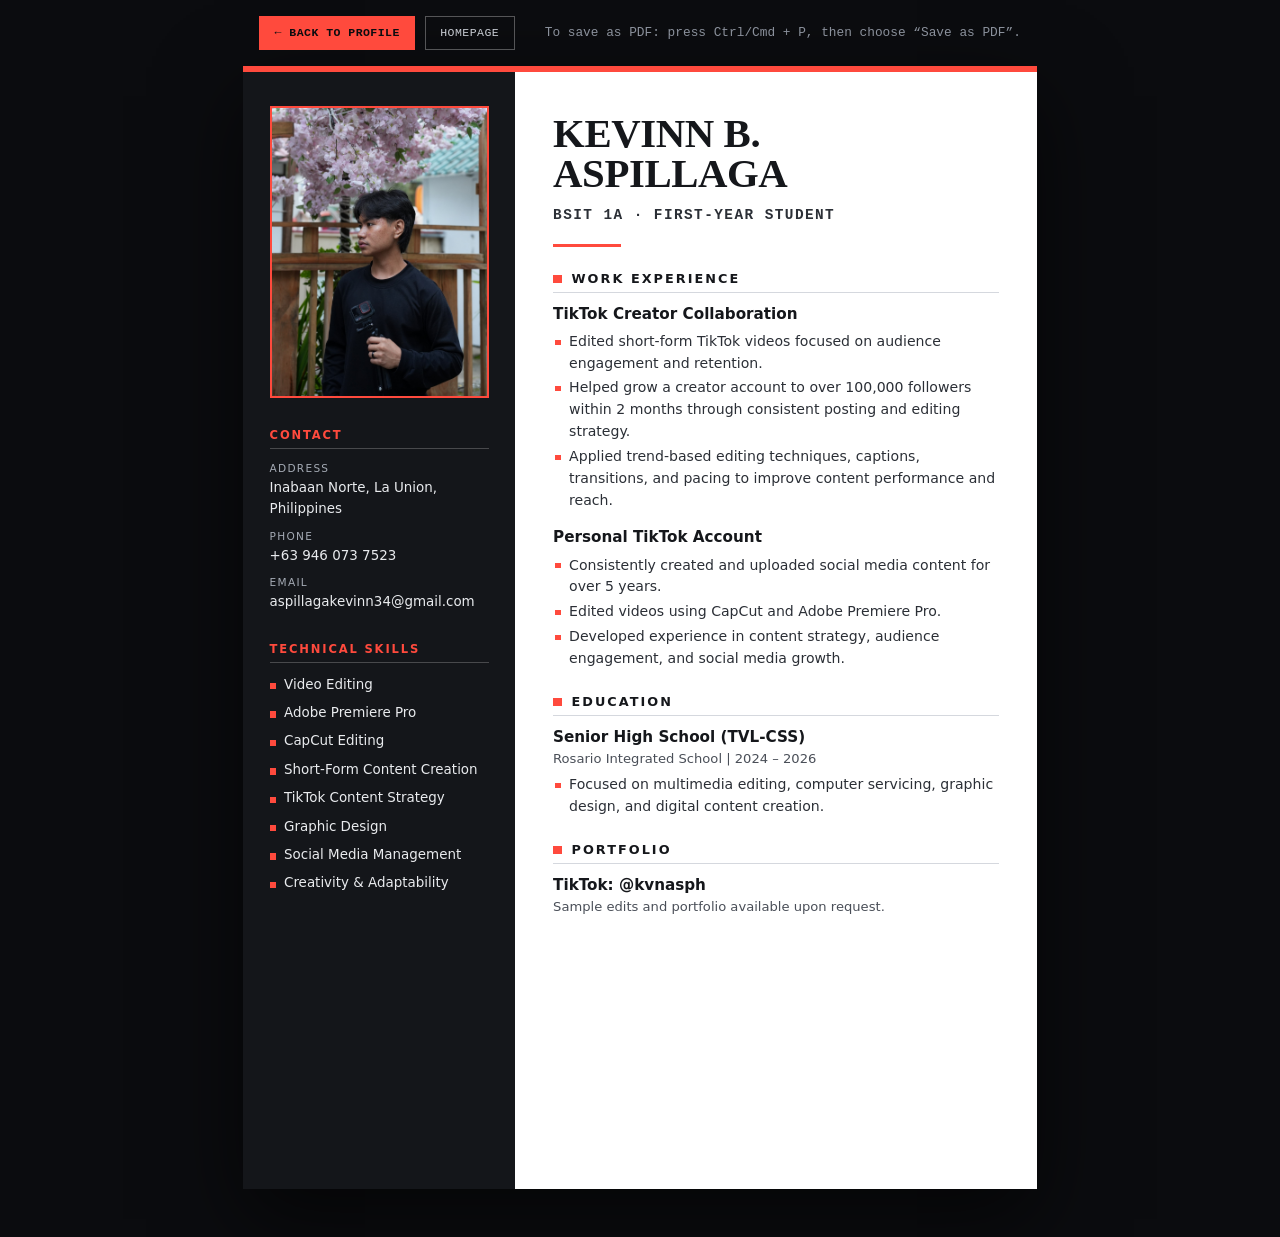
<file: resumes/kevinn-resume.html>
<!DOCTYPE html>
<html lang="en">
<head>
<meta charset="UTF-8">
<meta name="viewport" content="width=device-width, initial-scale=1.0">
<title>Kevinn B. Aspillaga | Resume</title>
<meta name="description" content="Resume of Kevinn B. Aspillaga, BSIT 1A.">
<link rel="stylesheet" href="resumes.css">
</head>
<body class="is-red">
<div class="toolbar">
<nav aria-label="Resume navigation"><a href="../kevinn.html">&larr; Back to profile</a><a href="../index.html">Homepage</a></nav>
<p>To save as PDF: press Ctrl/Cmd + P, then choose &ldquo;Save as PDF&rdquo;.</p>
</div>
<main class="sheet">
<aside class="rail">
<div class="photo"><img src="../images/kevinn/profile.jpg" alt="Photo of Kevinn B. Aspillaga"></div>
<section class="contact" aria-labelledby="c-h"><h2 id="c-h">Contact</h2><ul>
<li><span>Address</span>Inabaan Norte, La Union, Philippines</li>
<li><span>Phone</span><a href="tel:+639460737523">+63 946 073 7523</a></li>
<li><span>Email</span><a href="mailto:aspillagakevinn34@gmail.com">aspillagakevinn34@gmail.com</a></li></ul></section>
<section class="skills" aria-labelledby="s-h"><h2 id="s-h">Technical Skills</h2><ul><li>Video Editing</li><li>Adobe Premiere Pro</li><li>CapCut Editing</li><li>Short-Form Content Creation</li><li>TikTok Content Strategy</li><li>Graphic Design</li><li>Social Media Management</li><li>Creativity &amp; Adaptability</li></ul></section>
</aside>
<div class="main">
<header><h1 class="name">KEVINN B. ASPILLAGA</h1><p class="headline">BSIT 1A &middot; First-Year Student</p><div class="bar"></div></header>
<section><h2>Work Experience</h2>
<div class="entry"><h3>TikTok Creator Collaboration</h3><ul>
<li>Edited short-form TikTok videos focused on audience engagement and retention.</li>
<li>Helped grow a creator account to over 100,000 followers within 2 months through consistent posting and editing strategy.</li>
<li>Applied trend-based editing techniques, captions, transitions, and pacing to improve content performance and reach.</li></ul></div>
<div class="entry"><h3>Personal TikTok Account</h3><ul>
<li>Consistently created and uploaded social media content for over 5 years.</li>
<li>Edited videos using CapCut and Adobe Premiere Pro.</li>
<li>Developed experience in content strategy, audience engagement, and social media growth.</li></ul></div></section>
<section><h2>Education</h2>
<div class="entry"><h3>Senior High School (TVL-CSS)</h3><p class="where">Rosario Integrated School | 2024 &ndash; 2026</p><ul><li>Focused on multimedia editing, computer servicing, graphic design, and digital content creation.</li></ul></div></section>
<section><h2>Portfolio</h2>
<div class="entry"><h3>TikTok: @kvnasph</h3><p class="where">Sample edits and portfolio available upon request.</p></div></section>
</div>
</main>
</body>
</html>
</file>
<file: style.css>
/* =========================================================
   BSIT 1A STUDENT PORTFOLIO: REDESIGN
   Dark technical / editorial identity. HTML + CSS only.
   No JavaScript, no frameworks.

   CONTENTS
   01. Tokens
   02. Reset and base
   03. Shared components (buttons, frames, labels)
   04. Header and navigation
   05. Welcome screen
   06. Home / hero
   07. Section scaffolding, About
   08. Members directory
   09. Member profiles
   10. Academic archive: course, periods, index, categories
   11. Academic archive: items, media, documents, status
   12. Lightbox and PDF viewer
   13. Resume Library
   14. Closing and footer
   15. Motion
   16. Responsive
========================================================= */


/* =========================================================
   01. Tokens
========================================================= */

:root {

    /* Surfaces */
    --bg: #07080a;
    --surface: #0d0f13;
    --surface-2: #13161b;
    --surface-3: #1a1e25;

    /* Text */
    --text: #eceef0;
    --text-soft: #b7bcc5;
    --muted: #868c97;

    /* Lines */
    --line: rgba(255, 255, 255, 0.09);
    --line-2: rgba(255, 255, 255, 0.18);
    --line-3: rgba(255, 255, 255, 0.34);

    /* Member accents */
    --red: #ff4a3d;
    --purple: #a982ff;
    --cyan: #3fd6ff;
    --orange: #ff9442;
    --accent: var(--text-soft);

    /* Type */
    --font-sans: "Schibsted Grotesk", "Segoe UI", Helvetica, Arial, sans-serif;
    --font-serif: "Newsreader", Georgia, "Times New Roman", serif;
    --font-mono: "JetBrains Mono", ui-monospace, SFMono-Regular, Menlo, Consolas, monospace;

    --text-xs: 0.75rem;
    --text-sm: 0.875rem;
    --text-base: 1rem;
    --text-md: 1.125rem;
    --text-lg: 1.375rem;

    /* Spacing */
    --space-1: 0.5rem;
    --space-2: 1rem;
    --space-3: 1.5rem;
    --space-4: 2.5rem;
    --space-5: 4rem;
    --space-6: 6rem;
    --section-space: clamp(4.5rem, 9vw, 8.5rem);

    /* Layout */
    --container: 1200px;
    --nav-height: 64px;

    /* Effects */
    --radius: 2px;
    --shadow: 0 28px 70px rgba(0, 0, 0, 0.5);
    --ease: cubic-bezier(.2, .7, .2, 1);
    --transition: 220ms ease;
}


/* =========================================================
   02. Reset and base
========================================================= */

*,
*::before,
*::after {
    margin: 0;
    padding: 0;
    box-sizing: border-box;
}

html {
    scroll-behavior: smooth;
    scroll-padding-top: calc(var(--nav-height) + 16px);
    -webkit-text-size-adjust: 100%;
    color-scheme: dark;
    scrollbar-color: var(--surface-3) var(--bg);
}

body {
    position: relative;

    background: var(--bg);
    color: var(--text);
    font-family: var(--font-sans);
    font-size: var(--text-base);
    line-height: 1.6;
    overflow-x: hidden;
}

/* two hairlines at the container edges, like a layout guide */

body::before {
    content: "";

    position: fixed;
    inset: 0;
    z-index: -1;

    background:
        linear-gradient(var(--line), var(--line)) calc(50% - var(--container) / 2 - 1px) 0 / 1px 100% no-repeat,
        linear-gradient(var(--line), var(--line)) calc(50% + var(--container) / 2) 0 / 1px 100% no-repeat;

    pointer-events: none;
}

img {
    display: block;
    max-width: 100%;
}

ul,
ol {
    list-style: none;
}

a {
    color: inherit;
    text-decoration: none;
}

h1, h2, h3, h4, h5, h6 {
    font-weight: 700;
    line-height: 1.08;
    letter-spacing: -0.02em;
}

summary {
    font: inherit;
}

:focus-visible {
    outline: 2px solid var(--text);
    outline-offset: 3px;
}

::selection {
    background: var(--text);
    color: var(--bg);
}

/* member colour hooks */

.m-red    { --accent: var(--red); }

.m-purple { --accent: var(--purple); }

.m-cyan   { --accent: var(--cyan); }

.m-orange { --accent: var(--orange); }

.r-red    { background: var(--red); }

.r-purple { background: var(--purple); }

.r-cyan   { background: var(--cyan); }

.r-orange { background: var(--orange); }


/* =========================================================
   03. Shared components
========================================================= */

.container {
    width: min(calc(100% - 48px), var(--container));
    margin-inline: auto;
}

.todo {
    color: var(--muted);
}

/* Buttons: square, mono, fill with the member colour on hover */

.btn {
    display: inline-flex;
    align-items: center;
    gap: 0.6rem;

    padding: 0.8rem 1.2rem;

    border: 1px solid var(--line-3);
    border-radius: var(--radius);

    font-family: var(--font-mono);
    font-size: var(--text-xs);
    font-weight: 500;
    letter-spacing: 0.06em;
    line-height: 1.2;
    text-transform: uppercase;

    transition: background var(--transition), color var(--transition), border-color var(--transition);
}

.btn-solid {
    background: var(--text);
    border-color: var(--text);
    color: var(--bg);
}

.btn:hover,
.btn:focus-visible {
    background: var(--accent);
    border-color: var(--accent);
    color: var(--bg);
}

/* Image frame with a placeholder until the real photo exists */

.frame {
    display: block;
    --ar: 4 / 3;

    position: relative;
    aspect-ratio: var(--ar);
    overflow: hidden;

    border: 1px solid var(--line-2);
    background:
        repeating-linear-gradient(
            135deg,
            var(--surface-2) 0 10px,
            var(--surface-3) 10px 11px
        );
}

.frame::before {
    content: "[ADD PHOTO]";

    position: absolute;
    inset: 0;

    display: grid;
    place-items: center;

    color: var(--muted);
    font-family: var(--font-mono);
    font-size: var(--text-xs);
}

.frame img {
    position: absolute;
    inset: 0;

    width: 100%;
    height: 100%;

    object-fit: cover;

    /* hide alt text / broken icon until a photo is added */
    color: transparent;
    font-size: 0;

    transition: transform 600ms var(--ease), filter var(--transition);
}

.frame-hero { --ar: 5 / 6; }

/* Small mono label with a leading rule */

.section-label,
.hero-label,
.archive-label,
.portfolio-label {
    display: flex;
    align-items: center;
    gap: 0.8rem;

    color: var(--text-soft);
    font-family: var(--font-mono);
    font-size: var(--text-xs);
    font-weight: 500;
    letter-spacing: 0.08em;
    text-transform: uppercase;
}

.section-label::before,
.hero-label::before,
.archive-label::before,
.portfolio-label::before {
    content: "";

    flex: none;
    width: 2.25rem;
    height: 1px;

    background: var(--accent, var(--text-soft));
}

/* Label / value lists */

.info-list > div {
    display: grid;
    grid-template-columns: 140px 1fr;
    gap: var(--space-2);

    padding: 0.8rem 0;
    border-top: 1px solid var(--line);
}

.info-list > div:last-child {
    border-bottom: 1px solid var(--line);
}

.info-list dt {
    color: var(--muted);
    font-family: var(--font-mono);
    font-size: var(--text-xs);
    letter-spacing: 0.06em;
    text-transform: uppercase;
    padding-top: 0.2em;
}

.info-list dd {
    font-size: var(--text-sm);
    font-weight: 500;
}


/* =========================================================
   04. Header and navigation
========================================================= */

.site-header {
    position: sticky;
    top: 0;
    z-index: 100;

    background: rgba(7, 8, 10, 0.78);
    -webkit-backdrop-filter: blur(14px) saturate(140%);
    backdrop-filter: blur(14px) saturate(140%);
    border-bottom: 1px solid var(--line);
}

.navbar {
    height: var(--nav-height);

    display: flex;
    align-items: center;
    justify-content: space-between;
    gap: var(--space-3);
}

.brand {
    display: flex;
    align-items: center;
    gap: 0.75rem;
}

.brand::before {
    content: "";

    flex: none;

    width: 14px;
    height: 14px;

    background: conic-gradient(
        var(--red) 0 25%,
        var(--purple) 0 50%,
        var(--cyan) 0 75%,
        var(--orange) 0
    );
}

.brand strong {
    font-size: var(--text-md);
    font-weight: 800;
    letter-spacing: -0.01em;
}

.brand span {
    padding-left: 0.75rem;
    border-left: 1px solid var(--line-2);

    color: var(--muted);
    font-family: var(--font-mono);
    font-size: var(--text-xs);
    letter-spacing: 0.04em;
}

.nav-links {
    display: flex;
    gap: 0.4rem;

    counter-reset: nav;
}

.nav-links li {
    counter-increment: nav;
}

.nav-links a {
    position: relative;

    display: block;
    padding: 0.5rem 0.9rem;

    color: var(--text-soft);
    font-family: var(--font-mono);
    font-size: var(--text-xs);
    letter-spacing: 0.08em;
    text-transform: uppercase;

    transition: color var(--transition), background var(--transition);
}

.nav-links a::before {
    content: counter(nav, decimal-leading-zero);

    margin-right: 0.55rem;

    color: var(--muted);
    transition: color var(--transition);
}

.nav-links a::after {
    content: "";

    position: absolute;
    left: 0.9rem;
    right: 0.9rem;
    bottom: 0.2rem;

    height: 1px;

    background: var(--text);

    transform: scaleX(0);
    transform-origin: left;
    transition: transform var(--transition);
}

.nav-links a:hover {
    color: var(--text);
}

.nav-links a:hover::before {
    color: var(--text);
}

.nav-links a:hover::after {
    transform: scaleX(1);
}

/* last link (Resume) is the one call to action */

.nav-links li:last-child a {
    margin-left: 0.6rem;

    border: 1px solid var(--line-3);
    border-radius: var(--radius);
}

.nav-links li:last-child a::after {
    display: none;
}

.nav-links li:last-child a:hover {
    background: var(--text);
    border-color: var(--text);
    color: var(--bg);
}

.nav-links li:last-child a:hover::before {
    color: var(--bg);
}

/* four-colour line, filled by scroll progress */

.site-header::after {
    content: "";

    position: absolute;
    left: 0;
    bottom: -1px;

    width: 100%;
    height: 2px;

    background: linear-gradient(
        90deg,
        var(--red) 0 25%,
        var(--purple) 25% 50%,
        var(--cyan) 50% 75%,
        var(--orange) 75% 100%
    );

    transform-origin: left;
}

/* CSS-only mobile menu */

.mobile-menu {
    display: none;
}

.mobile-menu summary {
    list-style: none;
    cursor: pointer;

    padding: 0.5rem 0.95rem;

    border: 1px solid var(--line-3);
    border-radius: var(--radius);

    font-family: var(--font-mono);
    font-size: var(--text-xs);
    letter-spacing: 0.08em;
    text-transform: uppercase;
}

.mobile-menu summary::-webkit-details-marker {
    display: none;
}

.mobile-menu .menu-close,
.mobile-menu[open] .menu-open {
    display: none;
}

.mobile-menu[open] .menu-close {
    display: inline;
}

.mobile-links {
    position: absolute;
    top: 100%;
    left: 0;
    right: 0;

    padding: 0.5rem 24px 1.25rem;

    background: var(--surface);
    border-bottom: 1px solid var(--line-2);
    box-shadow: var(--shadow);

    counter-reset: nav;
}

.mobile-links li {
    counter-increment: nav;
}

.mobile-links a {
    display: flex;
    gap: 1rem;

    padding: 0.95rem 0;

    border-bottom: 1px solid var(--line);

    font-size: var(--text-md);
    font-weight: 600;
}

.mobile-links a::before {
    content: counter(nav, decimal-leading-zero);

    min-width: 1.8rem;

    color: var(--muted);
    font-family: var(--font-mono);
    font-size: var(--text-xs);
    line-height: 2;
}

.mobile-links li:last-child a {
    border-bottom: 0;
}


/* =========================================================
   05. Welcome screen (CSS only)
   Types the greeting, fills the four-colour bar, then fades out
   by itself. "Enter portfolio" skips it, and it is skipped when
   the page opens on any #target. With reduced motion it stays
   until "Enter portfolio" is used.
========================================================= */

.welcome {
    position: fixed;
    inset: 0;
    z-index: 1000;

    display: grid;
    place-items: center;

    padding: 80px 28px 48px;

    background:
        radial-gradient(ellipse 70% 55% at 50% 40%, #10141b 0%, #07080a 70%, #040506 100%);

    animation: welcome-out 700ms ease 5.4s forwards;
}

body:has(:target) .welcome {
    display: none;
}

.welcome::before {
    content: "";

    position: absolute;
    inset: 0;

    background-image:
        linear-gradient(var(--line) 1px, transparent 1px),
        linear-gradient(90deg, var(--line) 1px, transparent 1px);
    background-size: 56px 56px;

    -webkit-mask-image: radial-gradient(ellipse at center, #000 15%, transparent 72%);
    mask-image: radial-gradient(ellipse at center, #000 15%, transparent 72%);

    pointer-events: none;
}

/* corner brackets */

.welcome::after {
    content: "";

    position: absolute;
    inset: 18px;

    background:
        linear-gradient(var(--line-3), var(--line-3)) top left / 22px 1px no-repeat,
        linear-gradient(var(--line-3), var(--line-3)) top left / 1px 22px no-repeat,
        linear-gradient(var(--line-3), var(--line-3)) top right / 22px 1px no-repeat,
        linear-gradient(var(--line-3), var(--line-3)) top right / 1px 22px no-repeat,
        linear-gradient(var(--line-3), var(--line-3)) bottom left / 22px 1px no-repeat,
        linear-gradient(var(--line-3), var(--line-3)) bottom left / 1px 22px no-repeat,
        linear-gradient(var(--line-3), var(--line-3)) bottom right / 22px 1px no-repeat,
        linear-gradient(var(--line-3), var(--line-3)) bottom right / 1px 22px no-repeat;

    pointer-events: none;
}

.welcome-bar {
    position: absolute;
    z-index: 1;
    top: 38px;
    left: 44px;
    right: 44px;

    display: flex;
    justify-content: space-between;

    color: var(--muted);
    font-family: var(--font-mono);
    font-size: var(--text-xs);
    letter-spacing: 0.1em;
}

.welcome-inner {
    position: relative;
    z-index: 1;

    width: min(100%, 780px);
}

.welcome-path {
    margin-bottom: var(--space-3);

    color: var(--muted);
    font-family: var(--font-mono);
    font-size: var(--text-xs);
    letter-spacing: 0.05em;

    animation: fade-up 600ms ease 150ms both;
}

.welcome-path::before {
    content: "> ";
    color: var(--cyan);
}

.welcome-title {
    font-family: var(--font-mono);
    font-size: clamp(1rem, 4.2vw, 2.9rem);
    font-weight: 500;
    letter-spacing: 0;
    line-height: 1.25;
}

.typed {
    display: inline-block;
    max-width: 100%;
    overflow: hidden;
    vertical-align: bottom;
    white-space: nowrap;

    width: 27ch;
    border-right: 0.1em solid var(--text);

    animation:
        typing 1.9s steps(27, end) 0.5s both,
        caret 800ms step-end infinite;
}

@keyframes typing {
    from { width: 0; }
}

@keyframes caret {
    50% { border-right-color: transparent; }
}

.welcome-sub {
    margin-top: var(--space-2);

    color: var(--text-soft);
    font-family: var(--font-serif);
    font-size: clamp(1.1rem, 2.4vw, 1.6rem);
    font-style: italic;

    animation: fade-up 700ms ease 2.6s both;
}

.welcome-load {
    display: flex;
    gap: 4px;

    width: min(100%, 440px);
    height: 3px;
    margin: var(--space-4) 0 var(--space-3);
}

.welcome-load span {
    flex: 1;

    background:
        linear-gradient(var(--accent), var(--accent)) left / 100% 100% no-repeat,
        var(--line);

    animation: load-fill 800ms var(--ease) both;
}

.welcome-load span:nth-child(1) { animation-delay: 0.6s; }

.welcome-load span:nth-child(2) { animation-delay: 1.2s; }

.welcome-load span:nth-child(3) { animation-delay: 1.8s; }

.welcome-load span:nth-child(4) { animation-delay: 2.4s; }

@keyframes load-fill {
    from { background-size: 0 100%, 100% 100%; }
}

.welcome-members {
    display: grid;
    grid-template-columns: 1fr 1fr;
    gap: 0.45rem var(--space-3);

    max-width: 540px;
    margin-bottom: var(--space-4);
}

.welcome-members li {
    padding-left: 0.75rem;
    border-left: 2px solid var(--accent);

    color: var(--text-soft);
    font-family: var(--font-mono);
    font-size: var(--text-xs);
    letter-spacing: 0.04em;

    animation: fade-up 500ms ease both;
}

.welcome-members li:nth-child(1) { animation-delay: 0.9s; }

.welcome-members li:nth-child(2) { animation-delay: 1.5s; }

.welcome-members li:nth-child(3) { animation-delay: 2.1s; }

.welcome-members li:nth-child(4) { animation-delay: 2.7s; }

.welcome-enter {
    animation: fade-up 600ms ease 3s both;
}

@keyframes welcome-out {
    to {
        opacity: 0;
        visibility: hidden;
    }
}


/* =========================================================
   06. Home / hero
   Editorial headline, framed team photo, and a four-column
   member index running the full width underneath.
========================================================= */

.hero {
    position: relative;
    overflow: hidden;

    padding: clamp(2.5rem, 5vw, 4.5rem) 0 0;
}

/* faint grid fading downward */

.hero::before {
    content: "";

    position: absolute;
    inset: 0;

    background-image:
        linear-gradient(var(--line) 1px, transparent 1px),
        linear-gradient(90deg, var(--line) 1px, transparent 1px);
    background-size: 80px 80px;

    -webkit-mask-image: linear-gradient(to bottom, #000 10%, transparent 80%);
    mask-image: linear-gradient(to bottom, #000 10%, transparent 80%);

    pointer-events: none;
}

/* one cool glow, top left */

.hero::after {
    content: "";

    position: absolute;
    top: -25%;
    left: -12%;

    width: 62%;
    height: 85%;

    background: radial-gradient(ellipse at center, rgba(63, 214, 255, 0.07), transparent 65%);

    pointer-events: none;
}

.hero > .container {
    position: relative;
    z-index: 1;
}

.hero-grid {
    display: grid;
    grid-template-columns: minmax(0, 1.4fr) minmax(0, 0.6fr);
    gap: clamp(2.5rem, 6vw, 5.5rem);
    align-items: end;
}

.hero-label {
    margin-bottom: var(--space-3);
}

.hero h1 {
    font-family: var(--font-serif);
    font-size: clamp(2.7rem, 5.6vw, 4.9rem);
    font-weight: 400;
    line-height: 0.98;
    letter-spacing: -0.04em;
    text-wrap: balance;
}

.hero h1 span {
    display: block;
}

.hero h1 span + span {
    color: var(--text-soft);
    font-style: italic;
}

.hero-intro {
    max-width: 48ch;
    margin: var(--space-3) 0 var(--space-3);

    color: var(--text-soft);
    font-size: var(--text-md);
    line-height: 1.6;
}

.hero-links {
    display: flex;
    flex-wrap: wrap;
    gap: var(--space-2);
}

/* team photo plate: corner brackets, four-colour base line, caption below */

.hero-figure {
    position: relative;
}

.hero-frame {
    position: relative;
    padding: 0;
}

.hero-frame::before {
    content: "";

    position: absolute;
    inset: -12px;
    z-index: 3;

    background:
        linear-gradient(var(--text-soft), var(--text-soft)) top left / 20px 1px no-repeat,
        linear-gradient(var(--text-soft), var(--text-soft)) top left / 1px 20px no-repeat,
        linear-gradient(var(--text-soft), var(--text-soft)) top right / 20px 1px no-repeat,
        linear-gradient(var(--text-soft), var(--text-soft)) top right / 1px 20px no-repeat,
        linear-gradient(var(--text-soft), var(--text-soft)) bottom left / 20px 1px no-repeat,
        linear-gradient(var(--text-soft), var(--text-soft)) bottom left / 1px 20px no-repeat,
        linear-gradient(var(--text-soft), var(--text-soft)) bottom right / 20px 1px no-repeat,
        linear-gradient(var(--text-soft), var(--text-soft)) bottom right / 1px 20px no-repeat;

    pointer-events: none;
}

.hero-frame .frame {
    box-shadow: var(--shadow);
}

.hero-frame .frame::after {
    content: "";

    position: absolute;
    z-index: 2;
    left: 0;
    right: 0;
    bottom: 0;

    height: 3px;

    background: linear-gradient(
        90deg,
        var(--red) 0 25%,
        var(--purple) 25% 50%,
        var(--cyan) 50% 75%,
        var(--orange) 75% 100%
    );
}

.hero-figure figcaption {
    display: flex;
    justify-content: space-between;
    gap: var(--space-2);

    padding-top: 1.1rem;

    color: var(--muted);
    font-family: var(--font-mono);
    font-size: var(--text-xs);
    letter-spacing: 0.08em;
}

.hero-figure figcaption span:first-child {
    color: var(--text);
    font-weight: 600;
}

/* member index: four columns, each a link */

.hero-index {
    margin-top: clamp(2.5rem, 5vw, 4rem);
}

.hero-members {
    display: grid;
    grid-template-columns: repeat(4, minmax(0, 1fr));

    border-top: 1px solid var(--line-2);
    border-left: 1px solid var(--line);
}

.hero-members li {
    border-right: 1px solid var(--line);
}

.hero-members a {
    position: relative;

    display: grid;
    gap: 0.5rem;

    height: 100%;
    padding: 1.25rem 1.25rem 1.5rem;

    font-size: var(--text-sm);
    font-weight: 700;
    letter-spacing: 0.03em;

    transition: background var(--transition);
}

.hero-members a::before {
    content: "";

    position: absolute;
    top: -1px;
    left: 0;

    width: 36px;
    height: 2px;

    background: var(--accent);

    transition: width 400ms var(--ease);
}

.hero-members a::after {
    content: "\2192";

    position: absolute;
    top: 1.15rem;
    right: 1.25rem;

    color: var(--muted);
    font-family: var(--font-mono);

    transition: color var(--transition), transform var(--transition);
}

.hero-members a span {
    color: var(--accent);
    font-family: var(--font-mono);
    font-size: var(--text-xs);
    font-weight: 500;
    letter-spacing: 0.08em;
}

.hero-members a:hover,
.hero-members a:focus-visible {
    background: var(--surface-2);
}

.hero-members a:hover::before,
.hero-members a:focus-visible::before {
    width: 100%;
}

.hero-members a:hover::after,
.hero-members a:focus-visible::after {
    color: var(--accent);
    transform: translateX(4px);
}

/* the colour rule closes the hero */

.rule {
    display: flex;
    height: 3px;
    margin-top: 0;
}

.rule span {
    flex: 1;

    transform-origin: left;
    animation: draw 700ms var(--ease) both;
}

.rule span:nth-child(2) { animation-delay: 120ms; }

.rule span:nth-child(3) { animation-delay: 240ms; }

.rule span:nth-child(4) { animation-delay: 360ms; }

@keyframes draw {
    from { transform: scaleX(0); }
    to   { transform: scaleX(1); }
}


/* =========================================================
   07. Section scaffolding, About
========================================================= */

.section {
    position: relative;
    padding: var(--section-space) 0;
}

.section-surface {
    background: var(--surface);
    border-block: 1px solid var(--line-2);
}

.section-label {
    margin-bottom: var(--space-3);
}

.section-head h2 {
    font-family: var(--font-serif);
    font-size: clamp(2.4rem, 5vw, 4.25rem);
    font-weight: 400;
    line-height: 1;
    letter-spacing: -0.035em;
    text-wrap: balance;
}

.section-head-wide {
    display: grid;
    grid-template-columns: minmax(0, 1.2fr) minmax(0, 0.8fr);
    column-gap: var(--space-5);
    row-gap: 0;
    align-items: end;

    margin-bottom: var(--space-5);
    padding-bottom: var(--space-4);

    border-bottom: 1px solid var(--line-2);
}

.section-head-wide .section-label {
    grid-column: 1 / -1;
}

.section-head-wide p:not(.section-label) {
    max-width: 44ch;

    color: var(--text-soft);
    font-size: var(--text-md);
}

.split {
    display: grid;
    grid-template-columns: minmax(0, 5fr) minmax(0, 6fr);
    gap: var(--space-5);
    align-items: start;
}

.split .section-head {
    position: sticky;
    top: calc(var(--nav-height) + 2rem);
}

.prose {
    max-width: 62ch;
    padding-left: var(--space-4);

    border-left: 1px solid var(--line-2);
}

.prose p {
    margin-bottom: var(--space-3);

    color: var(--text-soft);
    font-size: var(--text-md);
    line-height: 1.75;
}

.prose .lead {
    color: var(--text);
    font-family: var(--font-serif);
    font-size: clamp(1.7rem, 2.8vw, 2.35rem);
    font-weight: 400;
    line-height: 1.2;
    letter-spacing: -0.02em;
}

.prose .todo {
    color: var(--muted);
    font-size: var(--text-sm);
}


/* =========================================================
   08. Members directory
   2 x 2 module cards: title bar, portrait, specs, actions.
========================================================= */

#members {
    background-color: var(--surface);
    background-image:
        linear-gradient(var(--line) 1px, transparent 1px),
        linear-gradient(90deg, var(--line) 1px, transparent 1px);
    background-size: 80px 80px;
    background-position: -1px -1px;
}

.directory {
    display: grid;
    grid-template-columns: repeat(2, minmax(0, 1fr));
    gap: var(--space-3);
}

.directory-row {
    position: relative;

    display: grid;
    grid-template-columns: 124px minmax(0, 1fr);
    grid-template-areas:
        "bar bar"
        "thumb main"
        "actions actions";
    column-gap: var(--space-3);
    align-items: start;

    height: 100%;
    padding: 0 var(--space-3) var(--space-3);

    background: var(--bg);
    border: 1px solid var(--line-2);
    border-top: 2px solid var(--accent);
    box-shadow: inset 0 1px 0 rgba(255, 255, 255, 0.04);

    transition: border-color var(--transition), box-shadow var(--transition);
}

.directory-row::after {
    content: "";

    position: absolute;
    right: -1px;
    bottom: -1px;

    width: 16px;
    height: 16px;

    border-right: 2px solid var(--accent);
    border-bottom: 2px solid var(--accent);

    pointer-events: none;
}

.directory-row:hover,
.directory-row:focus-within {
    border-color: var(--accent);

    box-shadow:
        0 24px 50px rgba(0, 0, 0, 0.5),
        0 0 28px -8px var(--accent);
}

.dir-bar {
    grid-area: bar;

    display: flex;
    justify-content: space-between;
    align-items: center;

    margin: 0 calc(var(--space-3) * -1);
    padding: 0.65rem var(--space-3);

    background: var(--surface-2);
    border-bottom: 1px solid var(--line);

    color: var(--muted);
    font-family: var(--font-mono);
    font-size: var(--text-xs);
    letter-spacing: 0.05em;
}

.dir-id::before {
    content: "> ";
    color: var(--accent);
}

.dir-mark {
    width: 8px;
    height: 8px;

    background: var(--accent);
}

.directory-thumb {
    grid-area: thumb;

    display: block;
    width: 100%;
    margin-top: var(--space-3);
}

.directory-thumb .frame {
    border-bottom: 3px solid var(--accent);
}

.directory-row:hover .directory-thumb .frame img {
    transform: scale(1.05);
}

.directory-main {
    grid-area: main;
    margin-top: var(--space-3);
}

.directory-no {
    color: var(--accent);
    font-family: var(--font-mono);
    font-size: var(--text-xs);
    letter-spacing: 0.1em;
}

.directory-name {
    margin-top: 0.15rem;

    font-size: clamp(1.25rem, 2vw, 1.65rem);
    font-weight: 800;
    line-height: 1.1;
    letter-spacing: -0.025em;
    overflow-wrap: anywhere;
}

.directory-name a:hover {
    color: var(--accent);
}

.directory-meta {
    margin-top: 0.4rem;

    color: var(--muted);
    font-family: var(--font-mono);
    font-size: var(--text-xs);
    line-height: 1.5;
}

.dir-specs {
    margin-top: var(--space-2);
}

.dir-specs > div {
    display: grid;
    grid-template-columns: 78px minmax(0, 1fr);
    gap: var(--space-1);

    padding: 0.45rem 0;

    border-top: 1px dashed var(--line-2);
}

.dir-specs dt {
    color: var(--muted);
    font-family: var(--font-mono);
    font-size: var(--text-xs);
}

.dir-specs dd {
    color: var(--text-soft);
    font-size: var(--text-sm);
    font-weight: 600;
}

.directory-actions {
    grid-area: actions;

    display: flex;
    flex-wrap: wrap;
    gap: 0.5rem;

    margin-top: var(--space-3);
    padding-top: var(--space-3);

    border-top: 1px solid var(--line);

    font-family: var(--font-mono);
    font-size: var(--text-xs);
    letter-spacing: 0.02em;
}

.directory-actions a {
    padding: 0.5rem 0.8rem;

    border: 1px solid var(--line-3);
    border-radius: var(--radius);

    transition: background var(--transition), color var(--transition), border-color var(--transition);
}

.directory-actions a:hover,
.directory-actions a:focus-visible {
    background: var(--accent);
    border-color: var(--accent);
    color: var(--bg);
}


/* =========================================================
   09. Member profiles
   Each member gets an ambient accent wash at the top, a large
   portrait plate, a ghost numeral and the spec table.
========================================================= */

#portfolios {
    counter-reset: member;
}

.portfolio {
    --panel: var(--surface);

    position: relative;
    padding: var(--section-space) 0;

    background: var(--bg);
    border-top: 1px solid var(--line-2);

    counter-increment: member;
}

.portfolio:nth-child(even) {
    --panel: var(--surface-2);

    background: var(--surface);
}

.portfolio::before {
    content: "";

    position: absolute;
    top: -1px;
    left: 0;
    right: 0;

    height: 3px;

    background: var(--accent);
}

.portfolio::after {
    content: "";

    position: absolute;
    top: 0;
    left: 0;
    right: 0;

    height: 620px;

    background: radial-gradient(ellipse 55% 70% at 18% 0%, var(--accent), transparent 70%);
    opacity: 0.1;

    pointer-events: none;
}

.portfolio > .container {
    position: relative;
    z-index: 1;
}

/* breadcrumb */

.crumbs {
    display: flex;
    justify-content: space-between;
    align-items: center;
    flex-wrap: wrap;
    gap: var(--space-2);

    margin-bottom: var(--space-5);
    padding-bottom: var(--space-2);

    border-bottom: 1px solid var(--line);

    font-family: var(--font-mono);
    font-size: var(--text-xs);
    letter-spacing: 0.06em;
    text-transform: uppercase;
}

.crumbs ol {
    display: flex;
    flex-wrap: wrap;
    gap: 0.6rem;
}

.crumbs li + li::before {
    content: "/";

    margin-right: 0.6rem;

    color: var(--muted);
}

.crumbs a {
    color: var(--muted);
    transition: color var(--transition);
}

.crumbs a:hover {
    color: var(--text);
}

.crumbs [aria-current="page"] {
    color: var(--accent);
    font-weight: 600;
}

.crumbs-back {
    padding-bottom: 0.1rem;
    border-bottom: 1px solid var(--line-3);
}

/* profile layout */

.member-layout {
    display: grid;
    grid-template-columns: minmax(280px, 400px) minmax(0, 1fr);
    gap: clamp(2.5rem, 6vw, 5.5rem);
    align-items: center;

    margin-bottom: var(--space-6);
}

.member-layout.is-flipped {
    grid-template-columns: minmax(0, 1fr) minmax(280px, 400px);
}

.member-layout.is-flipped .profile-portrait {
    order: 2;
}

.profile-portrait {
    position: relative;
}

.portrait-frame {
    --ar: 4 / 5;
}

.portrait-frame::before {
    content: attr(data-initials);

    color: var(--accent);
    font-size: clamp(2.5rem, 6vw, 4.5rem);
    font-weight: 800;
    letter-spacing: -0.04em;

    opacity: 0.55;
}

.portrait-frame img {
    z-index: 1;
    object-position: center 20%;
}

.thumb-frame::before {
    font-size: 1.4rem;
}

.portrait-wrap {
    position: relative;
    padding: 0 16px 16px 0;
}

.portrait-wrap::before {
    content: "";

    position: absolute;
    inset: 16px 0 0 16px;

    border: 1px solid var(--accent);

    transition: transform 400ms var(--ease);
}

.portrait-wrap .frame {
    position: relative;
    z-index: 1;

    border-bottom: 3px solid var(--accent);
    box-shadow: var(--shadow);
}

.is-flipped .portrait-wrap {
    padding: 0 0 16px 16px;
}

.is-flipped .portrait-wrap::before {
    inset: 16px 16px 0 0;
}

.profile-portrait:hover .portrait-wrap::before {
    transform: translate(6px, 6px);
}

.is-flipped .profile-portrait:hover .portrait-wrap::before {
    transform: translate(-6px, 6px);
}

.profile-portrait:hover .portrait-frame img {
    transform: scale(1.04);
}

.profile-portrait figcaption {
    position: absolute;
    z-index: 2;
    left: 0;
    right: 16px;
    bottom: 16px;

    display: flex;
    justify-content: space-between;
    gap: var(--space-2);

    padding: 2.5rem 1rem 0.9rem;

    background: linear-gradient(to top, rgba(7, 8, 10, 0.9), transparent);

    color: var(--text-soft);
    font-family: var(--font-mono);
    font-size: var(--text-xs);
    letter-spacing: 0.06em;

    pointer-events: none;
}

.is-flipped .profile-portrait figcaption {
    left: 16px;
    right: 0;
}

.portrait-no {
    color: var(--accent);
    font-weight: 600;
}

/* info column with a ghost numeral behind it */

.member-info {
    position: relative;
    min-width: 0;
}

.member-info::before {
    content: counter(member, decimal-leading-zero);

    position: absolute;
    top: -0.35em;
    right: 0;
    z-index: 0;

    color: transparent;
    font-family: var(--font-serif);
    font-size: clamp(7rem, 15vw, 13rem);
    line-height: 1;
    letter-spacing: -0.05em;
    -webkit-text-stroke: 1px var(--accent);
    opacity: 0.22;

    pointer-events: none;
}

.member-info > * {
    position: relative;
    z-index: 1;
}

.portfolio-label {
    margin-bottom: var(--space-3);

    color: var(--accent);
}

.member-info h3 {
    padding-bottom: var(--space-2);

    font-size: clamp(2.3rem, 5vw, 4.4rem);
    font-weight: 800;
    line-height: 0.96;
    letter-spacing: -0.04em;
    overflow-wrap: anywhere;
}

.member-info h3::after {
    content: "";

    display: block;

    width: 72px;
    height: 3px;
    margin-top: var(--space-3);

    background: var(--accent);
}

.portfolio-kicker {
    margin: 0 0 var(--space-3);

    color: var(--muted);
    font-family: var(--font-mono);
    font-size: var(--text-xs);
    letter-spacing: 0.08em;
    text-transform: uppercase;
}

.member-info .info-list {
    max-width: 580px;
}

.profile-actions {
    display: flex;
    flex-wrap: wrap;
    gap: var(--space-1);

    margin-top: var(--space-3);
}


/* =========================================================
   10. Academic archive: course, periods, index, categories
========================================================= */

.archive {
    padding-top: var(--space-5);

    border-top: 1px solid var(--line-2);
}

.archive-head {
    margin-bottom: var(--space-4);
}

.archive-label {
    margin-bottom: var(--space-2);

    color: var(--accent);
}

.archive-head h4 {
    font-family: var(--font-serif);
    font-size: clamp(2.2rem, 4.6vw, 3.8rem);
    font-weight: 400;
    line-height: 1;
    letter-spacing: -0.035em;
}

/* course header */

.course-head {
    display: grid;
    grid-template-columns: auto 1fr auto;
    gap: var(--space-4);
    align-items: center;

    margin-bottom: var(--space-3);
    padding: var(--space-3) var(--space-4);

    background: var(--panel);
    border: 1px solid var(--line-2);
    border-left: 3px solid var(--accent);
}

.course-code {
    color: var(--accent);
    font-size: clamp(2rem, 4vw, 3rem);
    font-weight: 800;
    line-height: 1;
    letter-spacing: -0.04em;
}

.course-title {
    font-size: var(--text-lg);
    font-weight: 700;
}

.course-note {
    color: var(--muted);
    font-family: var(--font-mono);
    font-size: var(--text-xs);
    letter-spacing: 0.05em;
}

.course-jump {
    display: flex;
    gap: var(--space-1);
}

.course-jump a {
    padding: 0.5rem 0.95rem;

    border: 1px solid var(--line-3);
    border-radius: var(--radius);

    font-family: var(--font-mono);
    font-size: var(--text-xs);
    letter-spacing: 0.06em;
    text-transform: uppercase;

    transition: background var(--transition), color var(--transition), border-color var(--transition);
}

.course-jump a:hover {
    background: var(--accent);
    border-color: var(--accent);
    color: var(--bg);
}

/* grading period (details) */

.period-block {
    background: var(--panel);
    border: 1px solid var(--line-2);

    transition: border-color var(--transition);
}

.period-block + .period-block {
    margin-top: var(--space-2);
}

.period-block[open] {
    border-color: var(--line-3);
}

.period-block summary {
    position: relative;

    display: grid;
    grid-template-columns: 76px 1fr auto;
    align-items: center;
    column-gap: var(--space-2);

    padding: var(--space-3) calc(var(--space-3) + 52px) var(--space-3) var(--space-3);

    list-style: none;
    cursor: pointer;

    transition: background var(--transition);
}

.period-block summary::-webkit-details-marker {
    display: none;
}

.period-block summary:hover {
    background: rgba(255, 255, 255, 0.03);
}

/* plus / minus in a square */

.period-block summary::after {
    content: "+";

    position: absolute;
    top: 50%;
    right: var(--space-3);

    display: grid;
    place-items: center;

    width: 34px;
    height: 34px;

    border: 1px solid var(--line-3);

    color: var(--accent);
    font-family: var(--font-mono);
    font-size: var(--text-lg);
    line-height: 1;

    transform: translateY(-50%);
    transition: background var(--transition), color var(--transition), border-color var(--transition);
}

.period-block summary:hover::after {
    background: var(--accent);
    border-color: var(--accent);
    color: var(--bg);
}

.period-block[open] summary::after {
    content: "\2212";
}

.period-block[open] summary {
    border-bottom: 1px solid var(--accent);
}

.period-no {
    color: var(--accent);
    font-family: var(--font-mono);
    font-size: var(--text-lg);
    font-weight: 500;
}

.period-name {
    font-family: var(--font-serif);
    font-size: clamp(1.6rem, 2.8vw, 2.2rem);
    font-weight: 400;
    letter-spacing: -0.025em;
}

.period-sub {
    color: var(--muted);
    font-family: var(--font-mono);
    font-size: var(--text-xs);
    letter-spacing: 0.04em;
}

.period-content {
    padding: var(--space-4) var(--space-3) var(--space-4);
}

/* contents list */

.period-index {
    display: grid;
    grid-template-columns: 1fr 1fr;
    column-gap: var(--space-4);

    margin-bottom: var(--space-5);
    border-top: 1px solid var(--line-2);
}

.index-group {
    grid-column: 1 / -1;

    padding: 1.1rem 0 0.5rem;

    color: var(--text);
    font-family: var(--font-mono);
    font-size: var(--text-xs);
    font-weight: 600;
    letter-spacing: 0.1em;
    text-transform: uppercase;
}

.period-index a {
    display: grid;
    grid-template-columns: 34px 1fr auto;
    gap: var(--space-1);
    align-items: baseline;

    padding: 0.65rem 0;

    border-bottom: 1px solid var(--line);

    color: var(--text-soft);
    font-size: var(--text-sm);

    transition: color var(--transition), padding var(--transition);
}

.period-index a:hover {
    padding-left: 0.5rem;

    color: var(--accent);
}

.period-index span {
    color: var(--accent);
    font-family: var(--font-mono);
    font-size: var(--text-xs);
    font-weight: 600;
}

.period-index em {
    color: var(--muted);
    font-family: var(--font-mono);
    font-size: var(--text-xs);
    font-style: normal;
}

/* categories */

.academic-category + .academic-category {
    margin-top: var(--space-5);
}

.academic-category-head {
    display: flex;
    justify-content: space-between;
    align-items: baseline;
    gap: var(--space-2);

    margin-bottom: var(--space-3);
    padding: 0 0 var(--space-2) 0.9rem;

    border-left: 3px solid var(--accent);
    border-bottom: 1px solid var(--line-2);
}

.academic-category-head h5 {
    font-family: var(--font-serif);
    font-size: clamp(1.6rem, 2.6vw, 2.1rem);
    font-weight: 400;
    letter-spacing: -0.025em;
}

.academic-category-head p {
    color: var(--muted);
    font-family: var(--font-mono);
    font-size: var(--text-xs);
    letter-spacing: 0.06em;
    text-transform: uppercase;
}


/* =========================================================
   11. Academic archive: items, media, documents, status
========================================================= */

.academic-items {
    display: grid;
    gap: var(--space-3);
}

.academic-items > li {
    background: var(--bg);
    border: 1px solid var(--line);
}

.academic-item {
    padding: var(--space-4);
}

.academic-item-head {
    display: grid;
    grid-template-columns: 60px minmax(0, 1fr) auto;
    gap: var(--space-2);
    align-items: start;

    margin-bottom: var(--space-3);
}

.item-no {
    display: grid;
    place-items: center;

    width: 48px;
    height: 48px;

    border: 1px solid var(--accent);

    color: var(--accent);
    font-family: var(--font-mono);
    font-size: var(--text-sm);
    font-weight: 600;
    letter-spacing: 0.04em;
}

.item-type {
    margin-bottom: 0.3rem;

    color: var(--accent);
    font-family: var(--font-mono);
    font-size: var(--text-xs);
    letter-spacing: 0.08em;
    text-transform: uppercase;
}

.academic-item-head h6 {
    font-size: clamp(1.1rem, 1.8vw, 1.4rem);
    font-weight: 700;
    line-height: 1.2;
    letter-spacing: -0.02em;
}

.academic-meta {
    padding-top: 0.25rem;
}

.meta-format {
    display: inline-block;
    padding: 0.25rem 0.65rem;

    border: 1px solid var(--line-3);
    border-radius: var(--radius);

    color: var(--text-soft);
    font-family: var(--font-mono);
    font-size: var(--text-xs);
    letter-spacing: 0.03em;
    white-space: nowrap;
}

.academic-foot {
    display: flex;
    justify-content: flex-start;
    align-items: center;
    gap: var(--space-2);

    margin-top: var(--space-2);
}

.academic-action .btn {
    padding: 0.65rem 1rem;
}

/* images are shown whole: never stretched or cropped */

.media-frame {
    display: block;

    background: #050607;
}

.media-frame img {
    object-fit: contain;
}

.media-frame:hover img {
    transform: none;
}

.media-frame::before {
    content: "[ADD IMAGE]";
}

.is-landscape { --ar: 16 / 10; }

.is-portrait  { --ar: 3 / 4; }

.media-figure figcaption {
    margin-top: 0.55rem;

    color: var(--muted);
    font-family: var(--font-mono);
    font-size: var(--text-xs);
    letter-spacing: 0.04em;
}

.media-link {
    position: relative;
    display: block;
}

.media-link .frame {
    transition: border-color var(--transition), box-shadow var(--transition);
}

.media-link:hover .frame,
.media-link:focus-visible .frame {
    border-color: var(--accent);

    box-shadow: 0 0 0 1px var(--accent);
}

.media-link::after {
    content: "View full size";

    position: absolute;
    right: 0.75rem;
    bottom: 0.75rem;

    padding: 0.35rem 0.7rem;

    background: rgba(7, 8, 10, 0.92);
    border: 1px solid var(--line-3);

    font-family: var(--font-mono);
    font-size: var(--text-xs);
    letter-spacing: 0.04em;

    opacity: 0;
    transform: translateY(4px);
    transition: opacity var(--transition), transform var(--transition);
}

.media-link:hover::after,
.media-link:focus-visible::after {
    opacity: 1;
    transform: none;
}

.academic-media--landscape {
    max-width: 960px;
}

.academic-item--featured .academic-media--landscape {
    max-width: none;
}

.academic-item--featured .media-frame {
    --ar: 16 / 9;

    border-color: var(--accent);
    box-shadow: var(--shadow);
}

/* set of three: two on top, one wide below */

.academic-media--set {
    display: grid;
    grid-template-columns: 1fr 1fr;
    gap: var(--space-2);
}

.academic-media--set .media-figure:nth-child(3) {
    grid-column: 1 / -1;
}

.academic-media--set .media-figure:nth-child(3) .media-frame {
    --ar: 21 / 9;
}

/* portrait: photo left, action right */

.academic-body {
    display: grid;
    grid-template-columns: 360px 1fr;
    gap: var(--space-4);
    align-items: end;
}

/* document file card */

.academic-document {
    display: grid;
    grid-template-columns: 72px 1fr auto;
    gap: var(--space-3);
    align-items: center;

    padding: var(--space-3);

    background: var(--surface);
    border: 1px solid var(--line-2);
    border-left: 3px solid var(--accent);

    transition: border-color var(--transition), background var(--transition);
}

.academic-document:hover {
    background: var(--surface-2);
    border-color: var(--accent);
}

.doc-icon {
    position: relative;

    width: 60px;
    height: 76px;

    border: 1px solid var(--accent);
    background:
        repeating-linear-gradient(
            to bottom,
            transparent 0 7px,
            var(--line) 7px 8px
        ) 8px 14px / 40px 28px no-repeat,
        var(--surface-2);
}

.doc-icon::before {
    content: "";

    position: absolute;
    top: -1px;
    right: -1px;

    width: 14px;
    height: 14px;

    background: var(--bg);
    border-left: 1px solid var(--accent);
    border-bottom: 1px solid var(--accent);
}

.doc-icon span {
    position: absolute;
    left: 0;
    right: 0;
    bottom: 6px;

    color: var(--accent);
    font-family: var(--font-mono);
    font-size: 0.65rem;
    font-weight: 600;
    letter-spacing: 0.08em;
    text-align: center;
}

.doc-kind {
    color: var(--text-soft);
    font-family: var(--font-mono);
    font-size: var(--text-xs);
    letter-spacing: 0.06em;
    text-transform: uppercase;
}

/* inactive status: unmistakably not a button */

.academic-document--inactive,
.academic-document--inactive:hover {
    background: var(--bg);
    border-color: var(--line);
    border-left-color: var(--line-3);
}

.academic-document--inactive .doc-icon {
    border-style: dashed;
    border-color: var(--muted);
    opacity: 0.55;
}

.academic-document--inactive .doc-icon::before {
    border-color: var(--muted);
}

.academic-document--inactive .doc-icon span {
    color: var(--muted);
}

.academic-status {
    display: inline-block;

    padding: 0.6rem 1rem;

    border: 1px dashed var(--muted);
    border-left: 3px solid var(--accent);

    color: var(--text-soft);
    font-family: var(--font-mono);
    font-size: var(--text-xs);
    font-weight: 600;
    letter-spacing: 0.1em;
    line-height: 1.4;

    cursor: default;
    user-select: none;
}


/* =========================================================
   12. Lightbox and PDF viewer (both :target, no JavaScript)
========================================================= */

.lightbox {
    position: fixed;
    inset: 0;
    z-index: 300;

    display: none;
    align-items: center;
    justify-content: center;

    padding: 5vh 4vw;

    background: rgba(3, 4, 5, 0.93);
    -webkit-backdrop-filter: blur(8px);
    backdrop-filter: blur(8px);
}

.lightbox:target {
    display: flex;
}

.lightbox-backdrop {
    position: absolute;
    inset: 0;
}

.lightbox img {
    position: relative;
    z-index: 1;

    width: auto;
    height: auto;
    max-width: 100%;
    max-height: 86vh;

    object-fit: contain;

    border: 1px solid var(--line-3);
    box-shadow: var(--shadow);
}

.lightbox-close {
    position: absolute;
    z-index: 2;
    top: 1.25rem;
    right: 1.25rem;

    padding: 0.6rem 1.1rem;

    background: var(--bg);
    border: 1px solid var(--text);
    border-radius: var(--radius);

    font-family: var(--font-mono);
    font-size: var(--text-xs);
    letter-spacing: 0.08em;
    text-transform: uppercase;

    transition: background var(--transition), color var(--transition);
}

.lightbox-close:hover {
    background: var(--text);
    color: var(--bg);
}

.doc-viewer {
    position: fixed;
    inset: 0;
    z-index: 400;

    display: none;
    flex-direction: column;

    background: #000;
}

.doc-viewer:target {
    display: flex;
}

.doc-viewer-bar {
    display: flex;
    justify-content: space-between;
    align-items: center;
    flex-wrap: wrap;
    gap: var(--space-2);

    padding: 0.8rem var(--space-3);

    background: var(--surface);
    border-bottom: 3px solid var(--accent);
}

.doc-viewer-title {
    font-size: var(--text-md);
    font-weight: 800;
    letter-spacing: -0.02em;
    overflow-wrap: anywhere;
}

.doc-viewer-title span {
    display: block;

    color: var(--accent);
    font-family: var(--font-mono);
    font-size: var(--text-xs);
    font-weight: 500;
    letter-spacing: 0.1em;
    text-transform: uppercase;
}

.doc-viewer-actions {
    display: flex;
    flex-wrap: wrap;
    gap: var(--space-1);
}

.doc-viewer-actions .btn {
    padding: 0.6rem 1rem;
}

.doc-viewer iframe {
    flex: 1;

    width: 100%;
    min-height: 0;

    border: 0;
    background: #fff;
}


/* =========================================================
   13. Resume Library
========================================================= */

.library {
    display: grid;
    grid-template-columns: repeat(2, minmax(0, 1fr));
    gap: var(--space-3);
}

.library-item {
    position: relative;

    display: grid;
    grid-template-columns: 104px minmax(0, 1fr);
    gap: var(--space-3);
    align-items: center;

    height: 100%;
    padding: var(--space-3);

    background: var(--surface);
    border: 1px solid var(--line-2);
    border-top: 2px solid var(--accent);

    transition: border-color var(--transition), background var(--transition);
}

.library-item:hover {
    background: var(--surface-2);
    border-color: var(--accent);
}

.library-thumb {
    position: relative;

    display: block;
    width: 104px;
}

.library-thumb .frame {
    border-bottom: 3px solid var(--accent);
}

.library-badge {
    position: absolute;
    z-index: 2;
    right: -7px;
    bottom: -7px;

    padding: 0.2rem 0.5rem;

    background: var(--accent);
    color: var(--bg);

    font-family: var(--font-mono);
    font-size: 0.65rem;
    font-weight: 600;
    letter-spacing: 0.08em;
}

.library-no {
    margin-bottom: 0.2rem;

    color: var(--accent);
    font-family: var(--font-mono);
    font-size: var(--text-xs);
    letter-spacing: 0.1em;
}

.library-info h3 {
    font-size: clamp(1.3rem, 2vw, 1.7rem);
    font-weight: 800;
    line-height: 1.1;
    letter-spacing: -0.025em;
    overflow-wrap: anywhere;
}

.library-meta {
    margin-top: 0.4rem;

    color: var(--muted);
    font-family: var(--font-mono);
    font-size: var(--text-xs);
}

.library-actions {
    grid-column: 1 / -1;

    display: flex;
    flex-wrap: wrap;
    gap: var(--space-1);

    padding-top: var(--space-3);

    border-top: 1px solid var(--line);
}


/* =========================================================
   14. Closing and footer
========================================================= */

.closing {
    position: relative;

    padding: var(--space-6) 0;

    background: #000;
    border-top: 1px solid var(--line-2);
}

.closing::before {
    content: "";

    position: absolute;
    top: -1px;
    left: 0;
    right: 0;

    height: 3px;

    background: linear-gradient(
        90deg,
        var(--red) 0 25%,
        var(--purple) 25% 50%,
        var(--cyan) 50% 75%,
        var(--orange) 75% 100%
    );
}

.closing h2 {
    font-family: var(--font-serif);
    font-size: clamp(3rem, 9vw, 8rem);
    font-weight: 400;
    line-height: 0.92;
    letter-spacing: -0.045em;
}

.closing-line {
    margin: var(--space-4) 0 var(--space-3);

    color: var(--muted);
    font-family: var(--font-mono);
    font-size: var(--text-xs);
    letter-spacing: 0.1em;
    text-transform: uppercase;
}

.closing-names {
    display: grid;
    grid-template-columns: repeat(4, minmax(0, 1fr));

    border-top: 1px solid var(--line-2);
}

.closing-names li {
    padding: 1rem 1rem 0 0;

    border-top: 2px solid var(--accent);
    margin-top: -1px;

    font-size: var(--text-sm);
    font-weight: 700;
    letter-spacing: 0.02em;
}

.site-footer {
    background: #000;
    border-top: 1px solid var(--line);
    color: var(--muted);
}

.footer-members {
    display: grid;
    grid-template-columns: repeat(4, minmax(0, 1fr));
    gap: var(--space-3);

    padding: var(--space-5) 0 var(--space-4);
}

.footer-members li {
    padding-top: var(--space-2);

    border-top: 2px solid var(--accent);
}

.footer-no {
    color: var(--accent);
    font-family: var(--font-mono);
    font-size: var(--text-xs);
    letter-spacing: 0.1em;
}

.footer-name {
    margin: 0.2rem 0 0.75rem;

    color: var(--text);
    font-size: var(--text-sm);
    font-weight: 700;
    overflow-wrap: anywhere;
}

.footer-links {
    display: flex;
    flex-wrap: wrap;
    gap: 0.3rem 1rem;

    font-family: var(--font-mono);
    font-size: var(--text-xs);
}

.footer-links a {
    border-bottom: 1px solid transparent;

    transition: color var(--transition), border-color var(--transition);
}

.footer-links a:hover,
.footer-links a:focus-visible {
    color: var(--accent);
    border-bottom-color: var(--accent);
}

.footer-inner {
    display: flex;
    justify-content: space-between;
    align-items: center;
    gap: var(--space-2);

    padding: var(--space-3) 0;

    border-top: 1px solid var(--line);

    font-family: var(--font-mono);
    font-size: var(--text-xs);
}

.footer-inner a {
    padding-bottom: 0.1rem;
    border-bottom: 1px solid currentColor;

    transition: color var(--transition);
}

.footer-inner a:hover {
    color: var(--text);
}


/* =========================================================
   15. Motion
   Entrance, :target arrival and scroll-linked reveals. The
   scroll-linked parts are progressive enhancement.
========================================================= */

@keyframes fade-up {
    from {
        opacity: 0;
        transform: translateY(18px);
    }
}

@keyframes figure-in {
    from {
        opacity: 0;
        transform: translateY(24px);
    }
}

@keyframes portrait-in {
    from {
        opacity: 0;
        transform: translateX(-24px);
    }
}

@keyframes portrait-in-flipped {
    from {
        opacity: 0;
        transform: translateX(24px);
    }
}

@keyframes line-grow {
    from {
        width: 0;
    }
}

@keyframes progress {
    to {
        transform: scaleX(1);
    }
}

.hero-text > * {
    animation: fade-up 800ms var(--ease) both;
}

.hero-text > :nth-child(2) { animation-delay: 90ms; }

.hero-text > :nth-child(3) { animation-delay: 180ms; }

.hero-text > :nth-child(4) { animation-delay: 270ms; }

.hero-figure {
    animation: figure-in 1000ms 200ms var(--ease) both;
}

.hero-members li {
    animation: fade-up 700ms var(--ease) both;
}

.hero-members li:nth-child(1) { animation-delay: 380ms; }

.hero-members li:nth-child(2) { animation-delay: 450ms; }

.hero-members li:nth-child(3) { animation-delay: 520ms; }

.hero-members li:nth-child(4) { animation-delay: 590ms; }

.portfolio:target .profile-portrait {
    animation: portrait-in 800ms var(--ease) both;
}

.portfolio:target .is-flipped .profile-portrait {
    animation-name: portrait-in-flipped;
}

.portfolio:target .member-info > * {
    animation: fade-up 650ms var(--ease) both;
}

.portfolio:target .member-info > :nth-child(2) { animation-delay: 60ms; }

.portfolio:target .member-info > :nth-child(3) { animation-delay: 120ms; }

.portfolio:target .member-info > :nth-child(4) { animation-delay: 180ms; }

.portfolio:target .member-info > :nth-child(5) { animation-delay: 240ms; }

.portfolio:target .member-info h3::after {
    animation: line-grow 800ms 200ms var(--ease) both;
}

@supports (animation-timeline: scroll()) {

    .site-header::after {
        transform: scaleX(0);

        animation: progress linear both;
        animation-timeline: scroll(root block);
    }

    .section-head,
    .prose,
    .directory-row,
    .library-item,
    .archive-head,
    .course-head,
    .closing h2 {
        animation: fade-up linear both;
        animation-timeline: view();
        animation-range: entry 0% entry 35%;
    }
}

@media (prefers-reduced-motion: reduce) {

    html {
        scroll-behavior: auto;
    }

    *,
    *::before,
    *::after {
        animation: none !important;
        transition-duration: 0.01ms !important;
    }

    .site-header::after {
        transform: none;
    }
}


/* =========================================================
   16. Responsive
========================================================= */

@media (max-width: 1280px) {

    body::before {
        display: none;
    }
}

@media (max-width: 1060px) {

    .nav-links a {
        padding-inline: 0.6rem;
    }

    .nav-links a::before {
        display: none;
    }
}

@media (max-width: 900px) {

    .nav-links {
        display: none;
    }

    .mobile-menu {
        display: block;
    }

    .hero-grid {
        grid-template-columns: 1fr;
        gap: var(--space-5);
        align-items: start;
    }

    .hero-figure {
        max-width: 480px;
    }

    .hero-members {
        grid-template-columns: repeat(2, minmax(0, 1fr));
    }

    .hero-members li:nth-child(n + 3) {
        border-top: 1px solid var(--line);
    }

    .section-head-wide,
    .split {
        grid-template-columns: 1fr;
        gap: var(--space-3);
    }

    .split .section-head {
        position: static;
    }

    .prose {
        padding-left: var(--space-3);
    }

    .directory,
    .library {
        grid-template-columns: 1fr;
    }

    .member-layout,
    .member-layout.is-flipped {
        grid-template-columns: 1fr;
        gap: var(--space-4);
    }

    .member-layout.is-flipped .profile-portrait {
        order: 0;
    }

    .profile-portrait {
        max-width: 360px;
    }

    .member-info::before {
        font-size: clamp(5rem, 22vw, 9rem);
    }

    .course-head {
        grid-template-columns: 1fr;
        gap: var(--space-2);
    }

    .academic-body {
        grid-template-columns: minmax(0, 360px);
        gap: var(--space-3);
    }

    .closing-names,
    .footer-members {
        grid-template-columns: repeat(2, minmax(0, 1fr));
    }

    .closing-names li {
        padding-bottom: 1rem;
    }
}

@media (max-width: 640px) {

    :root {
        --space-5: 2.75rem;
        --space-6: 3.75rem;
    }

    .container {
        width: min(calc(100% - 32px), var(--container));
    }

    .mobile-links {
        padding-inline: 16px;
    }

    .brand span {
        display: none;
    }

    .welcome {
        padding: 72px 22px 36px;
    }

    .welcome-bar {
        left: 34px;
        right: 34px;
    }

    .welcome-members {
        grid-template-columns: 1fr;
    }

    .hero {
        padding-top: var(--space-4);
    }

    .hero h1 {
        font-size: clamp(2.4rem, 12vw, 3.2rem);
    }

    .hero-members {
        grid-template-columns: 1fr;
    }

    .hero-members li:nth-child(n + 2) {
        border-top: 1px solid var(--line);
    }

    .info-list > div {
        grid-template-columns: 1fr;
        gap: 0.1rem;
    }

    .profile-actions .btn {
        flex: 1 1 100%;
        justify-content: center;
    }

    .directory-row {
        grid-template-columns: 88px minmax(0, 1fr);
        column-gap: var(--space-2);

        padding-inline: var(--space-2);
        padding-bottom: var(--space-2);
    }

    .dir-bar {
        margin-inline: calc(var(--space-2) * -1);
        padding-inline: var(--space-2);
    }

    .dir-specs > div {
        grid-template-columns: 64px minmax(0, 1fr);
    }

    .library-item {
        grid-template-columns: 80px minmax(0, 1fr);
        gap: var(--space-2);
    }

    .library-thumb {
        width: 80px;
    }

    .period-block summary {
        grid-template-columns: 44px 1fr;
        padding: var(--space-2) calc(var(--space-2) + 48px) var(--space-2) var(--space-2);
    }

    .period-block summary::after {
        right: var(--space-2);
    }

    .period-sub {
        grid-column: 2;
    }

    .period-content {
        padding: var(--space-3) var(--space-2) var(--space-3);
    }

    .period-index {
        grid-template-columns: 1fr;
    }

    .academic-item {
        padding: var(--space-3) var(--space-2);
    }

    .academic-item-head {
        grid-template-columns: 48px 1fr;
    }

    .item-no {
        width: 40px;
        height: 40px;
    }

    .academic-meta {
        grid-column: 2;
    }

    .academic-media--set {
        grid-template-columns: 1fr;
    }

    .academic-media--set .media-figure:nth-child(3) {
        grid-column: auto;
    }

    .academic-media--set .media-figure:nth-child(3) .media-frame,
    .academic-item--featured .media-frame {
        --ar: 16 / 10;
    }

    .academic-foot {
        flex-direction: column;
        align-items: flex-start;
    }

    .academic-document {
        grid-template-columns: 56px 1fr;
        gap: var(--space-2);
    }

    .academic-document .academic-action {
        grid-column: 1 / -1;
    }

    .doc-icon {
        width: 50px;
        height: 64px;
    }

    .media-link::after {
        opacity: 1;
        transform: none;
    }

    .doc-viewer-bar {
        padding: 0.6rem var(--space-2);
    }

    .doc-viewer-actions {
        width: 100%;
    }

    .doc-viewer-actions .btn {
        flex: 1;
        justify-content: center;
    }

    .closing-names,
    .footer-members {
        grid-template-columns: 1fr;
    }

    .footer-inner {
        flex-direction: column;
        align-items: flex-start;
    }
}
</file>
<file: pages.css>
/* Extra rules for the multi-page layout. Loaded after style.css. */
.cards{display:grid;grid-template-columns:repeat(4,minmax(0,1fr));gap:var(--space-3)}
.card{display:flex;flex-direction:column;gap:.6rem;height:100%;padding:var(--space-2);background:var(--bg);border:1px solid var(--line-2);border-top:2px solid var(--accent);transition:border-color var(--transition),box-shadow var(--transition),transform var(--transition)}
.card:hover,.card:focus-visible{border-color:var(--accent);box-shadow:0 18px 40px rgba(0,0,0,.45);transform:translateY(-3px)}
.card .frame{border-bottom:3px solid var(--accent);margin-bottom:.4rem}
.card:hover .frame img{transform:scale(1.04)}
.card h3{font-size:clamp(1.05rem,1.6vw,1.3rem);font-weight:800;line-height:1.15;letter-spacing:-.02em;overflow-wrap:anywhere}
.card-label{color:var(--muted);font-family:var(--font-mono);font-size:var(--text-xs)}
.card-cta{margin-top:auto;padding-top:.6rem;color:var(--accent);font-family:var(--font-mono);font-size:var(--text-xs);letter-spacing:.06em;text-transform:uppercase}
.card-cta::after{content:" \2192"}
.member-name{padding-bottom:var(--space-2);font-size:clamp(2.3rem,5vw,4.4rem);font-weight:800;line-height:.96;letter-spacing:-.04em;overflow-wrap:anywhere}
.member-name::after{content:"";display:block;width:72px;height:3px;margin-top:var(--space-3);background:var(--accent)}
.archive-head h2{font-family:var(--font-serif);font-size:clamp(2.2rem,4.6vw,3.8rem);font-weight:400;line-height:1;letter-spacing:-.035em}
.course-title{font-size:var(--text-lg);font-weight:700}
.archive + .archive{margin-top:var(--space-5)}
.site-footer .footer-inner{padding:var(--space-3) 0}
@media (max-width:1060px){.cards{grid-template-columns:repeat(2,minmax(0,1fr))}}
@media (max-width:420px){.cards{grid-template-columns:1fr}}
/* ghost numerals now that each member has their own page */
.portfolio.m-red .member-info::before{content:"01"}
.portfolio.m-purple .member-info::before{content:"02"}
.portfolio.m-cyan .member-info::before{content:"03"}
.portfolio.m-orange .member-info::before{content:"04"}


/* =========================================================
   PERFORMANCE OVERRIDES (loaded after style.css)
   Same look, cheaper to render while scrolling.
========================================================= */

/* 1. The sticky header repainted a blurred copy of everything scrolling
      underneath it on every frame. A near-opaque background looks the same. */
.site-header {
    background: rgba(7, 8, 10, 0.95);
    -webkit-backdrop-filter: none;
    backdrop-filter: none;
}

/* 2. Full-screen blur behind the lightbox: same idea, only while open. */
.lightbox {
    background: rgba(3, 4, 5, 0.96);
    -webkit-backdrop-filter: none;
    backdrop-filter: none;
}

/* 3. Phones and touch screens: no scroll-linked reveals on dozens of elements,
      smaller shadow blur radii. Content simply appears in place. */
@media (max-width: 900px), (hover: none) {
    :root {
        --shadow: 0 10px 24px rgba(0, 0, 0, 0.45);
    }

    .section-head,
    .prose,
    .archive-head,
    .course-head,
    .closing h2 {
        animation: none;
        animation-timeline: auto;
    }

    .hero-text > *,
    .hero-figure {
        animation-duration: 400ms;
        animation-delay: 0s;
    }
}

/* 4. Shorter accent wash behind each member profile on phones. */
@media (max-width: 720px) {
    .portfolio::after {
        height: 360px;
    }
}
</file>
<file: resumes/resumes.css>
/* Shared stylesheet for the four resume pages. HTML + CSS only. */
:root{--accent:#ff4a3d;--ink:#15171b;--soft:#4a4f58;--paper:#fff;--rail:#14161a;--rail-text:#e9ebee;--rail-soft:#a4aab4;
--serif:"Iowan Old Style","Palatino Linotype",Georgia,serif;--sans:"Segoe UI",system-ui,-apple-system,Helvetica,Arial,sans-serif}
.is-red{--accent:#ff4a3d}.is-purple{--accent:#a982ff}.is-cyan{--accent:#3fd6ff}.is-orange{--accent:#ff9442}
*{margin:0;padding:0;box-sizing:border-box}
html{-webkit-text-size-adjust:100%}
body{background:#0b0c0f;color:var(--ink);font:15px/1.55 var(--sans);padding:0 0 3rem}
a{color:inherit}
:focus-visible{outline:2px solid var(--accent);outline-offset:3px}
ul{list-style:none}

.toolbar{display:flex;flex-wrap:wrap;align-items:center;justify-content:space-between;gap:.75rem 1.5rem;max-width:210mm;margin:0 auto;padding:1rem 1rem;color:#c8ccd3;font:500 .8rem/1.4 ui-monospace,Menlo,Consolas,monospace}
.toolbar nav{display:flex;gap:.6rem;flex-wrap:wrap}
.toolbar a{padding:.5rem .9rem;border:1px solid rgba(255,255,255,.3);text-decoration:none;letter-spacing:.04em;text-transform:uppercase;font-size:.72rem}
.toolbar a:first-child{background:var(--accent);border-color:var(--accent);color:#0b0c0f;font-weight:700}
.toolbar a:hover{border-color:var(--accent)}
.toolbar p{color:#8b919c}

.sheet{display:grid;grid-template-columns:72mm minmax(0,1fr);max-width:210mm;min-height:297mm;margin:0 auto;background:var(--paper);box-shadow:0 30px 80px rgba(0,0,0,.6);border-top:6px solid var(--accent)}
.rail{background:var(--rail);color:var(--rail-text);padding:9mm 7mm}
.photo{aspect-ratio:3/4;overflow:hidden;border:2px solid var(--accent);background:#222}
.photo img{display:block;width:100%;height:100%;object-fit:cover;object-position:center 18%}
.rail section{margin-top:8mm}
.rail h2{margin-bottom:3mm;padding-bottom:1.5mm;border-bottom:1px solid rgba(255,255,255,.22);color:var(--accent);font:700 .72rem/1.2 var(--sans);letter-spacing:.16em;text-transform:uppercase}
.rail li{margin-bottom:2mm;font-size:.84rem;color:var(--rail-text)}
.contact li{display:grid;gap:.1rem;overflow-wrap:anywhere}
.contact span{color:var(--rail-soft);font-size:.66rem;letter-spacing:.12em;text-transform:uppercase}
.contact a{text-decoration:none}
.contact a:hover{color:var(--accent)}
.skills li{position:relative;padding-left:.9rem}
.skills li::before{content:"";position:absolute;left:0;top:.62em;width:.4rem;height:.4rem;background:var(--accent)}

.main{padding:11mm 10mm 9mm 10mm;min-width:0}
.name{font:700 clamp(1.9rem,4.4vw,2.55rem)/1 var(--serif);letter-spacing:-.01em;text-transform:uppercase;overflow-wrap:anywhere}
.headline{margin-top:2.5mm;color:var(--soft);font:600 .74rem/1.4 ui-monospace,Menlo,Consolas,monospace;letter-spacing:.1em;text-transform:uppercase}
.bar{height:3px;width:18mm;margin:5mm 0 2mm;background:var(--accent)}
.main section{margin-top:6.5mm;break-inside:avoid}
.main h2{margin-bottom:2.5mm;padding-bottom:1.5mm;border-bottom:1px solid #d5d8de;font:700 .8rem/1.2 var(--sans);letter-spacing:.16em;text-transform:uppercase;display:flex;align-items:center;gap:.6rem}
.main h2::before{content:"";width:.55rem;height:.55rem;background:var(--accent);flex:none}
.main p{color:#2b2f36;font-size:.9rem}
.entry{margin-bottom:4mm}
.entry h3{font-size:.95rem;font-weight:700;color:var(--ink)}
.entry .where{color:var(--soft);font-size:.82rem}
.entry ul{margin-top:1.2mm}
.entry li{position:relative;padding-left:1rem;margin-bottom:.8mm;font-size:.88rem;color:#2b2f36}
.entry li::before{content:"";position:absolute;left:.15rem;top:.62em;width:.32rem;height:.32rem;background:var(--accent)}

@media (max-width:720px){
 .sheet{grid-template-columns:1fr;min-height:0}
 .rail{padding:7mm 6mm 8mm}
 .photo{max-width:220px}
 .main{padding:8mm 6mm}
}

@page{size:A4;margin:0}
@media print{
 *{-webkit-print-color-adjust:exact;print-color-adjust:exact}
 body{background:#fff;padding:0;font-size:12.5px}
 .toolbar{display:none}
 .sheet{max-width:none;width:210mm;min-height:297mm;margin:0;box-shadow:none;grid-template-columns:72mm 1fr}
 .entry{break-inside:avoid}
 .photo{max-width:none}
 .rail{padding:9mm 7mm}
 .main{padding:11mm 10mm 9mm}
}
</file>
